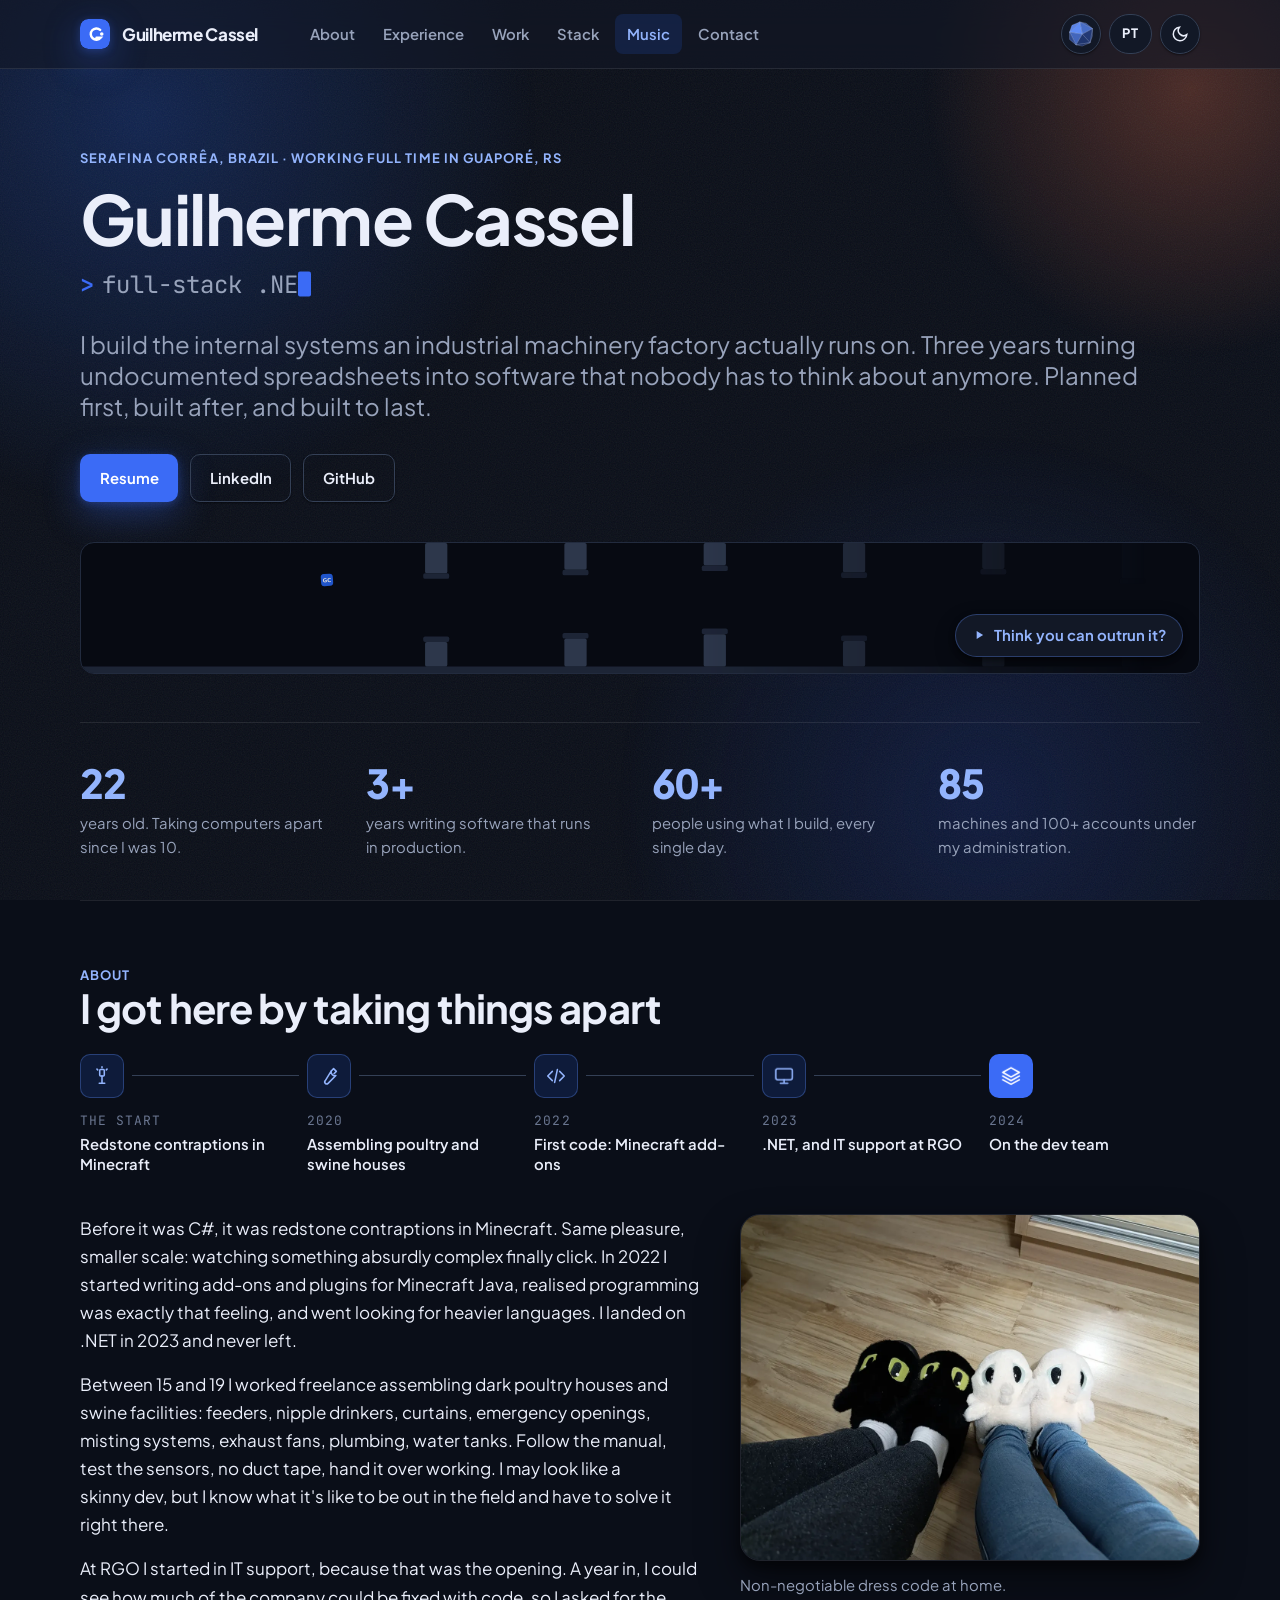
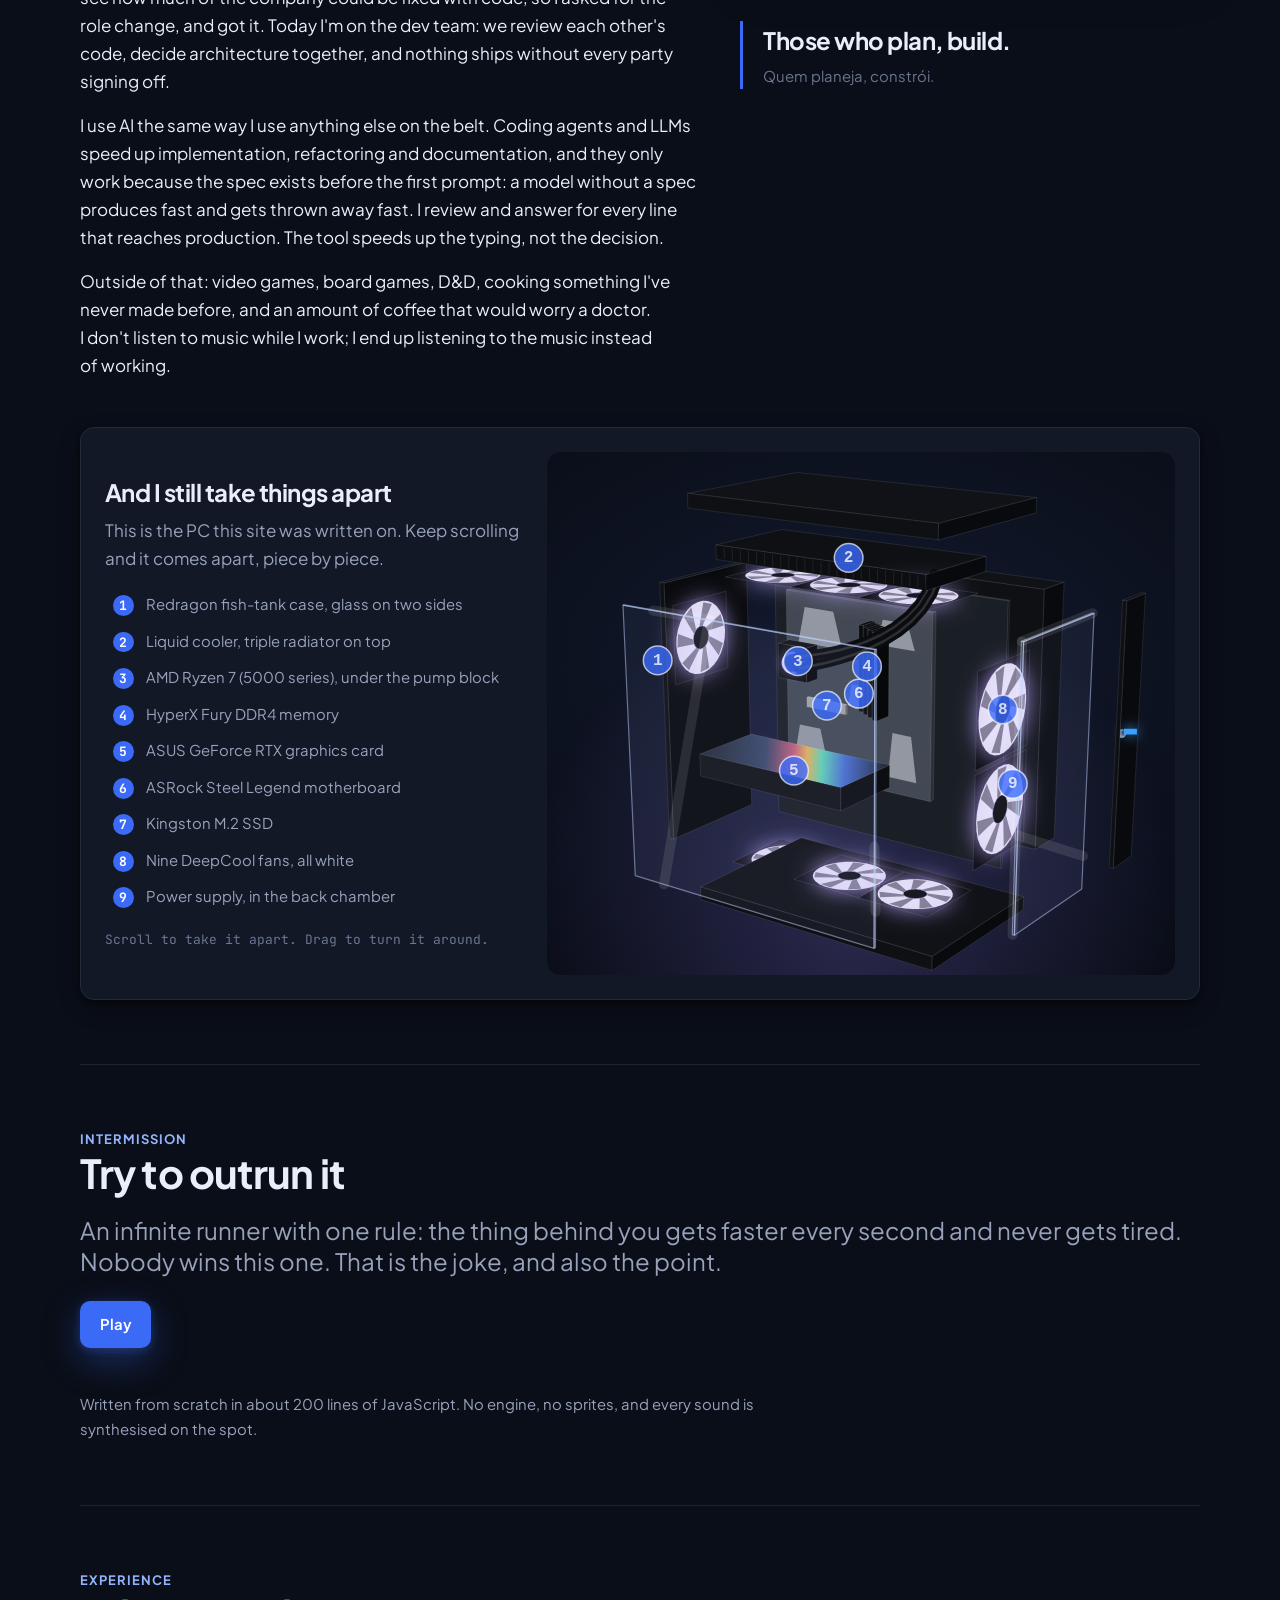
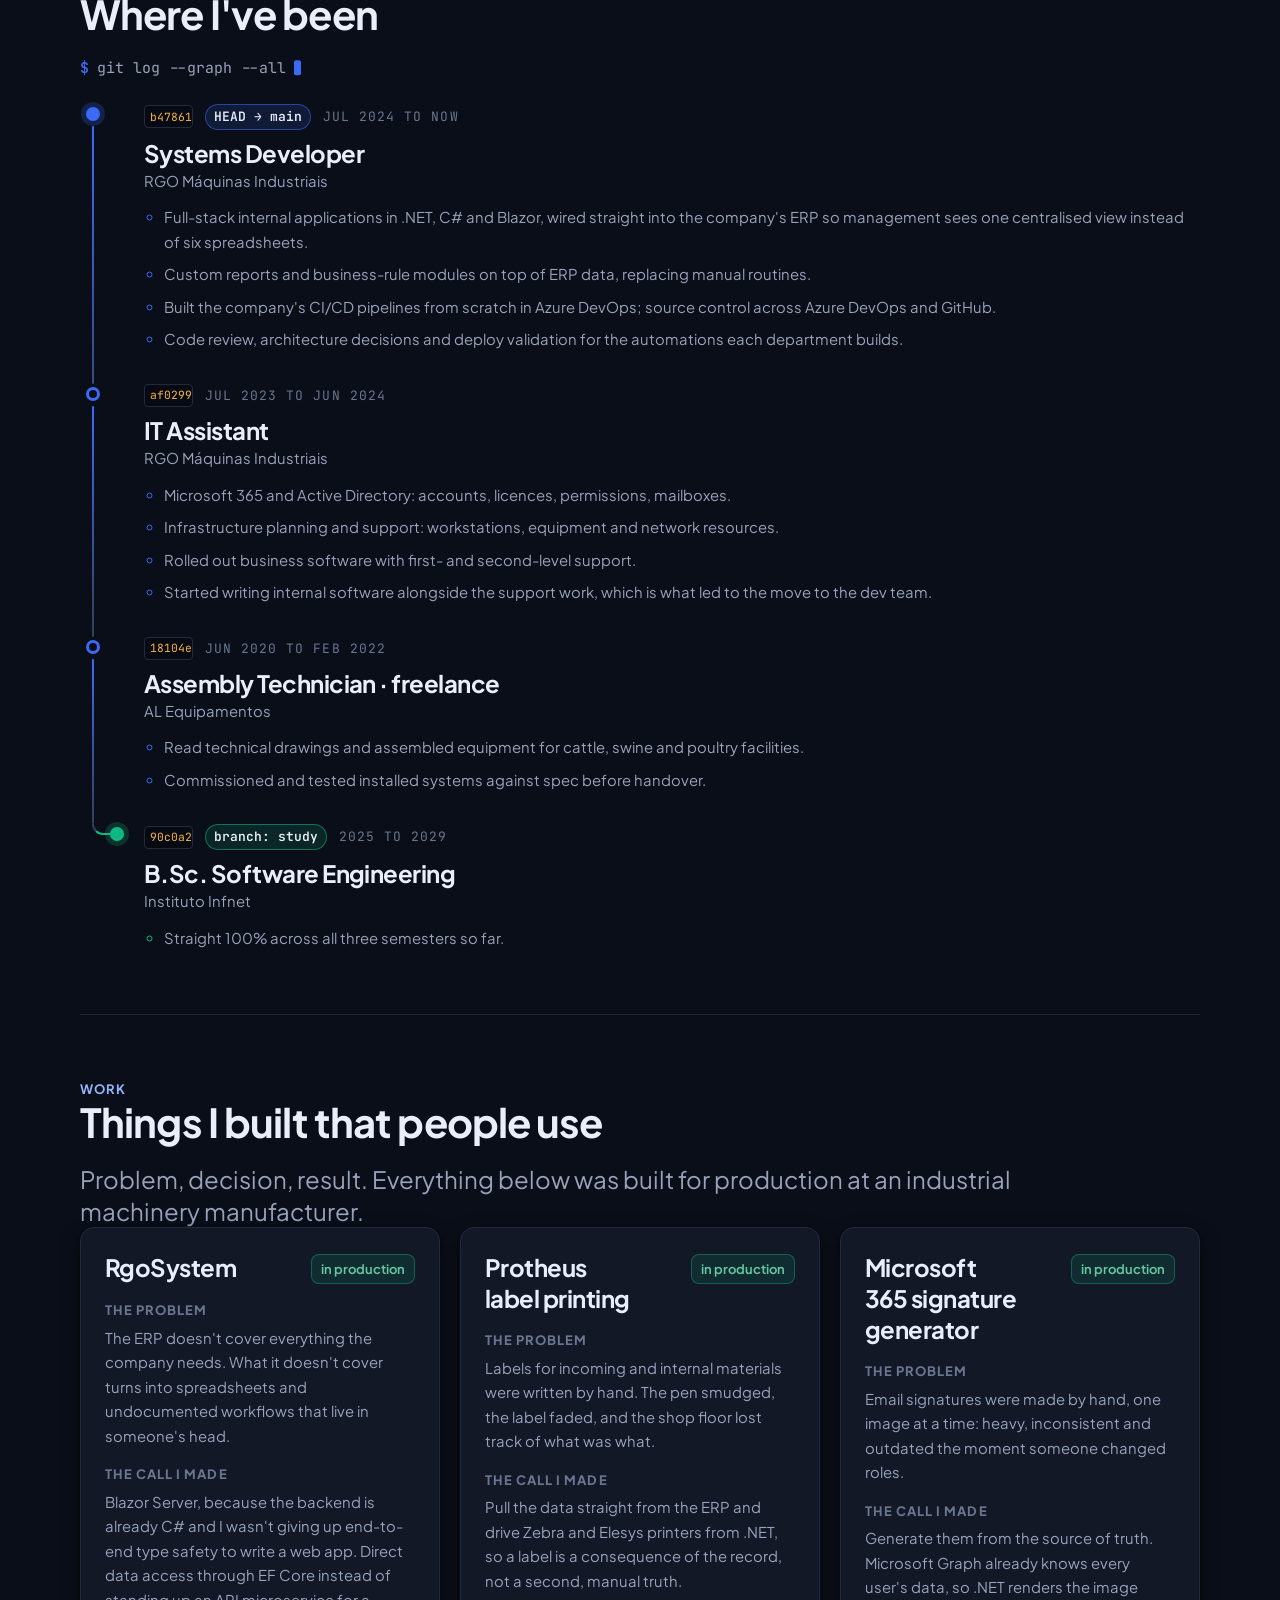
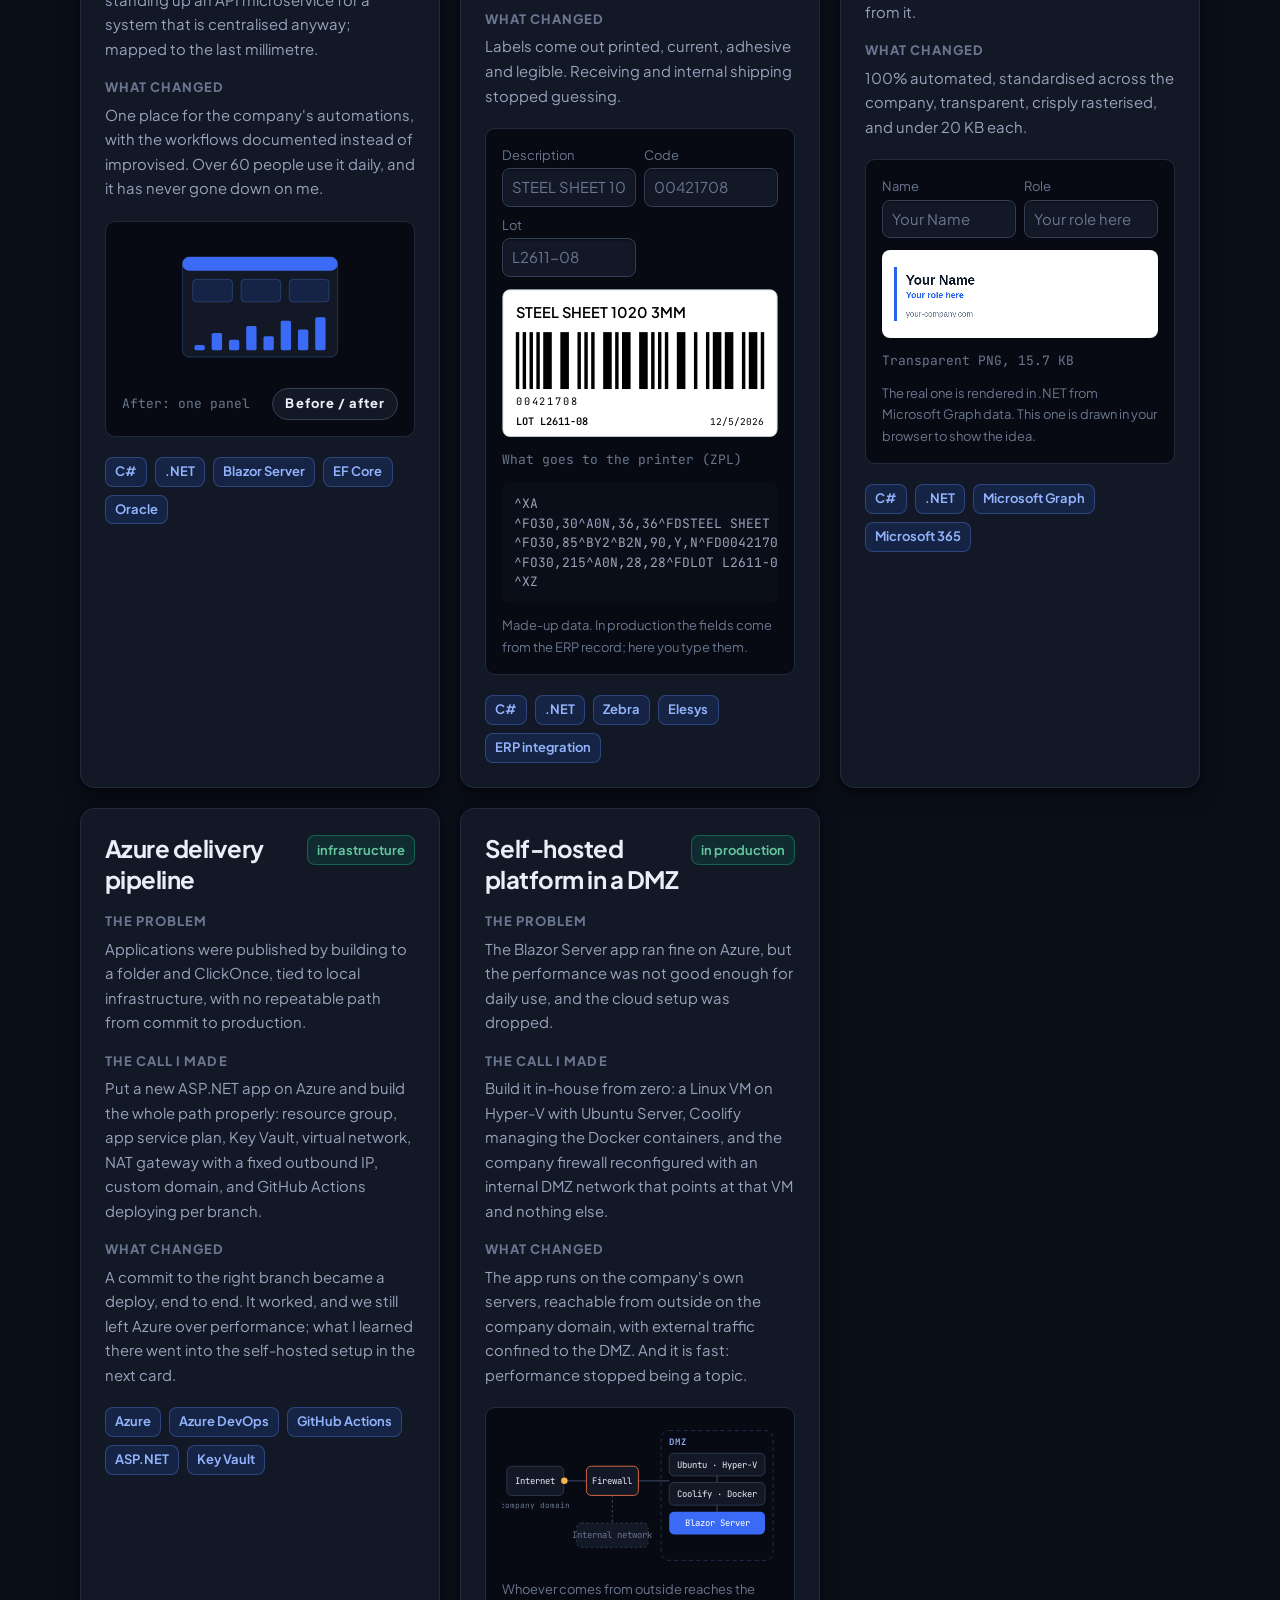
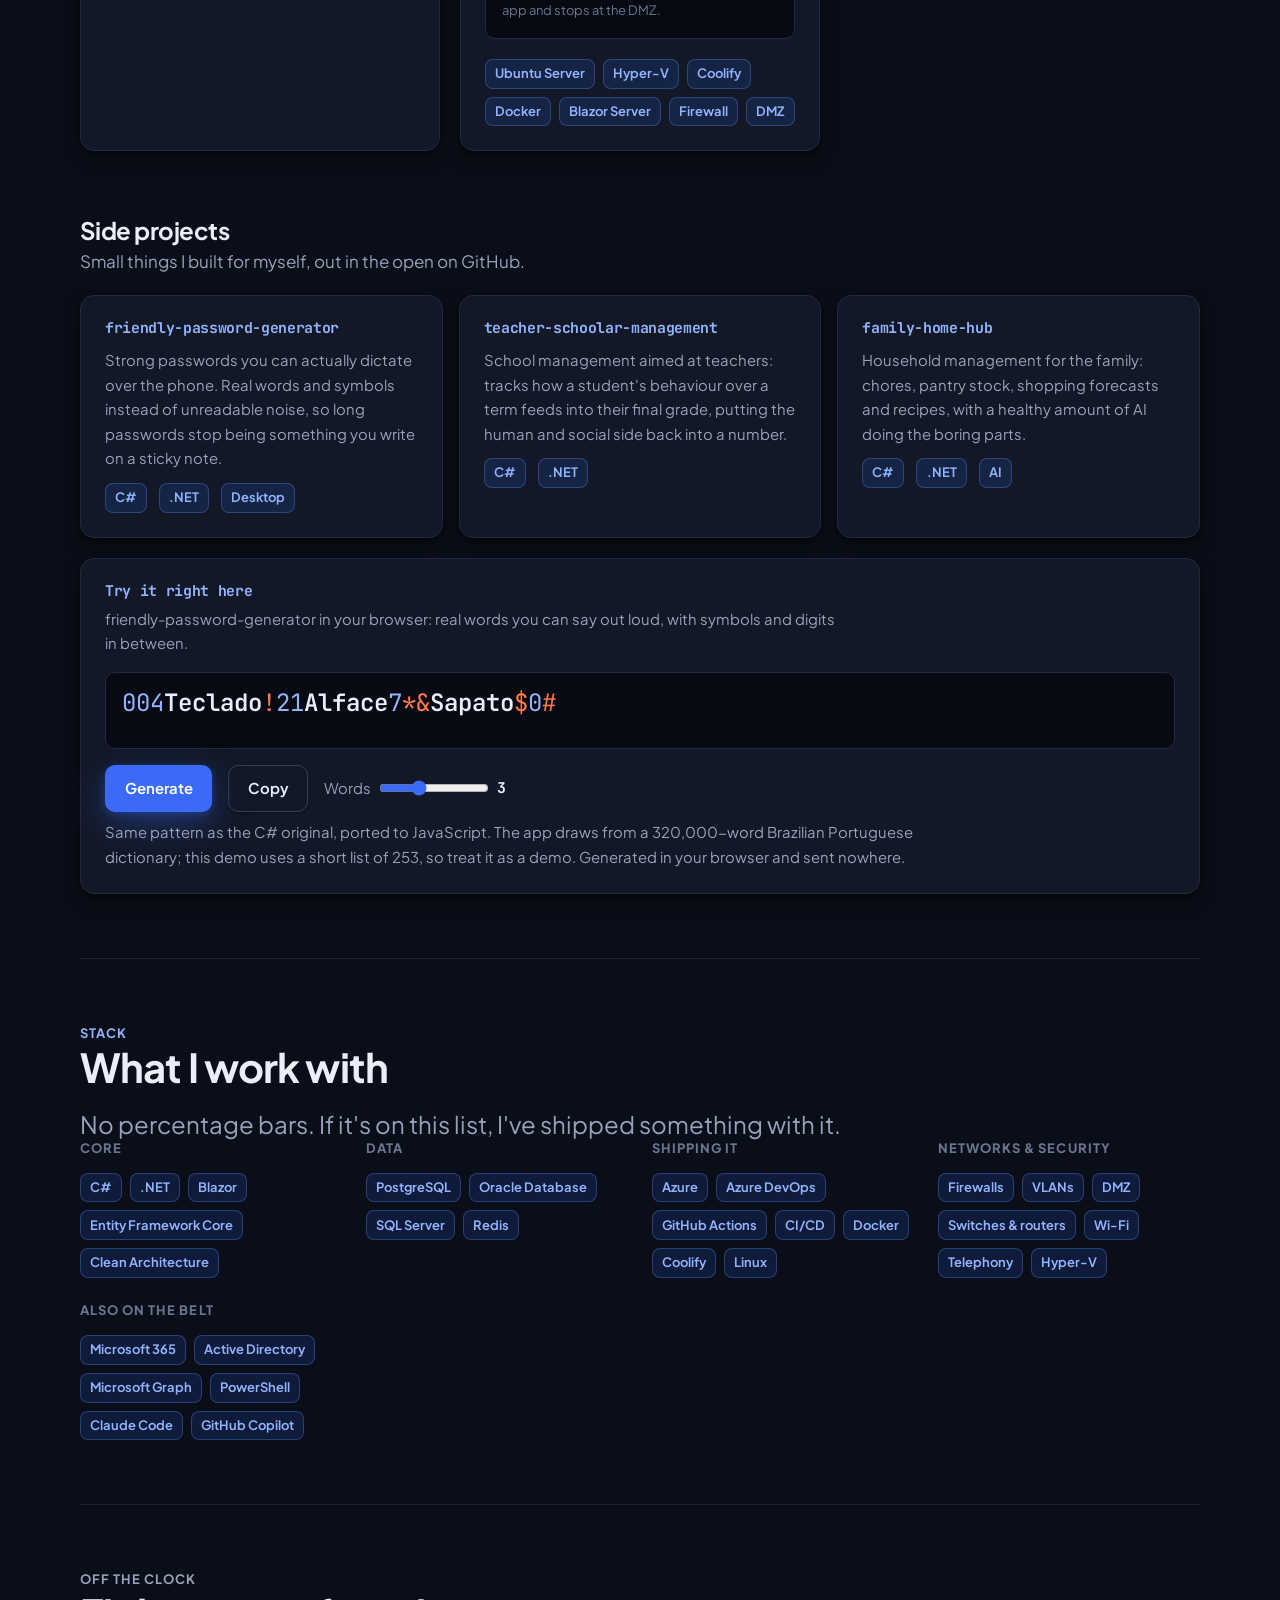
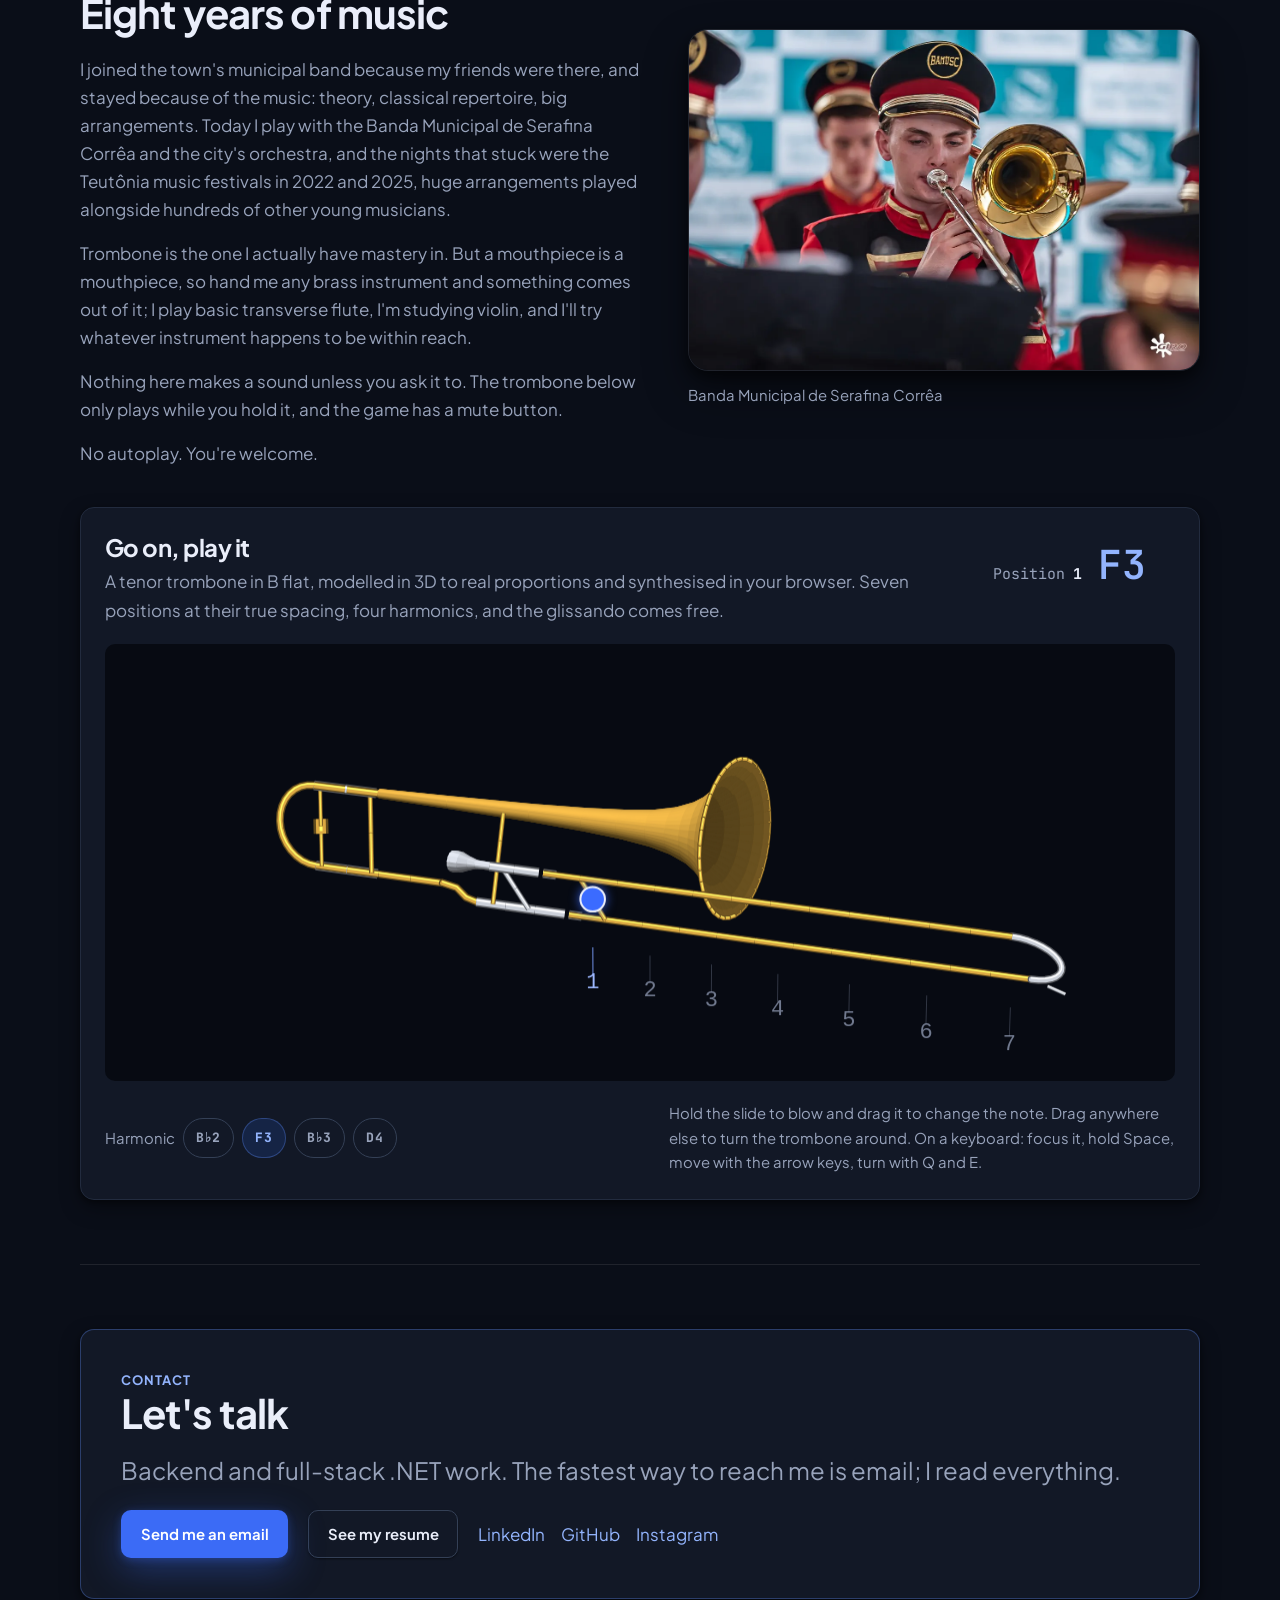
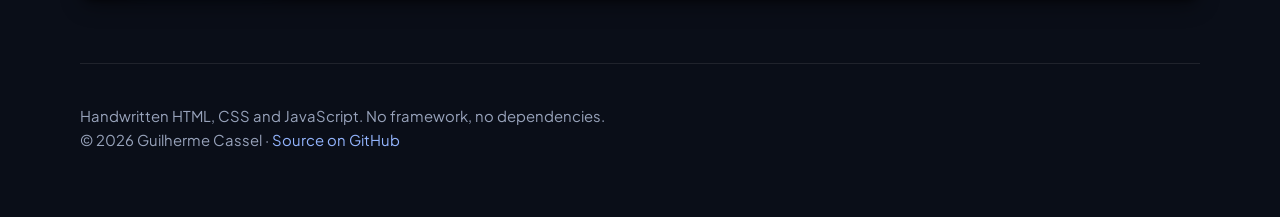
<file: index.html>
<!doctype html>
<!-- GERADO por build.mjs a partir de src/index.html e content/en.json. Não edite este arquivo: edite a origem e rode "node build.mjs". -->
<html lang="en" data-lang="en">
<head>
<meta charset="utf-8">
<meta name="viewport" content="width=device-width, initial-scale=1">
<title>Guilherme Cassel · .NET Developer</title>
<meta name="description" content="Full-stack .NET developer. I build the internal systems an industrial machinery factory runs on: C#, Blazor, Entity Framework and a CI/CD pipeline I built from scratch.">
<link rel="canonical" href="https://guilhermecassel.com/">
<link rel="alternate" hreflang="en" href="https://guilhermecassel.com/">
<link rel="alternate" hreflang="pt-BR" href="https://guilhermecassel.com/pt/">
<link rel="alternate" hreflang="x-default" href="https://guilhermecassel.com/">
<meta name="theme-color" content="#0a0e18">

<meta property="og:type" content="website">
<meta property="og:url" content="https://guilhermecassel.com/">
<meta property="og:locale" content="en_US">
<meta property="og:title" content="Guilherme Cassel · .NET Developer">
<meta property="og:description" content="Full-stack .NET developer. I build the internal systems an industrial machinery factory runs on: C#, Blazor, Entity Framework and a CI/CD pipeline I built from scratch.">
<meta property="og:image" content="https://guilhermecassel.com/assets/img/og.png">
<meta name="twitter:card" content="summary_large_image">

<link rel="icon" href="/assets/img/favicon.svg" type="image/svg+xml">
<link rel="preconnect" href="https://fonts.googleapis.com">
<link rel="preconnect" href="https://fonts.gstatic.com" crossorigin>
<link href="https://fonts.googleapis.com/css2?family=Plus+Jakarta+Sans:wght@400;500;600;700;800&family=JetBrains+Mono:wght@400;600&display=swap" rel="stylesheet">
<link rel="stylesheet" href="/assets/css/tokens.css">
<link rel="stylesheet" href="/assets/css/system.css">
<link rel="stylesheet" href="/assets/css/site.css">

<script>
  (() => {
    const t = localStorage.getItem('tema');
    if (t === 'light' || t === 'dark') document.documentElement.dataset.theme = t;
    document.documentElement.classList.add('js');
  })();
</script>

<script type="application/ld+json">
{
  "@context": "https://schema.org",
  "@type": "Person",
  "name": "Guilherme Cassel",
  "jobTitle": ".NET Developer",
  "url": "https://guilhermecassel.com",
  "image": "https://guilhermecassel.com/assets/img/trombone.jpg",
  "sameAs": [
    "https://linkedin.com/in/guilhermecassel",
    "https://github.com/Guilherme-Cassel",
    "https://www.instagram.com/guilherme.cassel2004"
  ],
  "knowsAbout": ["C#", ".NET", "Blazor", "Entity Framework Core", "Azure DevOps", "CI/CD"],
  "address": { "@type": "PostalAddress", "addressRegion": "RS", "addressCountry": "BR" }
}
</script>
</head>

<body>

<div class="bg-layers" aria-hidden="true">
  <div class="blob blob--1"></div>
  <div class="blob blob--2"></div>
  <div class="blob blob--3"></div>
</div>
<div class="grain" aria-hidden="true"></div>

<div class="cursor" data-cursor aria-hidden="true"><span class="cursor__dot"></span></div>

<a class="skip" href="#main" data-t="ui.skipToContent">Skip to content</a>

<header class="topbar" data-topbar>
  <div class="topbar__inner">
    <a class="brandmark" href="#top" aria-label="Guilherme Cassel">
      <svg class="monogram" viewBox="0 0 32 32" aria-hidden="true">
        <rect width="32" height="32" rx="9" fill="var(--brand)"/>
        <path d="M21.5 11.6A6 6 0 1 0 22 20h-4.4" fill="none" stroke="#fff"
              stroke-width="2.6" stroke-linecap="round"/>
        <circle cx="23.2" cy="16" r="1.9" fill="#fff"/>
      </svg>
      <span class="brandmark__name">Guilherme<span class="brandmark__last"> Cassel</span></span>
    </a>

    <nav class="nav" aria-label="Main">
      <a href="#about"      data-t="nav.about">About</a>
      <a href="#experience" data-t="nav.experience">Experience</a>
      <a href="#work"       data-t="nav.work">Work</a>
      <a href="#stack"      data-t="nav.stack">Stack</a>
      <a href="#music"      data-t="nav.music">Music</a>
      <a href="#contact"    data-t="nav.contact">Contact</a>
    </nav>

    <div class="topbar__actions">
      <!-- O d20: rola e leva pra uma seção do site. (assets/js/segredos.js) -->
      <button class="d20" type="button" data-d20 data-label="eggs.roll" aria-label="Roll a d20">
        <svg viewBox="0 0 32 32" fill="none" stroke="currentColor" stroke-width="1.8" stroke-linejoin="round" aria-hidden="true">
          <path d="M16 2 28.1 9v14L16 30 3.9 23V9Z"/>
          <path d="M16 9.5 22.5 20.5h-13Z"/>
          <path d="M16 2v7.5M3.9 9 16 9.5 28.1 9M9.5 20.5 3.9 23M22.5 20.5 28.1 23M9.5 20.5 16 30l6.5-9.5M3.9 9l5.6 11.5M28.1 9l-5.6 11.5"/>
        </svg>
      </button>
      <a class="chip-btn" data-lang-toggle href="/pt/" hreflang="pt-BR" data-label="ui.langToggle" aria-label="Ler em português">
        <span data-t="ui.langShort">PT</span>
      </a>
      <button class="theme-toggle" data-theme-toggle type="button" data-label="ui.themeToggle" aria-label="Switch between light and dark">
        <svg class="icon-sun" viewBox="0 0 24 24" fill="none" stroke="currentColor" stroke-width="2" stroke-linecap="round">
          <circle cx="12" cy="12" r="4"/><path d="M12 2v2M12 20v2M2 12h2M20 12h2M4.9 4.9l1.4 1.4M17.7 17.7l1.4 1.4M19.1 4.9l-1.4 1.4M6.3 17.7l-1.4 1.4"/>
        </svg>
        <svg class="icon-moon" viewBox="0 0 24 24" fill="none" stroke="currentColor" stroke-width="2" stroke-linecap="round">
          <path d="M21 12.8A9 9 0 1 1 11.2 3a7 7 0 0 0 9.8 9.8Z"/>
        </svg>
      </button>
      <button class="chip-btn nav-toggle" data-nav-toggle type="button" data-label="ui.menu" aria-label="Menu" aria-expanded="false" aria-controls="mobile-nav">
        <svg viewBox="0 0 24 24" fill="none" stroke="currentColor" stroke-width="2" stroke-linecap="round">
          <path d="M4 7h16M4 12h16M4 17h16"/>
        </svg>
      </button>
    </div>
  </div>

  <nav class="mobile-nav" id="mobile-nav" data-mobile-nav hidden aria-label="Main"></nav>
</header>

<main id="main">
  <span id="top"></span>

  <section class="hero page">
    <p class="eyebrow" data-t="hero.kicker">Serafina Corrêa, Brazil · working full time in Guaporé, RS</p>

    <div class="hero__palco" data-palco>
      <div class="hero__trilho" data-trilho>
        <h1 class="hero__name" data-nome>
          <button class="tickle" data-tickle type="button" data-t="hero.name">Guilherme Cassel</button>
        </h1>
      </div>
    </div>

    <p class="hero__role" aria-hidden="true">
      <span class="hero__role-prefix">&gt;</span>
      <span class="hero__role-texto"><span data-typewriter>full-stack .NET developer</span><span class="caret" aria-hidden="true"></span></span>
    </p>

    <p class="lead hero__lead" data-t="hero.lead">I build the internal systems an industrial machinery factory actually runs on. Three years turning undocumented spreadsheets into software that nobody has to think about anymore. Planned first, built after, and built to last.</p>

    <div class="row hero__cta">
      <a class="btn btn--magnetic" data-cv href="/resume/">
        <span data-t="hero.ctaResume">Resume</span>
      </a>
      <a class="btn btn--ghost btn--magnetic" data-link="linkedin" href="https://linkedin.com/in/guilhermecassel" target="_blank" rel="noopener">
        <span data-t="hero.ctaPrimary">LinkedIn</span>
      </a>
      <a class="btn btn--ghost btn--magnetic" data-link="github" href="https://github.com/Guilherme-Cassel" target="_blank" rel="noopener">
        <span data-t="hero.ctaSecondary">GitHub</span>
      </a>
    </div>

    <!-- Uma janelinha onde o jogo se joga sozinho (assets/js/previa.js).
         Clicar leva pro jogo de verdade, lá embaixo. -->
    <a class="hero__previa" href="#jogo" data-previa data-label="game.previewLabel" aria-label="Play the game">
      <canvas aria-hidden="true"></canvas>
      <span class="hero__previa-chamada">
        <svg viewBox="0 0 24 24" aria-hidden="true"><path d="M8 5v14l11-7Z"/></svg>
        <span data-t="game.previewCta">Think you can outrun it?</span>
      </span>
    </a>
  </section>

  <section class="page stats-section" aria-label="Numbers">
    <div class="stats" data-stats><div class="stat"><p class="stat__value"><span data-count="22">22</span></p><p class="stat__label">years old. Taking computers apart since I was 10.</p></div><div class="stat"><p class="stat__value"><span data-count="3">3</span>+</p><p class="stat__label">years writing software that runs in production.</p></div><div class="stat"><p class="stat__value"><span data-count="60">60</span>+</p><p class="stat__label">people using what I build, every single day.</p></div><div class="stat"><p class="stat__value"><span data-count="85">85</span></p><p class="stat__label">machines and 100+ accounts under my administration.</p></div></div>
  </section>

  <section class="page" id="about">
    <p class="eyebrow" data-t="about.eyebrow">About</p>
    <h2 data-t="about.title">I got here by taking things apart</h2>

    <!-- A história em cinco paradas, pra quem não vai ler os parágrafos.
         Os desenhos ficam aqui; o texto de cada parada vem do JSON. -->
    <svg class="so-desenhos" aria-hidden="true">
      <symbol id="fase-redstone" viewBox="0 0 24 24"><path d="M12 12v8M9 20h6"/><rect x="9.500" y="5" width="5" height="7" rx="1"/><path d="M12 2v1M6.500 4.500l.8.8M17.500 4.500l-.8.8"/></symbol>
      <symbol id="fase-campo" viewBox="0 0 24 24"><path d="M14.500 6.500a4 4 0 0 0 5 5L11 20a2.100 2.100 0 0 1-3-3Z"/><path d="M14.500 6.500 17 4l3 3-2.500 2.500"/></symbol>
      <symbol id="fase-codigo" viewBox="0 0 24 24"><path d="m8 7-5 5 5 5M16 7l5 5-5 5M13.500 5l-3 14"/></symbol>
      <symbol id="fase-suporte" viewBox="0 0 24 24"><rect x="3" y="4" width="18" height="12" rx="2"/><path d="M8 20h8M12 16v4"/></symbol>
      <symbol id="fase-dev" viewBox="0 0 24 24"><path d="m12 3 9 5-9 5-9-5Z"/><path d="m3 12 9 5 9-5M3 16l9 5 9-5"/></symbol>
    </svg>
    <ol class="fases" data-fases><li class="fase"><svg class="fase__icone" viewBox="0 0 24 24" aria-hidden="true"><use href="#fase-redstone"/></svg><span class="fase__quando">The start</span><span class="fase__nome">Redstone contraptions in Minecraft</span></li><li class="fase"><svg class="fase__icone" viewBox="0 0 24 24" aria-hidden="true"><use href="#fase-campo"/></svg><span class="fase__quando">2020</span><span class="fase__nome">Assembling poultry and swine houses</span></li><li class="fase"><svg class="fase__icone" viewBox="0 0 24 24" aria-hidden="true"><use href="#fase-codigo"/></svg><span class="fase__quando">2022</span><span class="fase__nome">First code: Minecraft add-ons</span></li><li class="fase"><svg class="fase__icone" viewBox="0 0 24 24" aria-hidden="true"><use href="#fase-suporte"/></svg><span class="fase__quando">2023</span><span class="fase__nome">.NET, and IT support at RGO</span></li><li class="fase"><svg class="fase__icone" viewBox="0 0 24 24" aria-hidden="true"><use href="#fase-dev"/></svg><span class="fase__quando">2024</span><span class="fase__nome">On the dev team</span></li></ol>

    <div class="about">
      <div class="about__text" data-about-text><p>Before it was C#, it was redstone contraptions in Minecraft. Same pleasure, smaller scale: watching something absurdly complex finally click. In 2022 I started writing add-ons and plugins for Minecraft Java, realised programming was exactly that feeling, and went looking for heavier languages. I landed on .NET in 2023 and never left.</p><p>Between 15 and 19 I worked freelance assembling dark poultry houses and swine facilities: feeders, nipple drinkers, curtains, emergency openings, misting systems, exhaust fans, plumbing, water tanks. Follow the manual, test the sensors, no duct tape, hand it over working. I may look like a skinny dev, but I know what it's like to be out in the field and have to solve it right there.</p><p>At RGO I started in IT support, because that was the opening. A year in, I could see how much of the company could be fixed with code, so I asked for the role change, and got it. Today I'm on the dev team: we review each other's code, decide architecture together, and nothing ships without every party signing off.</p><p>I use AI the same way I use anything else on the belt. Coding agents and LLMs speed up implementation, refactoring and documentation, and they only work because the spec exists before the first prompt: a model without a spec produces fast and gets thrown away fast. I review and answer for every line that reaches production. The tool speeds up the typing, not the decision.</p><p>Outside of that: video games, board games, D&amp;D, cooking something I've never made before, and an amount of coffee that would worry a doctor. I don't listen to music while I work; I end up listening to the music instead of working.</p></div>
      <aside class="about__aside">
        <figure class="photo photo--soft">
          <picture>
            <source srcset="/assets/img/pantufas.webp" type="image/webp">
            <img src="/assets/img/pantufas.jpg" width="1200" height="904"
                 loading="lazy" decoding="async" data-alt="personal.photoAlt" data-title="personal.photoTitle" alt="Two pairs of feet side by side in plush slippers, one black and one white, on a wooden floor." title="Minha princesa Estela">
          </picture>
          <figcaption data-t="personal.photoCaption">Non-negotiable dress code at home.</figcaption>
        </figure>
        <blockquote class="motto">
          <p data-t="about.motto">Those who plan, build.</p>
          <cite data-t="about.mottoOriginal">Quem planeja, constrói.</cite>
        </blockquote>
      </aside>
    </div>

    <!-- O PC de verdade, que se desmonta conforme a página rola.
         Quem desenha é o assets/js/pc.js, baixado sob demanda. -->
    <div class="pc card" data-pc>
      <div class="pc__texto">
        <h3 data-t="pc.title">And I still take things apart</h3>
        <p class="muted" data-t="pc.lead">This is the PC this site was written on. Keep scrolling and it comes apart, piece by piece.</p>
        <ol class="pc__pecas" data-pc-pecas></ol>
        <p class="pc__dica" data-t="pc.hint">Scroll to take it apart. Drag to turn it around.</p>
      </div>
      <canvas class="pc__tela" data-pc-tela tabindex="0" role="img" data-label="pc.alt" aria-label="A 3D drawing of a glass-panel PC case that comes apart into its parts as the page scrolls"></canvas>
    </div>
  </section>

  <section class="page" id="jogo">
    <p class="eyebrow" data-t="game.eyebrow">Intermission</p>
    <h2 data-t="game.title">Try to outrun it</h2>
    <p class="lead" data-t="game.lead">An infinite runner with one rule: the thing behind you gets faster every second and never gets tired. Nobody wins this one. That is the joke, and also the point.</p>

    <p class="jogo__acao">
      <button class="btn btn--magnetic" type="button" data-jogo-abrir>
        <span data-t="game.play">Play</span>
      </button>
    </p>

    <div class="jogo__palco" data-jogo-palco>
      <div class="jogo__tela">
        <canvas data-jogo-canvas tabindex="0" role="img" data-label="game.title" aria-label="Try to outrun it"></canvas>

        <div class="jogo__hud">
          <span><span data-t="game.score">Score</span> <b data-jogo-pontos>0</b></span>
          <span><span data-t="game.best">Best</span> <b data-jogo-recorde>0</b></span>
          <span class="jogo__modo" data-t="game.hard">HARD</span>
          <button class="jogo__som" type="button" data-jogo-som
                  data-label="game.soundToggle" aria-label="Sound on or off" aria-pressed="true">
            <svg viewBox="0 0 24 24" fill="none" stroke="currentColor" stroke-width="2" stroke-linecap="round" stroke-linejoin="round">
              <path d="M11 5 6 9H3v6h3l5 4z"/>
              <path class="jogo__som-ondas" d="M15.5 8.5a5 5 0 0 1 0 7M18.5 5.5a9 9 0 0 1 0 13"/>
              <path class="jogo__som-corte" d="m16 9 5 6M21 9l-5 6"/>
            </svg>
          </button>
        </div>

        <p class="jogo__dica" data-t="game.hint">Space, click or tap to flap</p>

        <div class="jogo__aviso" data-jogo-aviso hidden>
          <p data-jogo-mensagem></p>
          <button class="btn" type="button" data-jogo-reiniciar>
            <span data-t="game.again">Try again</span>
          </button>
        </div>
      </div>
    </div>

    <p class="muted jogo__nota" data-t="game.footnote">Written from scratch in about 200 lines of JavaScript. No engine, no sprites, and every sound is synthesised on the spot.</p>
  </section>

  <section class="page" id="experience">
    <p class="eyebrow" data-t="experience.eyebrow">Experience</p>
    <h2 data-t="experience.title">Where I've been</h2>
    <!-- A experiência como um git log: o comando em cima, os commits embaixo. -->
    <p class="historico__comando" aria-hidden="true">
      <span class="historico__cifrao">$</span>
      <span data-t="experience.command">git log --graph --all</span><span class="caret"></span>
    </p>
    <ol class="historico" data-timeline><li class="commit is-current"><div class="commit__topo"><code class="commit__hash">b47861f</code><span class="commit__ref">HEAD → main</span><span class="commit__data">Jul 2024 to now</span></div><h3>Systems Developer</h3><p class="timeline__meta">RGO Máquinas Industriais</p><ul class="timeline__bullets"><li>Full-stack internal applications in .NET, C# and Blazor, wired straight into the company's ERP so management sees one centralised view instead of six spreadsheets.</li><li>Custom reports and business-rule modules on top of ERP data, replacing manual routines.</li><li>Built the company's CI/CD pipelines from scratch in Azure DevOps; source control across Azure DevOps and GitHub.</li><li>Code review, architecture decisions and deploy validation for the automations each department builds.</li></ul></li><li class="commit"><div class="commit__topo"><code class="commit__hash">af02993</code><span class="commit__data">Jul 2023 to Jun 2024</span></div><h3>IT Assistant</h3><p class="timeline__meta">RGO Máquinas Industriais</p><ul class="timeline__bullets"><li>Microsoft 365 and Active Directory: accounts, licences, permissions, mailboxes.</li><li>Infrastructure planning and support: workstations, equipment and network resources.</li><li>Rolled out business software with first- and second-level support.</li><li>Started writing internal software alongside the support work, which is what led to the move to the dev team.</li></ul></li><li class="commit"><div class="commit__topo"><code class="commit__hash">18104e4</code><span class="commit__data">Jun 2020 to Feb 2022</span></div><h3>Assembly Technician · freelance</h3><p class="timeline__meta">AL Equipamentos</p><ul class="timeline__bullets"><li>Read technical drawings and assembled equipment for cattle, swine and poultry facilities.</li><li>Commissioned and tested installed systems against spec before handover.</li></ul></li><li class="commit is-current commit--ramo"><div class="commit__topo"><code class="commit__hash">90c0a2b</code><span class="commit__ref">branch: study</span><span class="commit__data">2025 to 2029</span></div><h3>B.Sc. Software Engineering</h3><p class="timeline__meta">Instituto Infnet</p><ul class="timeline__bullets"><li>Straight 100% across all three semesters so far.</li></ul></li></ol>
  </section>

  <section class="page" id="work">
    <p class="eyebrow" data-t="projects.eyebrow">Work</p>
    <h2 data-t="projects.title">Things I built that people use</h2>
    <p class="lead" data-t="projects.lead">Problem, decision, result. Everything below was built for production at an industrial machinery manufacturer.</p>

    <div class="work" data-work><article class="card card--interactive work-card"><div class="work-card__head"><h3>RgoSystem</h3><span class="badge badge--live">in production</span></div><dl><div><dt>The problem</dt><dd>The ERP doesn't cover everything the company needs. What it doesn't cover turns into spreadsheets and undocumented workflows that live in someone's head.</dd></div><div><dt>The call I made</dt><dd>Blazor Server, because the backend is already C# and I wasn't giving up end-to-end type safety to write a web app. Direct data access through EF Core instead of standing up an API microservice for a system that is centralised anyway; mapped to the last millimetre.</dd></div><div><dt>What changed</dt><dd>One place for the company's automations, with the workflows documented instead of improvised. Over 60 people use it daily, and it has never gone down on me.</dd></div></dl><div class="work-card__demo" data-demo="sheets"></div><div class="row"><span class="badge">C#</span><span class="badge">.NET</span><span class="badge">Blazor Server</span><span class="badge">EF Core</span><span class="badge">Oracle</span></div></article><article class="card card--interactive work-card"><div class="work-card__head"><h3>Protheus label printing</h3><span class="badge badge--live">in production</span></div><dl><div><dt>The problem</dt><dd>Labels for incoming and internal materials were written by hand. The pen smudged, the label faded, and the shop floor lost track of what was what.</dd></div><div><dt>The call I made</dt><dd>Pull the data straight from the ERP and drive Zebra and Elesys printers from .NET, so a label is a consequence of the record, not a second, manual truth.</dd></div><div><dt>What changed</dt><dd>Labels come out printed, current, adhesive and legible. Receiving and internal shipping stopped guessing.</dd></div></dl><div class="work-card__demo" data-demo="label"></div><div class="row"><span class="badge">C#</span><span class="badge">.NET</span><span class="badge">Zebra</span><span class="badge">Elesys</span><span class="badge">ERP integration</span></div></article><article class="card card--interactive work-card"><div class="work-card__head"><h3>Microsoft 365 signature generator</h3><span class="badge badge--live">in production</span></div><dl><div><dt>The problem</dt><dd>Email signatures were made by hand, one image at a time: heavy, inconsistent and outdated the moment someone changed roles.</dd></div><div><dt>The call I made</dt><dd>Generate them from the source of truth. Microsoft Graph already knows every user's data, so .NET renders the image from it.</dd></div><div><dt>What changed</dt><dd>100% automated, standardised across the company, transparent, crisply rasterised, and under 20 KB each.</dd></div></dl><div class="work-card__demo" data-demo="signature"></div><div class="row"><span class="badge">C#</span><span class="badge">.NET</span><span class="badge">Microsoft Graph</span><span class="badge">Microsoft 365</span></div></article><article class="card card--interactive work-card"><div class="work-card__head"><h3>Azure delivery pipeline</h3><span class="badge badge--live">infrastructure</span></div><dl><div><dt>The problem</dt><dd>Applications were published by building to a folder and ClickOnce, tied to local infrastructure, with no repeatable path from commit to production.</dd></div><div><dt>The call I made</dt><dd>Put a new ASP.NET app on Azure and build the whole path properly: resource group, app service plan, Key Vault, virtual network, NAT gateway with a fixed outbound IP, custom domain, and GitHub Actions deploying per branch.</dd></div><div><dt>What changed</dt><dd>A commit to the right branch became a deploy, end to end. It worked, and we still left Azure over performance; what I learned there went into the self-hosted setup in the next card.</dd></div></dl><div class="row"><span class="badge">Azure</span><span class="badge">Azure DevOps</span><span class="badge">GitHub Actions</span><span class="badge">ASP.NET</span><span class="badge">Key Vault</span></div></article><article class="card card--interactive work-card"><div class="work-card__head"><h3>Self-hosted platform in a DMZ</h3><span class="badge badge--live">in production</span></div><dl><div><dt>The problem</dt><dd>The Blazor Server app ran fine on Azure, but the performance was not good enough for daily use, and the cloud setup was dropped.</dd></div><div><dt>The call I made</dt><dd>Build it in-house from zero: a Linux VM on Hyper-V with Ubuntu Server, Coolify managing the Docker containers, and the company firewall reconfigured with an internal DMZ network that points at that VM and nothing else.</dd></div><div><dt>What changed</dt><dd>The app runs on the company's own servers, reachable from outside on the company domain, with external traffic confined to the DMZ. And it is fast: performance stopped being a topic.</dd></div></dl><div class="work-card__demo" data-demo="net"></div><div class="row"><span class="badge">Ubuntu Server</span><span class="badge">Hyper-V</span><span class="badge">Coolify</span><span class="badge">Docker</span><span class="badge">Blazor Server</span><span class="badge">Firewall</span><span class="badge">DMZ</span></div></article></div>

    <h3 class="side__title" data-t="projects.sideTitle">Side projects</h3>
    <p class="muted" data-t="projects.sideLead">Small things I built for myself, out in the open on GitHub.</p>
    <div class="side" data-side><a class="card card--interactive side-card" href="https://github.com/Guilherme-Cassel/friendly-password-generator" target="_blank" rel="noopener"><h4>friendly-password-generator</h4><p>Strong passwords you can actually dictate over the phone. Real words and symbols instead of unreadable noise, so long passwords stop being something you write on a sticky note.</p><div class="row"><span class="badge">C#</span><span class="badge">.NET</span><span class="badge">Desktop</span></div></a><a class="card card--interactive side-card" href="https://github.com/Guilherme-Cassel/teacher-schoolar-management" target="_blank" rel="noopener"><h4>teacher-schoolar-management</h4><p>School management aimed at teachers: tracks how a student's behaviour over a term feeds into their final grade, putting the human and social side back into a number.</p><div class="row"><span class="badge">C#</span><span class="badge">.NET</span></div></a><a class="card card--interactive side-card" href="https://github.com/Guilherme-Cassel/family-home-hub" target="_blank" rel="noopener"><h4>family-home-hub</h4><p>Household management for the family: chores, pantry stock, shopping forecasts and recipes, with a healthy amount of AI doing the boring parts.</p><div class="row"><span class="badge">C#</span><span class="badge">.NET</span><span class="badge">AI</span></div></a></div>

    <!-- O friendly-password-generator pra experimentar aqui mesmo.
         Comportamento em assets/js/senha.js, baixado sob demanda. -->
    <div class="senha card" data-senha>
      <h4 data-t="password.title">Try it right here</h4>
      <p class="muted" data-t="password.lead">friendly-password-generator in your browser: real words you can say out loud, with symbols and digits in between.</p>
      <output class="senha__saida" data-senha-saida aria-live="polite"></output>
      <div class="row senha__acoes">
        <button class="btn" type="button" data-senha-gerar><span data-t="password.generate">Generate</span></button>
        <button class="btn btn--ghost" type="button" data-senha-copiar disabled><span data-t="password.copy">Copy</span></button>
        <label class="senha__palavras">
          <span data-t="password.words">Words</span>
          <input type="range" min="2" max="5" step="1" value="3" data-senha-palavras>
          <b data-senha-n>3</b>
        </label>
      </div>
      <p class="muted senha__nota" data-t="password.footnote">Same pattern as the C# original, ported to JavaScript. The app draws from a 320,000-word Brazilian Portuguese dictionary; this demo uses a short list of 253, so treat it as a demo. Generated in your browser and sent nowhere.</p>
    </div>
  </section>

  <section class="page" id="stack">
    <p class="eyebrow" data-t="stack.eyebrow">Stack</p>
    <h2 data-t="stack.title">What I work with</h2>
    <p class="lead" data-t="stack.lead">No percentage bars. If it's on this list, I've shipped something with it.</p>
    <div class="stack-groups" data-stack><div class="stack-group"><h3>Core</h3><div class="row"><span class="badge">C#</span><span class="badge">.NET</span><span class="badge">Blazor</span><span class="badge">Entity Framework Core</span><span class="badge">Clean Architecture</span></div></div><div class="stack-group"><h3>Data</h3><div class="row"><span class="badge">PostgreSQL</span><span class="badge">Oracle Database</span><span class="badge">SQL Server</span><span class="badge">Redis</span></div></div><div class="stack-group"><h3>Shipping it</h3><div class="row"><span class="badge">Azure</span><span class="badge">Azure DevOps</span><span class="badge">GitHub Actions</span><span class="badge">CI/CD</span><span class="badge">Docker</span><span class="badge">Coolify</span><span class="badge">Linux</span></div></div><div class="stack-group"><h3>Networks &amp; security</h3><div class="row"><span class="badge">Firewalls</span><span class="badge">VLANs</span><span class="badge">DMZ</span><span class="badge">Switches &amp; routers</span><span class="badge">Wi-Fi</span><span class="badge">Telephony</span><span class="badge">Hyper-V</span></div></div><div class="stack-group"><h3>Also on the belt</h3><div class="row"><span class="badge">Microsoft 365</span><span class="badge">Active Directory</span><span class="badge">Microsoft Graph</span><span class="badge">PowerShell</span><span class="badge">Claude Code</span><span class="badge">GitHub Copilot</span></div></div></div>
  </section>

  <section class="page" id="music">
    <div class="music">
      <div class="music__text">
        <p class="eyebrow" data-t="music.eyebrow">Off the clock</p>
        <h2 data-t="music.title">Eight years of music</h2>
        <div data-music-text><p>I joined the town's municipal band because my friends were there, and stayed because of the music: theory, classical repertoire, big arrangements. Today I play with the Banda Municipal de Serafina Corrêa and the city's orchestra, and the nights that stuck were the Teutônia music festivals in 2022 and 2025, huge arrangements played alongside hundreds of other young musicians.</p><p>Trombone is the one I actually have mastery in. But a mouthpiece is a mouthpiece, so hand me any brass instrument and something comes out of it; I play basic transverse flute, I'm studying violin, and I'll try whatever instrument happens to be within reach.</p><p>Nothing here makes a sound unless you ask it to. The trombone below only plays while you hold it, and the game has a mute button.</p><p>No autoplay. You're welcome.</p></div>
      </div>
      <figure class="photo">
        <picture>
          <source srcset="/assets/img/trombone.webp" type="image/webp">
          <img src="/assets/img/trombone.jpg" width="1191" height="795"
               loading="lazy" decoding="async" data-alt="music.photoAlt" alt="Guilherme playing trombone with the Banda Municipal, in uniform" title="Guilherme playing trombone with the Banda Municipal, in uniform">
        </picture>
        <figcaption data-t="music.photoCaption">Banda Municipal de Serafina Corrêa</figcaption>
      </figure>
    </div>

    <!-- O trombone tocável. O comportamento mora em assets/js/trombone.js,
         que só é baixado quando esta seção chega perto da tela. -->
    <div class="trombone card" data-trombone>
      <div class="trombone__topo">
        <div>
          <h3 data-t="trombone.title">Go on, play it</h3>
          <p class="muted" data-t="trombone.lead">A tenor trombone in B flat, modelled in 3D to real proportions and synthesised in your browser. Seven positions at their true spacing, four harmonics, and the glissando comes free.</p>
        </div>
        <p class="trombone__leitura" aria-live="off">
          <span data-t="trombone.position">Position</span> <b data-trombone-posicao>1</b>
          <span class="trombone__nota" data-trombone-nota>F3</span>
        </p>
      </div>

      <div class="trombone__vara" data-trombone-vara role="slider" tabindex="0"
           aria-valuemin="1" aria-valuemax="7" aria-valuenow="1" data-label="trombone.slide" aria-label="Trombone slide">
        <!-- Um trombone tenor visto de lado, com a anatomia de verdade:
             bocal -> tubo interno de baixo -> vara externa (a que anda) ->
             tubo interno de cima -> volta de afinação, lá atrás -> campana,
             que aponta pra frente.

             A regra de quem toca: na 3ª posição a mão chega na borda da
             campana. Por isso a borda fica em x=252, que é exatamente onde
             a travessa da mão (x=196 na 1ª) está depois de andar duas
             posições de 28. Os números das posições ficam embaixo da mão. -->
        <svg viewBox="0 0 660 190" aria-hidden="true">
          <defs>
            <linearGradient id="trombone-latao" x1="0" y1="0" x2="0" y2="1">
              <stop offset="0" stop-color="#ffe7a0"/><stop offset="0.38" stop-color="#e9b84e"/>
              <stop offset="0.78" stop-color="#b98522"/><stop offset="1" stop-color="#7c5710"/>
            </linearGradient>
            <radialGradient id="trombone-dentro" cx="0.35" cy="0.5" r="0.7">
              <stop offset="0" stop-color="#1b1202"/><stop offset="0.7" stop-color="#6b4a10"/><stop offset="1" stop-color="#c9952f"/>
            </radialGradient>
          </defs>

          <!-- a parte que não se mexe -->
          <g class="trombone__fixo">
            <!-- seção da campana: sai do tubo de cima, dá a volta de afinação e vem pra frente -->
            <path class="trombone__latao" d="M150 96 H70 A28 28 0 0 1 70 40 H146"/>
            <path class="trombone__reflexo" d="M72 37.500 H144 M72 93.500 H146"/>
            <!-- o cone da campana, abrindo até a borda -->
            <path class="trombone__campana" d="M140 36.500 C192 35 228 27 252 5 L252 75 C228 53 192 45 140 43.500 Z"/>
            <path class="trombone__reflexo" d="M144 38 C192 36.500 226 30 247 12"/>
            <!-- a boca, vista um pouco de lado: a borda, o interior e a garganta -->
            <ellipse class="trombone__boca" cx="252" cy="40" rx="11" ry="35"/>
            <ellipse class="trombone__garganta" cx="249" cy="40" rx="5" ry="16"/>
            <!-- travessa que une os dois tubos da seção da campana -->
            <path class="trombone__travessa" d="M104 40 V96"/>

            <!-- tubos internos da vara: são cromados, e é o que aparece quando ela sai -->
            <path d="M150 96 H392"/>
            <path d="M120 152 H392"/>
            <path class="trombone__travessa trombone__travessa--cromo" d="M162 96 V152"/>
            <!-- as luvas onde a vara encaixa -->
            <path class="trombone__luva" d="M144 96 H160 M144 152 H160"/>
            <!-- bocal: a taça, a borda onde o lábio encosta e a haste -->
            <path class="trombone__bocal" d="M122 149 L101 142 V162 L122 155 Z"/>
            <path class="trombone__bocal-borda" d="M100 140 V164"/>
          </g>

          <!-- a vara externa: é este grupo que anda -->
          <g class="trombone__movel">
            <path d="M176 96 H420 A28 28 0 0 1 420 152 H176"/>
            <path class="trombone__reflexo" d="M178 93 H420 A31 31 0 0 1 447 108"/>
            <path class="trombone__reflexo" d="M178 149 H418"/>
            <!-- a travessa que a mão segura, e a chave d'água na curva -->
            <path class="trombone__trava" d="M196 96 V152"/>
            <path class="trombone__chave" d="M424 158 L437 166"/>
            <circle class="trombone__pega" cx="196" cy="124" r="9"/>
          </g>

          <!-- as sete posições -->
          <g class="trombone__marcas">
            <text x="196" y="186">1</text><text x="224" y="186">2</text><text x="252" y="186">3</text>
            <text x="280" y="186">4</text><text x="308" y="186">5</text><text x="336" y="186">6</text>
            <text x="364" y="186">7</text>
          </g>
        </svg>
      </div>

      <div class="trombone__base">
        <div class="trombone__parciais" role="group" data-label="trombone.partials" aria-label="Harmonic">
          <span class="muted" data-t="trombone.partials">Harmonic</span>
          <button type="button" class="chip-btn" data-trombone-parcial="0">B♭2</button>
          <button type="button" class="chip-btn" data-trombone-parcial="1" aria-pressed="true">F3</button>
          <button type="button" class="chip-btn" data-trombone-parcial="2">B♭3</button>
          <button type="button" class="chip-btn" data-trombone-parcial="3">D4</button>
        </div>
        <p class="muted trombone__dica" data-t="trombone.hint">Hold the slide to blow and drag it to change the note. Drag anywhere else to turn the trombone around. On a keyboard: focus it, hold Space, move with the arrow keys, turn with Q and E.</p>
      </div>
    </div>
  </section>

  <section class="page" id="contact">
    <div class="contact card">
      <p class="eyebrow" data-t="contact.eyebrow">Contact</p>
      <h2 data-t="contact.title">Let's talk</h2>
      <p class="lead" data-t="contact.lead">Backend and full-stack .NET work. The fastest way to reach me is email; I read everything.</p>
      <div class="row contact__actions">
        <a class="btn btn--magnetic" data-email href="#"><span data-t="contact.emailLabel">Send me an email</span></a>
        <a class="btn btn--ghost" data-cv href="/resume/"><span data-t="contact.cvLabel">See my resume</span></a>
        <span class="contact__links" data-contact-links><a class="link" href="https://linkedin.com/in/guilhermecassel" target="_blank" rel="noopener">LinkedIn</a><a class="link" href="https://github.com/Guilherme-Cassel" target="_blank" rel="noopener">GitHub</a><a class="link" href="https://www.instagram.com/guilherme.cassel2004" target="_blank" rel="noopener">Instagram</a></span>
      </div>
    </div>
  </section>
</main>

<footer class="page site-footer">
  <p data-t="footer.built">Handwritten HTML, CSS and JavaScript. No framework, no dependencies.</p>
  <p class="muted">
    <span data-t="footer.rights">© 2026 Guilherme Cassel</span> ·
    <a class="link" href="https://github.com/Guilherme-Cassel" target="_blank" rel="noopener" data-t="footer.source">Source on GitHub</a>
  </p>
</footer>

<script src="/assets/js/site.js" defer></script>

</body>
</html>
</file>
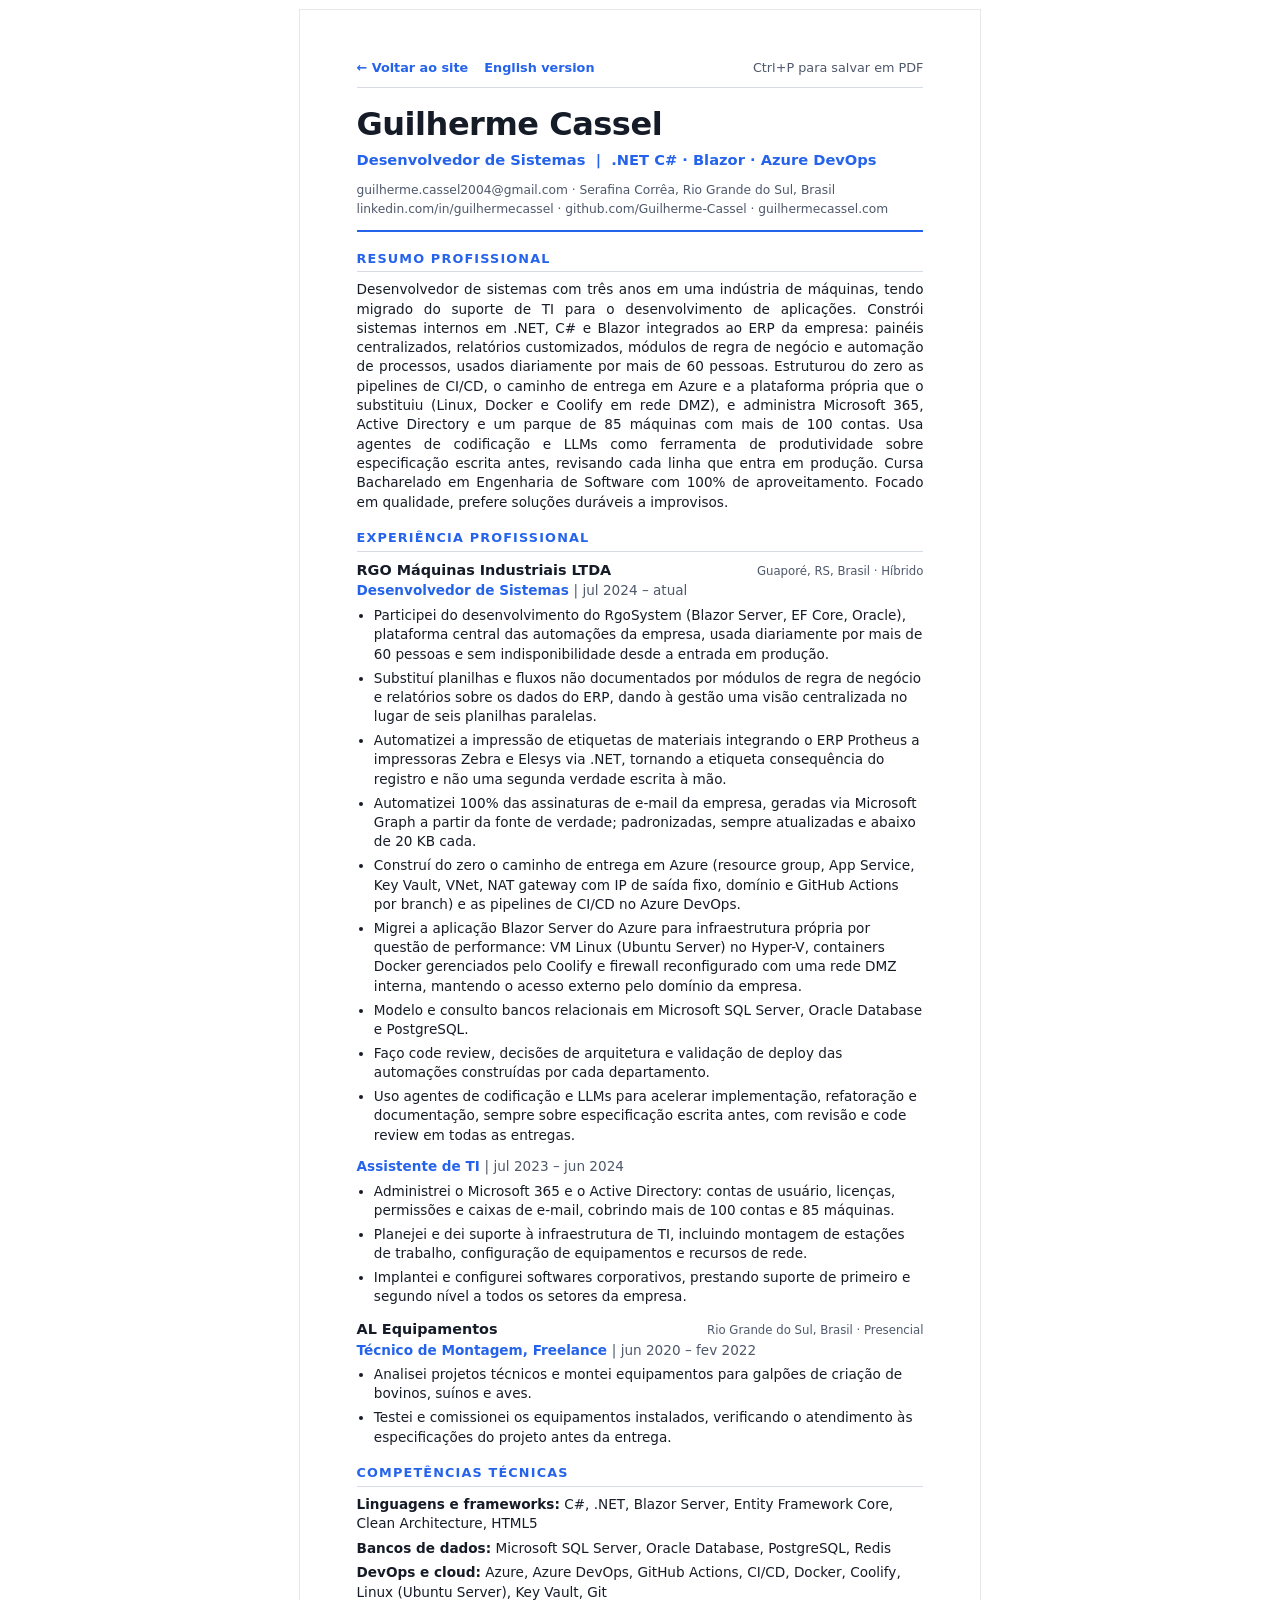
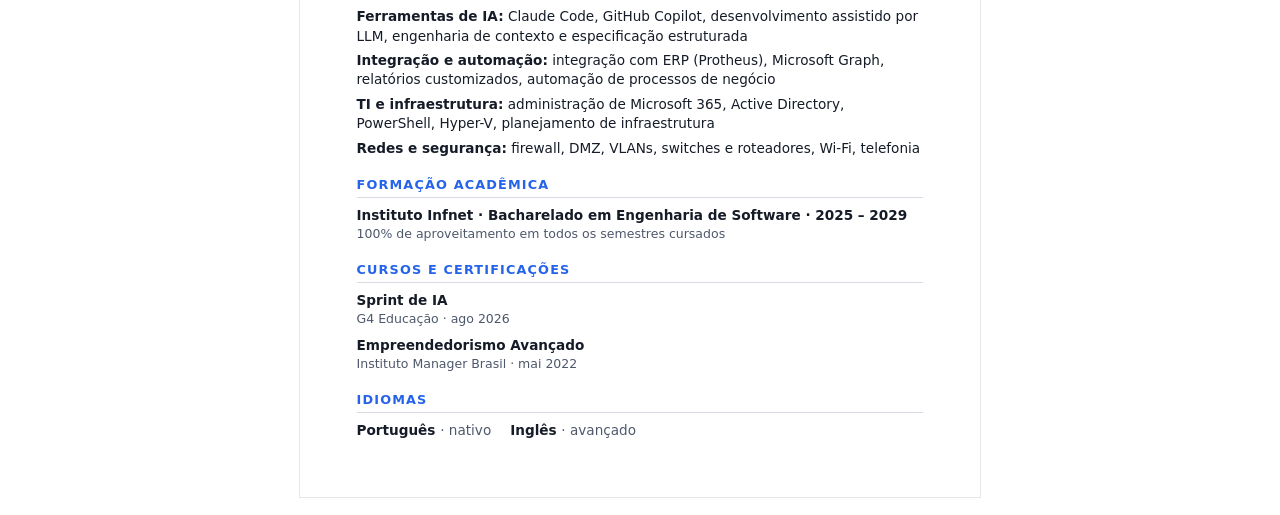
<file: curriculo/index.html>
<!doctype html>
<html lang="pt-BR">
<head>
<meta charset="utf-8">
<meta name="viewport" content="width=device-width, initial-scale=1">
<title>Guilherme Cassel · Currículo</title>
<meta name="description" content="Currículo de Guilherme Cassel, desenvolvedor de sistemas .NET C# e Blazor.">
<link rel="icon" href="/assets/img/favicon.svg" type="image/svg+xml">
<style>
  @page { size: A4; margin: 13mm 15mm; }

  :root {
    --accent: #2563eb;
    --ink: #151b27;
    --muted: #4e586b;
    --rule: #d6dbe4;
  }

  * { box-sizing: border-box; }

  html { -webkit-print-color-adjust: exact; print-color-adjust: exact; }

  body {
    margin: 0 auto;
    max-width: 180mm;
    padding: 13mm 15mm;
    font-family: "Segoe UI", system-ui, -apple-system, Arial, sans-serif;
    font-size: 10.2pt;
    line-height: 1.42;
    color: var(--ink);
    background: #fff;
  }

  /* ---------- cabeçalho ---------- */
  .nome {
    margin: 0;
    font-size: 24pt;
    font-weight: 700;
    letter-spacing: -0.015em;
    color: var(--ink);
  }
  .cargo {
    margin: 2pt 0 7pt;
    font-size: 11pt;
    font-weight: 600;
    color: var(--accent);
  }
  .contato {
    margin: 0;
    font-size: 9.2pt;
    color: var(--muted);
    line-height: 1.6;
  }
  .contato a { color: var(--muted); text-decoration: none; }

  header { border-bottom: 2px solid var(--accent); padding-bottom: 8pt; }

  /* ---------- seções ---------- */
  h2 {
    margin: 13pt 0 6pt;
    padding-bottom: 2.5pt;
    border-bottom: 1px solid var(--rule);
    font-size: 9.6pt;
    font-weight: 700;
    letter-spacing: 0.09em;
    text-transform: uppercase;
    color: var(--accent);
  }

  p { margin: 0 0 6pt; }
  p.resumo { text-align: justify; }

  /* ---------- experiência ---------- */
  .cargo-bloco { margin-bottom: 9pt; break-inside: avoid; }

  .empresa {
    display: flex;
    justify-content: space-between;
    align-items: baseline;
    gap: 10pt;
    font-size: 10.8pt;
    font-weight: 700;
    margin-bottom: 1pt;
  }
  .empresa .local {
    font-size: 8.8pt;
    font-weight: 400;
    color: var(--muted);
    white-space: nowrap;
  }

  .funcao {
    font-size: 10.2pt;
    font-weight: 600;
    color: var(--accent);
    margin-bottom: 4pt;
  }
  .funcao .periodo { font-weight: 400; color: var(--muted); }

  ul { margin: 0; padding-left: 13pt; }
  li { margin-bottom: 3.5pt; }

  /* ---------- competências ---------- */
  .comp { margin-bottom: 4pt; }
  .comp b { color: var(--ink); }

  /* ---------- rodapé ---------- */
  .item { margin-bottom: 6pt; break-inside: avoid; }
  .item .linha1 { font-weight: 600; }
  .item .linha2 { color: var(--muted); font-size: 9.4pt; }

  /* ---------- barra de navegação, só na tela ---------- */
  .barra {
    display: flex;
    flex-wrap: wrap;
    gap: 16px;
    align-items: center;
    margin-bottom: 14px;
    padding-bottom: 10px;
    border-bottom: 1px solid var(--rule);
    font-size: 9.6pt;
  }
  .barra a { color: var(--accent); text-decoration: none; font-weight: 600; }
  .barra a:hover { text-decoration: underline; }
  .barra .dica { color: var(--muted); font-weight: 400; margin-left: auto; }

  @media screen {
    body { box-shadow: 0 0 0 1px #e5e7eb; margin-top: 10px; margin-bottom: 18px; }
  }

  /* Em tela estreita o documento deixa de imitar a folha A4 e vira
     uma página normal, senão o navegador encolhe tudo até ficar ilegível. */
  @media screen and (max-width: 760px) {
    body {
      max-width: none;
      padding: 16px;
      font-size: 11pt;
      box-shadow: none;
      margin: 0;
    }
    .nome { font-size: 20pt; }
    .empresa { flex-direction: column; gap: 0; }
    .empresa .local { white-space: normal; }
    .barra .dica { display: none; }
    p.resumo { text-align: left; }
  }

  @media print {
    .barra { display: none; }
    body { box-shadow: none; margin: 0; padding: 0; max-width: none; font-size: 10.2pt; }
  }
</style>
</head>
<body>

<nav class="barra">
  <a href="/">← Voltar ao site</a>
  <a href="/resume/">English version</a>
  <span class="dica">Ctrl+P para salvar em PDF</span>
</nav>

<header>
  <h1 class="nome">Guilherme Cassel</h1>
  <div class="cargo">Desenvolvedor de Sistemas &nbsp;|&nbsp; .NET C# · Blazor · Azure DevOps</div>
  <p class="contato">
    guilherme.cassel2004@gmail.com · Serafina Corrêa, Rio Grande do Sul, Brasil<br>
    linkedin.com/in/guilhermecassel · github.com/Guilherme-Cassel · guilhermecassel.com
  </p>
</header>

<h2>Resumo profissional</h2>
<p class="resumo">Desenvolvedor de sistemas com três anos em uma indústria de máquinas, tendo migrado do suporte de TI para o desenvolvimento de aplicações. Constrói sistemas internos em .NET, C# e Blazor integrados ao ERP da empresa: painéis centralizados, relatórios customizados, módulos de regra de negócio e automação de processos, usados diariamente por mais de 60 pessoas. Estruturou do zero as pipelines de CI/CD, o caminho de entrega em Azure e a plataforma própria que o substituiu (Linux, Docker e Coolify em rede DMZ), e administra Microsoft 365, Active Directory e um parque de 85 máquinas com mais de 100 contas. Usa agentes de codificação e LLMs como ferramenta de produtividade sobre especificação escrita antes, revisando cada linha que entra em produção. Cursa Bacharelado em Engenharia de Software com 100% de aproveitamento. Focado em qualidade, prefere soluções duráveis a improvisos.</p>

<h2>Experiência profissional</h2>

<div class="cargo-bloco">
  <div class="empresa"><span>RGO Máquinas Industriais LTDA</span><span class="local">Guaporé, RS, Brasil · Híbrido</span></div>
  <div class="funcao">Desenvolvedor de Sistemas <span class="periodo">| jul 2024 – atual</span></div>
  <ul>
    <li>Participei do desenvolvimento do RgoSystem (Blazor Server, EF Core, Oracle), plataforma central das automações da empresa, usada diariamente por mais de 60 pessoas e sem indisponibilidade desde a entrada em produção.</li>
    <li>Substituí planilhas e fluxos não documentados por módulos de regra de negócio e relatórios sobre os dados do ERP, dando à gestão uma visão centralizada no lugar de seis planilhas paralelas.</li>
    <li>Automatizei a impressão de etiquetas de materiais integrando o ERP Protheus a impressoras Zebra e Elesys via .NET, tornando a etiqueta consequência do registro e não uma segunda verdade escrita à mão.</li>
    <li>Automatizei 100% das assinaturas de e-mail da empresa, geradas via Microsoft Graph a partir da fonte de verdade; padronizadas, sempre atualizadas e abaixo de 20 KB cada.</li>
    <li>Construí do zero o caminho de entrega em Azure (resource group, App Service, Key Vault, VNet, NAT gateway com IP de saída fixo, domínio e GitHub Actions por branch) e as pipelines de CI/CD no Azure DevOps.</li>
    <li>Migrei a aplicação Blazor Server do Azure para infraestrutura própria por questão de performance: VM Linux (Ubuntu Server) no Hyper-V, containers Docker gerenciados pelo Coolify e firewall reconfigurado com uma rede DMZ interna, mantendo o acesso externo pelo domínio da empresa.</li>
    <li>Modelo e consulto bancos relacionais em Microsoft SQL Server, Oracle Database e PostgreSQL.</li>
    <li>Faço code review, decisões de arquitetura e validação de deploy das automações construídas por cada departamento.</li>
    <li>Uso agentes de codificação e LLMs para acelerar implementação, refatoração e documentação, sempre sobre especificação escrita antes, com revisão e code review em todas as entregas.</li>
  </ul>
</div>

<div class="cargo-bloco">
  <div class="funcao">Assistente de TI <span class="periodo">| jul 2023 – jun 2024</span></div>
  <ul>
    <li>Administrei o Microsoft 365 e o Active Directory: contas de usuário, licenças, permissões e caixas de e-mail, cobrindo mais de 100 contas e 85 máquinas.</li>
    <li>Planejei e dei suporte à infraestrutura de TI, incluindo montagem de estações de trabalho, configuração de equipamentos e recursos de rede.</li>
    <li>Implantei e configurei softwares corporativos, prestando suporte de primeiro e segundo nível a todos os setores da empresa.</li>
  </ul>
</div>

<div class="cargo-bloco">
  <div class="empresa"><span>AL Equipamentos</span><span class="local">Rio Grande do Sul, Brasil · Presencial</span></div>
  <div class="funcao">Técnico de Montagem, Freelance <span class="periodo">| jun 2020 – fev 2022</span></div>
  <ul>
    <li>Analisei projetos técnicos e montei equipamentos para galpões de criação de bovinos, suínos e aves.</li>
    <li>Testei e comissionei os equipamentos instalados, verificando o atendimento às especificações do projeto antes da entrega.</li>
  </ul>
</div>

<h2>Competências técnicas</h2>
<div class="comp"><b>Linguagens e frameworks:</b> C#, .NET, Blazor Server, Entity Framework Core, Clean Architecture, HTML5</div>
<div class="comp"><b>Bancos de dados:</b> Microsoft SQL Server, Oracle Database, PostgreSQL, Redis</div>
<div class="comp"><b>DevOps e cloud:</b> Azure, Azure DevOps, GitHub Actions, CI/CD, Docker, Coolify, Linux (Ubuntu Server), Key Vault, Git</div>
<div class="comp"><b>Ferramentas de IA:</b> Claude Code, GitHub Copilot, desenvolvimento assistido por LLM, engenharia de contexto e especificação estruturada</div>
<div class="comp"><b>Integração e automação:</b> integração com ERP (Protheus), Microsoft Graph, relatórios customizados, automação de processos de negócio</div>
<div class="comp"><b>TI e infraestrutura:</b> administração de Microsoft 365, Active Directory, PowerShell, Hyper-V, planejamento de infraestrutura</div>
<div class="comp"><b>Redes e segurança:</b> firewall, DMZ, VLANs, switches e roteadores, Wi-Fi, telefonia</div>

<h2>Formação acadêmica</h2>
<div class="item">
  <div class="linha1">Instituto Infnet · Bacharelado em Engenharia de Software · 2025 – 2029</div>
  <div class="linha2">100% de aproveitamento em todos os semestres cursados</div>
</div>

<h2>Cursos e certificações</h2>
<div class="item">
  <div class="linha1">Sprint de IA</div>
  <div class="linha2">G4 Educação · ago 2026</div>
</div>
<div class="item">
  <div class="linha1">Empreendedorismo Avançado</div>
  <div class="linha2">Instituto Manager Brasil · mai 2022</div>
</div>

<h2>Idiomas</h2>
<div class="item">
  <div class="linha1">Português <span style="font-weight:400;color:var(--muted)">· nativo</span> &nbsp;&nbsp; Inglês <span style="font-weight:400;color:var(--muted)">· avançado</span></div>
</div>

</body>
</html>
</file>
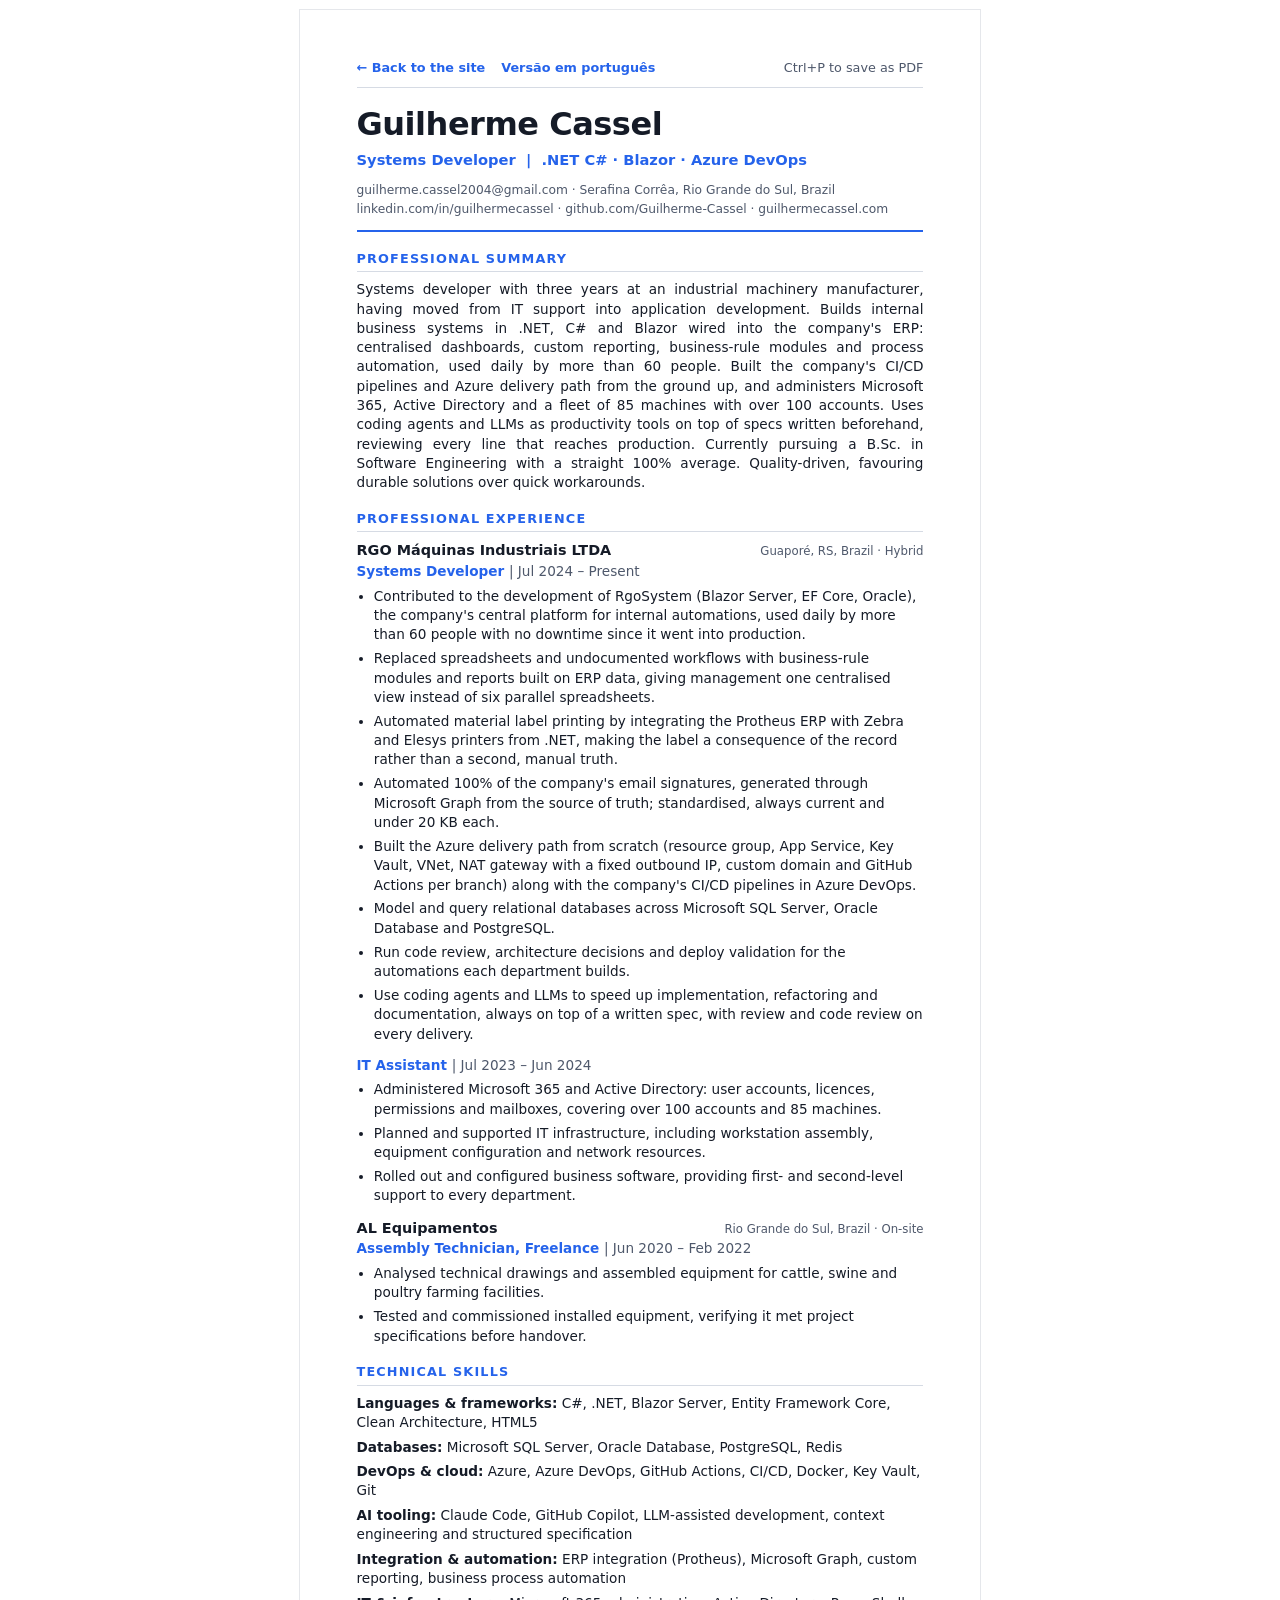
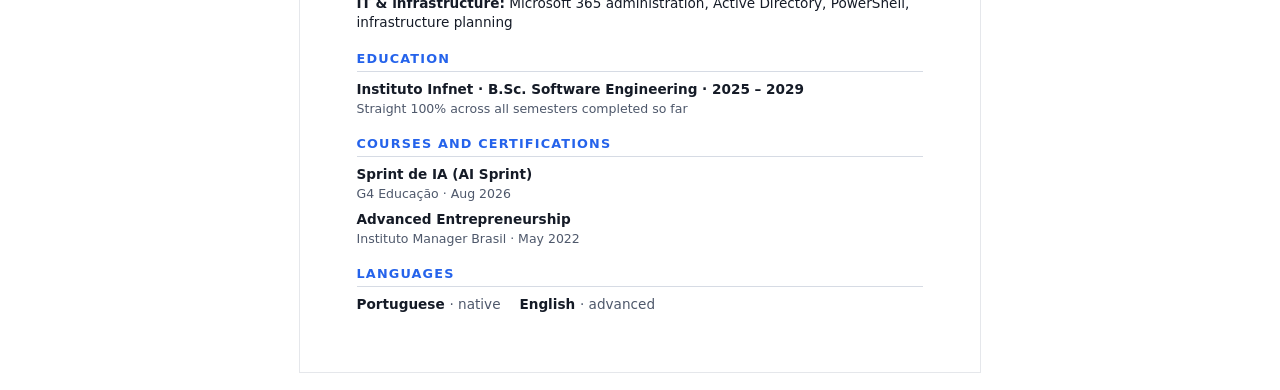
<file: cv/index.html>
<!doctype html>
<html lang="en">
<head>
<meta charset="utf-8">
<meta name="viewport" content="width=device-width, initial-scale=1">
<title>Guilherme Cassel · Resume</title>
<meta name="description" content="Resume of Guilherme Cassel, systems developer working in .NET C# and Blazor.">
<link rel="icon" href="/assets/img/favicon.svg" type="image/svg+xml">
<style>
  @page { size: A4; margin: 13mm 15mm; }

  :root {
    --accent: #2563eb;
    --ink: #151b27;
    --muted: #4e586b;
    --rule: #d6dbe4;
  }

  * { box-sizing: border-box; }

  html { -webkit-print-color-adjust: exact; print-color-adjust: exact; }

  body {
    margin: 0 auto;
    max-width: 180mm;
    padding: 13mm 15mm;
    font-family: "Segoe UI", system-ui, -apple-system, Arial, sans-serif;
    font-size: 10.2pt;
    line-height: 1.42;
    color: var(--ink);
    background: #fff;
  }

  /* ---------- header ---------- */
  .nome {
    margin: 0;
    font-size: 24pt;
    font-weight: 700;
    letter-spacing: -0.015em;
    color: var(--ink);
  }
  .cargo {
    margin: 2pt 0 7pt;
    font-size: 11pt;
    font-weight: 600;
    color: var(--accent);
  }
  .contato {
    margin: 0;
    font-size: 9.2pt;
    color: var(--muted);
    line-height: 1.6;
  }
  .contato a { color: var(--muted); text-decoration: none; }

  header { border-bottom: 2px solid var(--accent); padding-bottom: 8pt; }

  /* ---------- sections ---------- */
  h2 {
    margin: 13pt 0 6pt;
    padding-bottom: 2.5pt;
    border-bottom: 1px solid var(--rule);
    font-size: 9.6pt;
    font-weight: 700;
    letter-spacing: 0.09em;
    text-transform: uppercase;
    color: var(--accent);
  }

  p { margin: 0 0 6pt; }
  p.resumo { text-align: justify; }

  /* ---------- experience ---------- */
  .cargo-bloco { margin-bottom: 9pt; break-inside: avoid; }

  .empresa {
    display: flex;
    justify-content: space-between;
    align-items: baseline;
    gap: 10pt;
    font-size: 10.8pt;
    font-weight: 700;
    margin-bottom: 1pt;
  }
  .empresa .local {
    font-size: 8.8pt;
    font-weight: 400;
    color: var(--muted);
    white-space: nowrap;
  }

  .funcao {
    font-size: 10.2pt;
    font-weight: 600;
    color: var(--accent);
    margin-bottom: 4pt;
  }
  .funcao .periodo { font-weight: 400; color: var(--muted); }

  ul { margin: 0; padding-left: 13pt; }
  li { margin-bottom: 3.5pt; }

  /* ---------- skills ---------- */
  .comp { margin-bottom: 4pt; }
  .comp b { color: var(--ink); }

  /* ---------- footer blocks ---------- */
  .item { margin-bottom: 6pt; break-inside: avoid; }
  .item .linha1 { font-weight: 600; }
  .item .linha2 { color: var(--muted); font-size: 9.4pt; }

  /* ---------- navigation bar, screen only ---------- */
  .barra {
    display: flex;
    flex-wrap: wrap;
    gap: 16px;
    align-items: center;
    margin-bottom: 14px;
    padding-bottom: 10px;
    border-bottom: 1px solid var(--rule);
    font-size: 9.6pt;
  }
  .barra a { color: var(--accent); text-decoration: none; font-weight: 600; }
  .barra a:hover { text-decoration: underline; }
  .barra .dica { color: var(--muted); font-weight: 400; margin-left: auto; }

  @media screen {
    body { box-shadow: 0 0 0 1px #e5e7eb; margin-top: 10px; margin-bottom: 18px; }
  }

  /* On a narrow screen the document stops imitating an A4 sheet and becomes
     a normal page, otherwise the browser shrinks everything until it is unreadable. */
  @media screen and (max-width: 760px) {
    body {
      max-width: none;
      padding: 16px;
      font-size: 11pt;
      box-shadow: none;
      margin: 0;
    }
    .nome { font-size: 20pt; }
    .empresa { flex-direction: column; gap: 0; }
    .empresa .local { white-space: normal; }
    .barra .dica { display: none; }
    p.resumo { text-align: left; }
  }

  @media print {
    .barra { display: none; }
    body { box-shadow: none; margin: 0; padding: 0; max-width: none; font-size: 10.2pt; }
  }
</style>
</head>
<body>

<nav class="barra">
  <a href="/">← Back to the site</a>
  <a href="/curriculo/">Versão em português</a>
  <span class="dica">Ctrl+P to save as PDF</span>
</nav>

<header>
  <h1 class="nome">Guilherme Cassel</h1>
  <div class="cargo">Systems Developer &nbsp;|&nbsp; .NET C# · Blazor · Azure DevOps</div>
  <p class="contato">
    guilherme.cassel2004@gmail.com · Serafina Corrêa, Rio Grande do Sul, Brazil<br>
    linkedin.com/in/guilhermecassel · github.com/Guilherme-Cassel · guilhermecassel.com
  </p>
</header>

<h2>Professional summary</h2>
<p class="resumo">Systems developer with three years at an industrial machinery manufacturer, having moved from IT support into application development. Builds internal business systems in .NET, C# and Blazor wired into the company's ERP: centralised dashboards, custom reporting, business-rule modules and process automation, used daily by more than 60 people. Built the company's CI/CD pipelines and Azure delivery path from the ground up, and administers Microsoft 365, Active Directory and a fleet of 85 machines with over 100 accounts. Uses coding agents and LLMs as productivity tools on top of specs written beforehand, reviewing every line that reaches production. Currently pursuing a B.Sc. in Software Engineering with a straight 100% average. Quality-driven, favouring durable solutions over quick workarounds.</p>

<h2>Professional experience</h2>

<div class="cargo-bloco">
  <div class="empresa"><span>RGO Máquinas Industriais LTDA</span><span class="local">Guaporé, RS, Brazil · Hybrid</span></div>
  <div class="funcao">Systems Developer <span class="periodo">| Jul 2024 – Present</span></div>
  <ul>
    <li>Contributed to the development of RgoSystem (Blazor Server, EF Core, Oracle), the company's central platform for internal automations, used daily by more than 60 people with no downtime since it went into production.</li>
    <li>Replaced spreadsheets and undocumented workflows with business-rule modules and reports built on ERP data, giving management one centralised view instead of six parallel spreadsheets.</li>
    <li>Automated material label printing by integrating the Protheus ERP with Zebra and Elesys printers from .NET, making the label a consequence of the record rather than a second, manual truth.</li>
    <li>Automated 100% of the company's email signatures, generated through Microsoft Graph from the source of truth; standardised, always current and under 20 KB each.</li>
    <li>Built the Azure delivery path from scratch (resource group, App Service, Key Vault, VNet, NAT gateway with a fixed outbound IP, custom domain and GitHub Actions per branch) along with the company's CI/CD pipelines in Azure DevOps.</li>
    <li>Model and query relational databases across Microsoft SQL Server, Oracle Database and PostgreSQL.</li>
    <li>Run code review, architecture decisions and deploy validation for the automations each department builds.</li>
    <li>Use coding agents and LLMs to speed up implementation, refactoring and documentation, always on top of a written spec, with review and code review on every delivery.</li>
  </ul>
</div>

<div class="cargo-bloco">
  <div class="funcao">IT Assistant <span class="periodo">| Jul 2023 – Jun 2024</span></div>
  <ul>
    <li>Administered Microsoft 365 and Active Directory: user accounts, licences, permissions and mailboxes, covering over 100 accounts and 85 machines.</li>
    <li>Planned and supported IT infrastructure, including workstation assembly, equipment configuration and network resources.</li>
    <li>Rolled out and configured business software, providing first- and second-level support to every department.</li>
  </ul>
</div>

<div class="cargo-bloco">
  <div class="empresa"><span>AL Equipamentos</span><span class="local">Rio Grande do Sul, Brazil · On-site</span></div>
  <div class="funcao">Assembly Technician, Freelance <span class="periodo">| Jun 2020 – Feb 2022</span></div>
  <ul>
    <li>Analysed technical drawings and assembled equipment for cattle, swine and poultry farming facilities.</li>
    <li>Tested and commissioned installed equipment, verifying it met project specifications before handover.</li>
  </ul>
</div>

<h2>Technical skills</h2>
<div class="comp"><b>Languages &amp; frameworks:</b> C#, .NET, Blazor Server, Entity Framework Core, Clean Architecture, HTML5</div>
<div class="comp"><b>Databases:</b> Microsoft SQL Server, Oracle Database, PostgreSQL, Redis</div>
<div class="comp"><b>DevOps &amp; cloud:</b> Azure, Azure DevOps, GitHub Actions, CI/CD, Docker, Key Vault, Git</div>
<div class="comp"><b>AI tooling:</b> Claude Code, GitHub Copilot, LLM-assisted development, context engineering and structured specification</div>
<div class="comp"><b>Integration &amp; automation:</b> ERP integration (Protheus), Microsoft Graph, custom reporting, business process automation</div>
<div class="comp"><b>IT &amp; infrastructure:</b> Microsoft 365 administration, Active Directory, PowerShell, infrastructure planning</div>

<h2>Education</h2>
<div class="item">
  <div class="linha1">Instituto Infnet · B.Sc. Software Engineering · 2025 – 2029</div>
  <div class="linha2">Straight 100% across all semesters completed so far</div>
</div>

<h2>Courses and certifications</h2>
<div class="item">
  <div class="linha1">Sprint de IA (AI Sprint)</div>
  <div class="linha2">G4 Educação · Aug 2026</div>
</div>
<div class="item">
  <div class="linha1">Advanced Entrepreneurship</div>
  <div class="linha2">Instituto Manager Brasil · May 2022</div>
</div>

<h2>Languages</h2>
<div class="item">
  <div class="linha1">Portuguese <span style="font-weight:400;color:var(--muted)">· native</span> &nbsp;&nbsp; English <span style="font-weight:400;color:var(--muted)">· advanced</span></div>
</div>

</body>
</html>
</file>
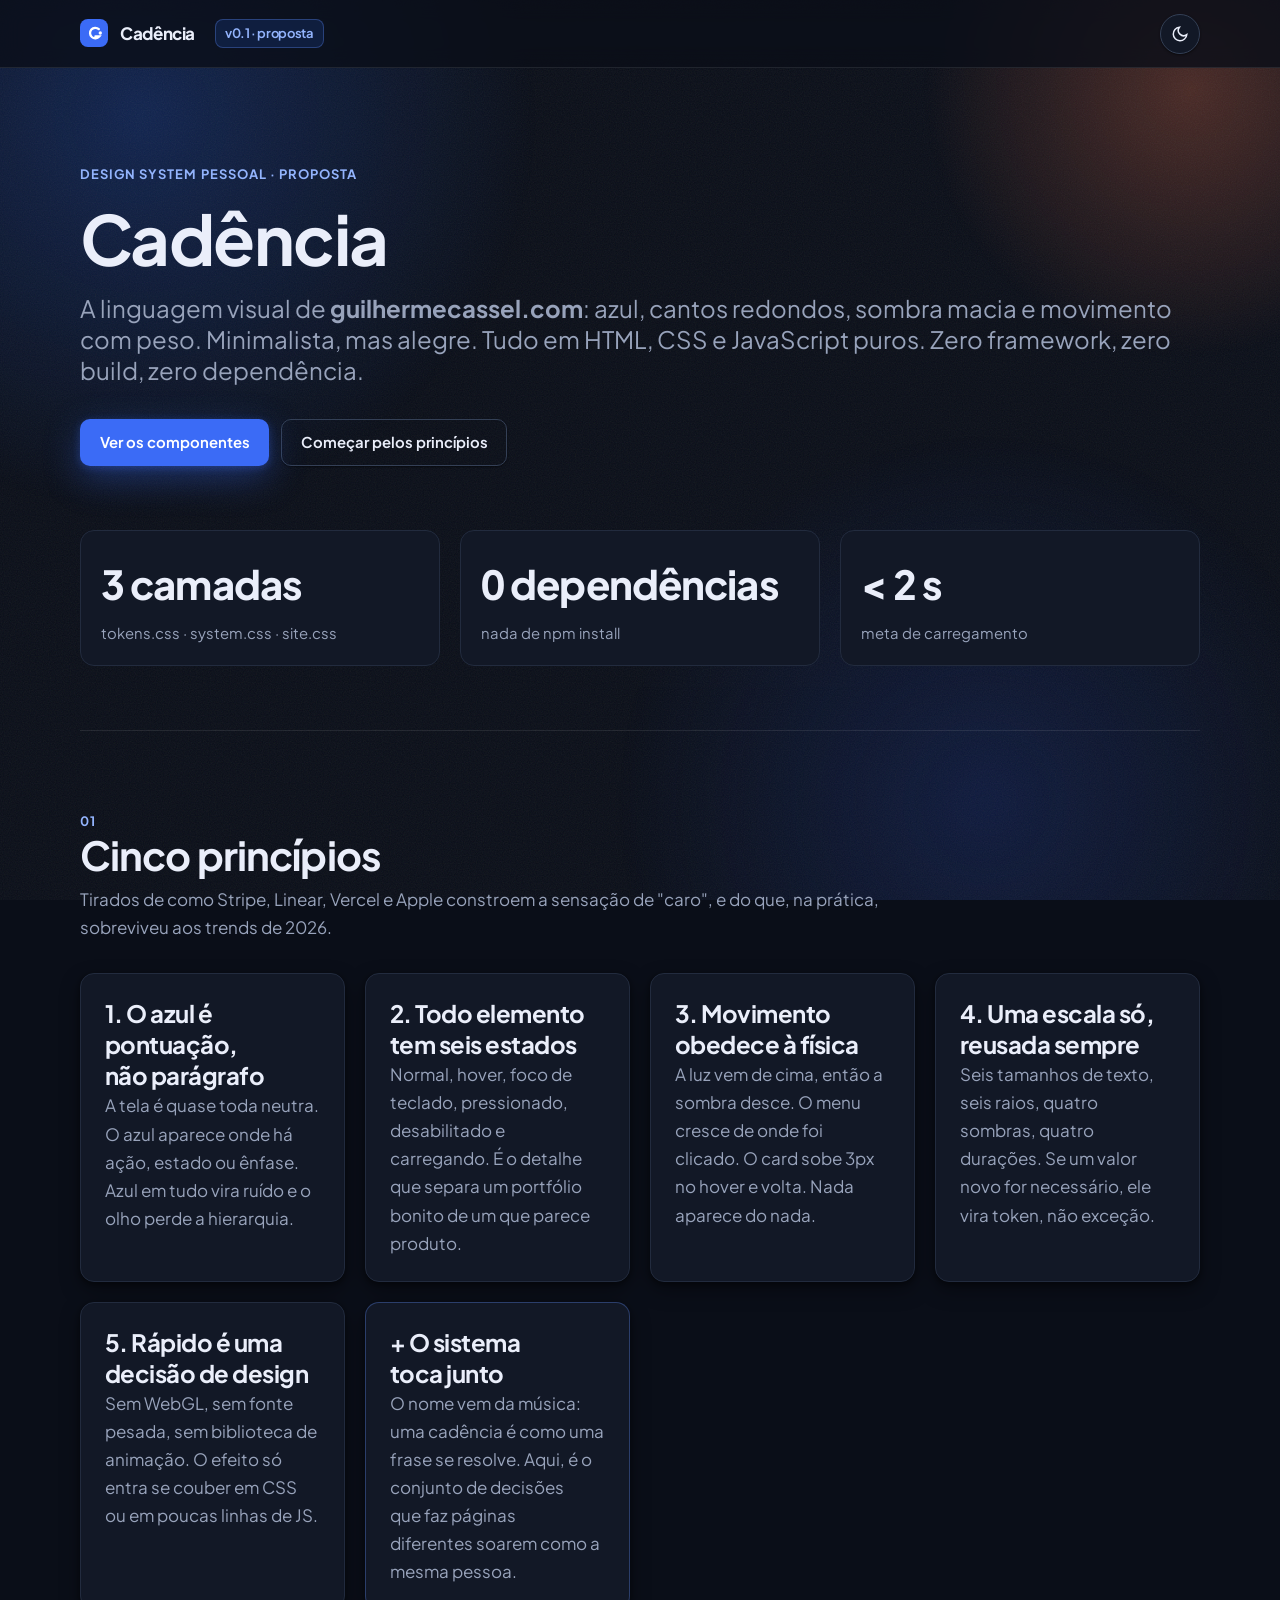
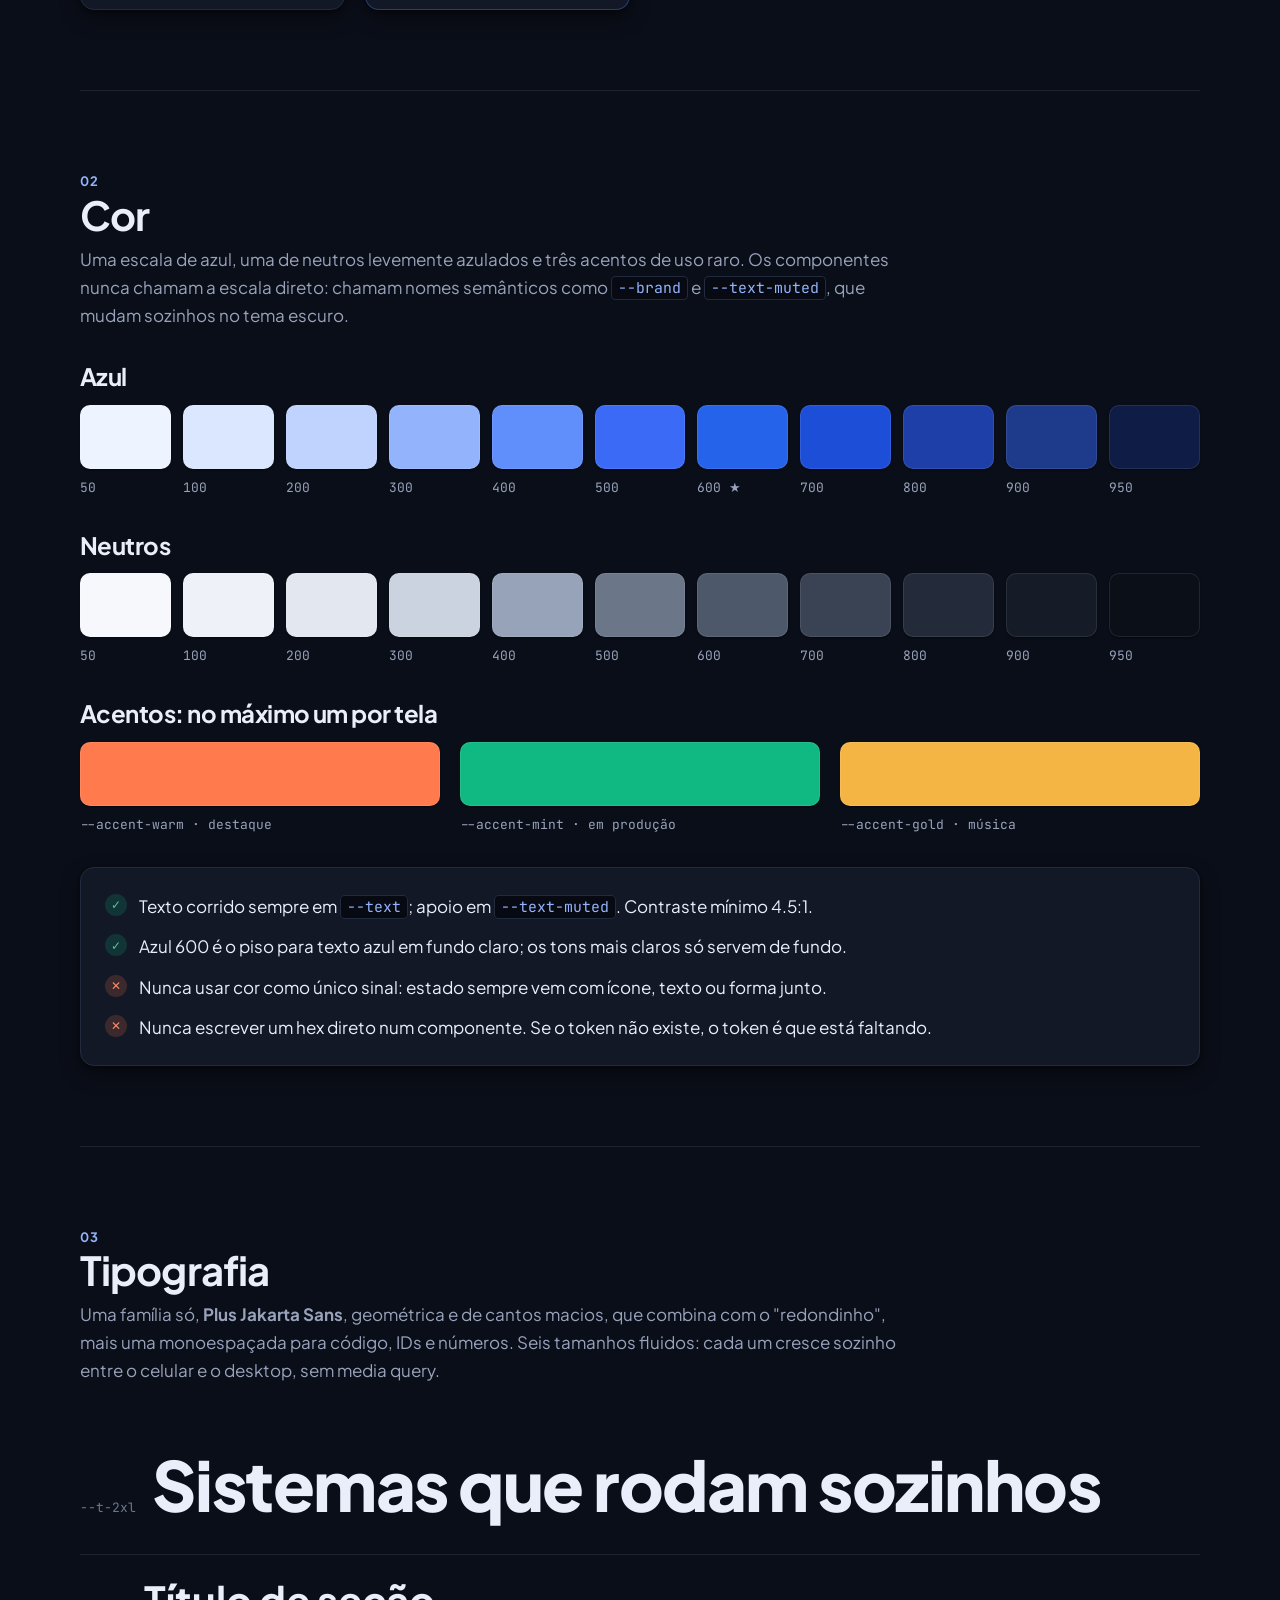
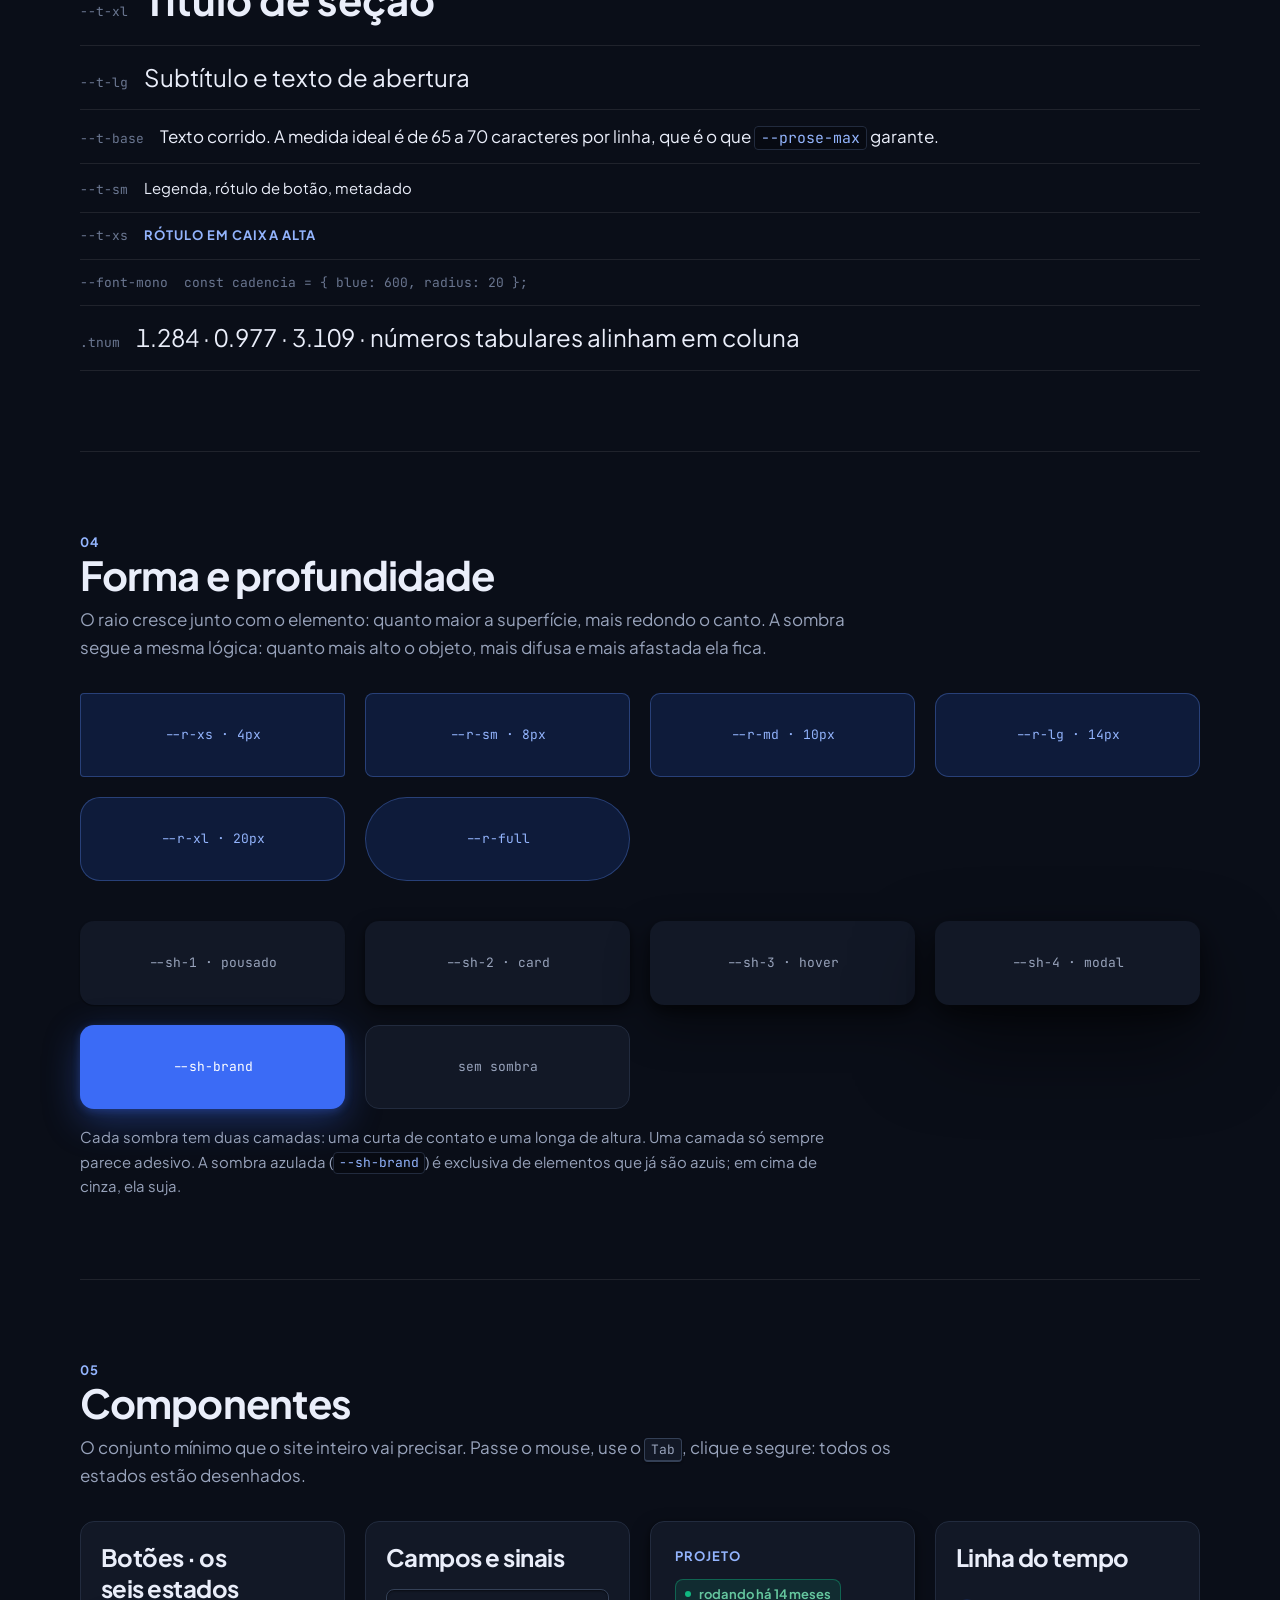
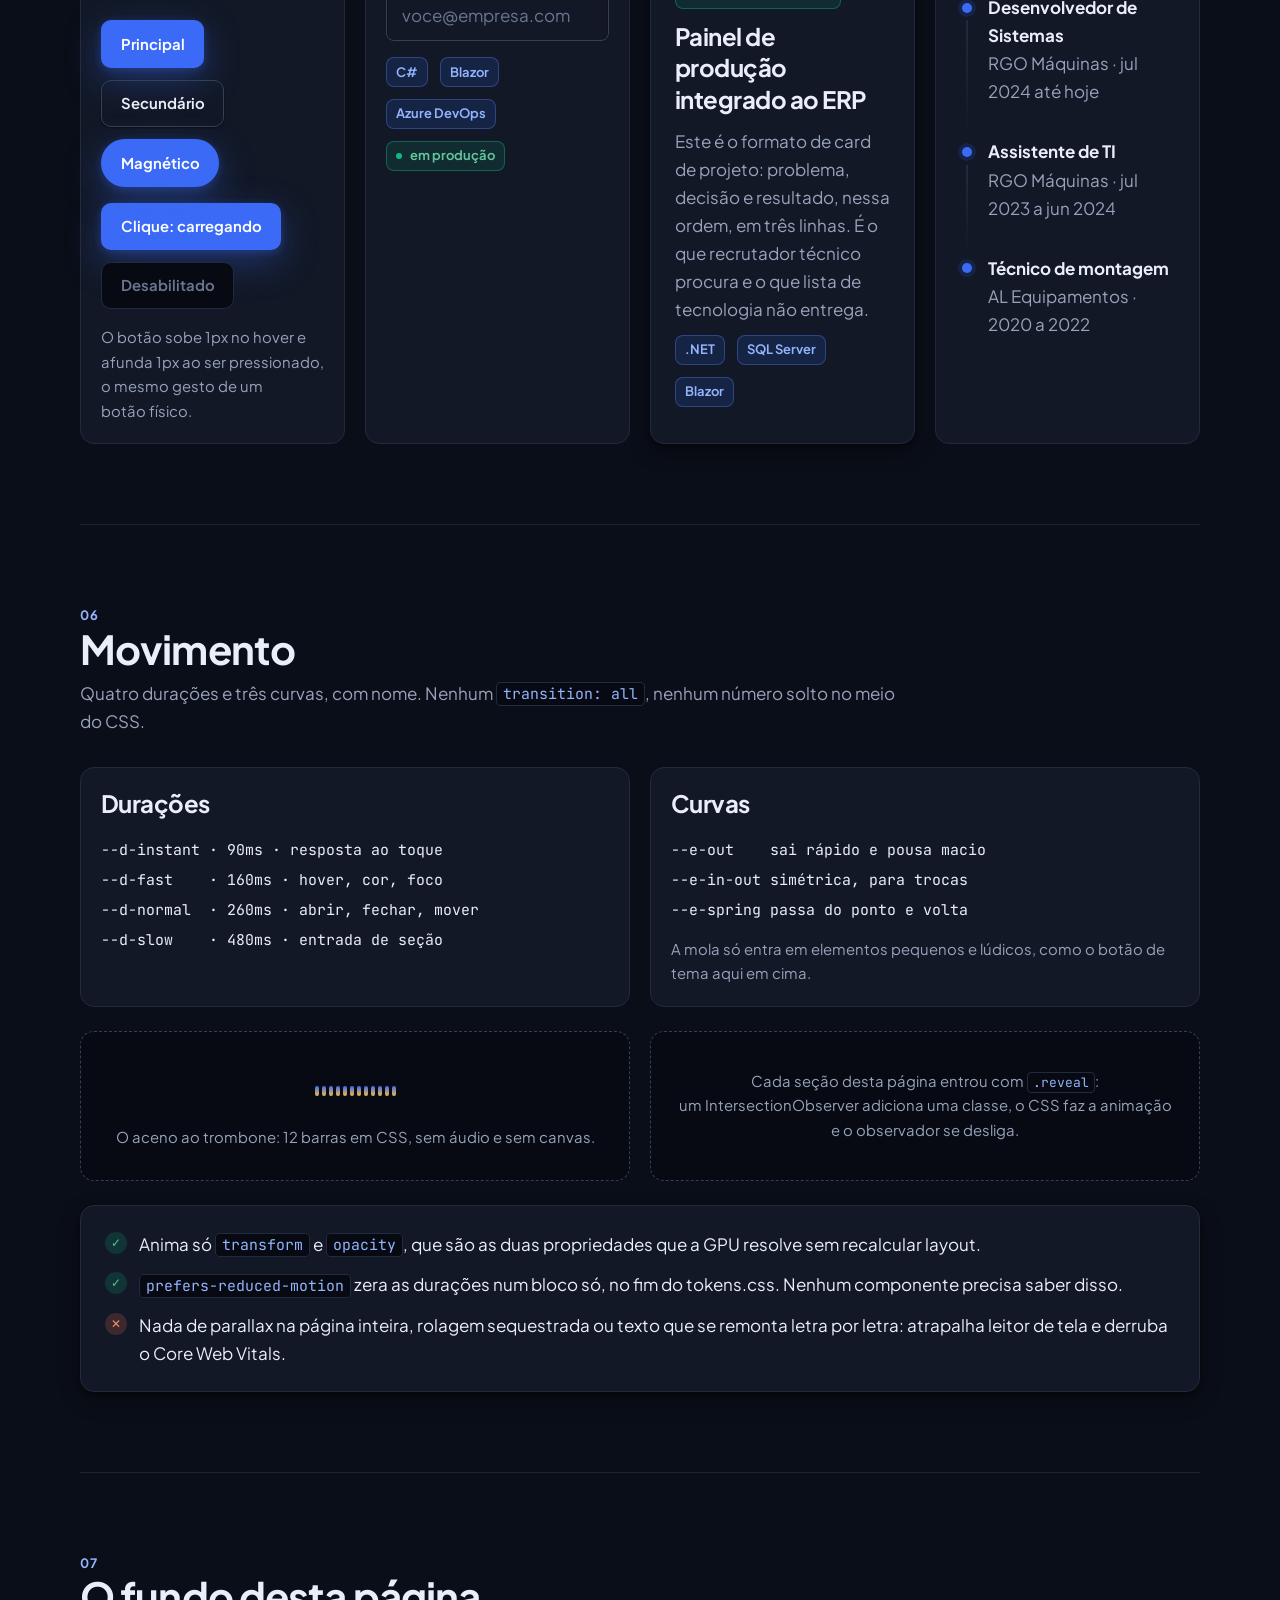
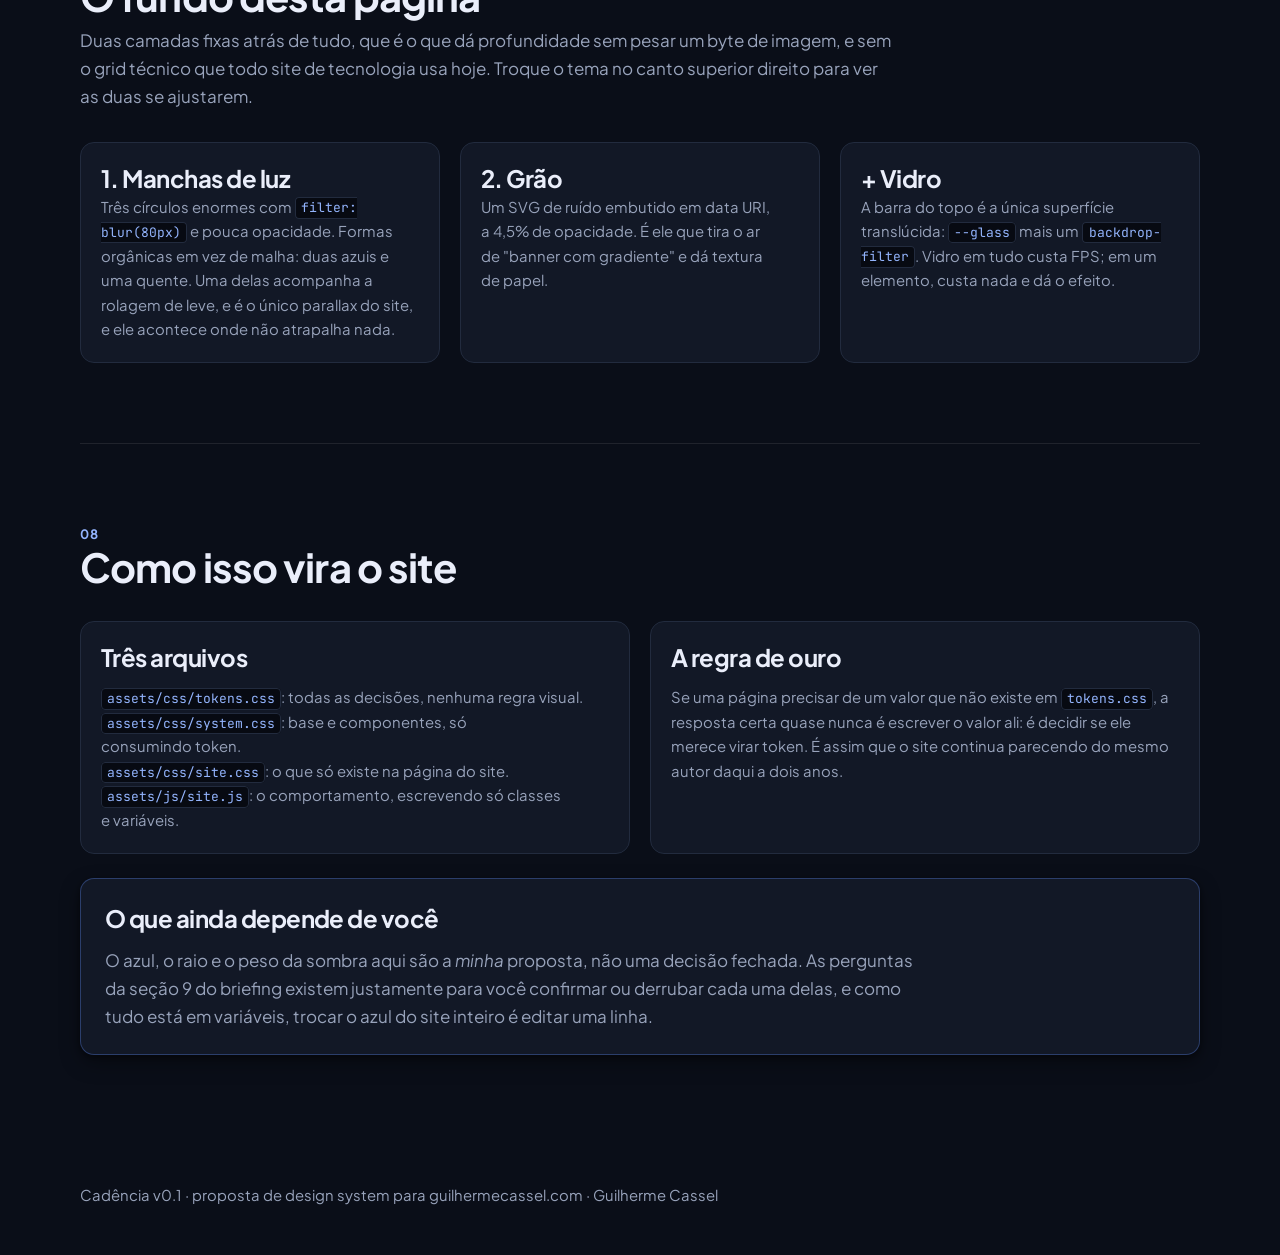
<file: design-system/index.html>
<!doctype html>
<html lang="pt-BR">
<head>
<meta charset="utf-8">
<meta name="viewport" content="width=device-width, initial-scale=1">
<title>Cadência · Design System</title>
<meta name="description" content="Design system pessoal de Guilherme Cassel: tokens, componentes e movimento para guilhermecassel.com.">
<link rel="preconnect" href="https://fonts.googleapis.com">
<link rel="preconnect" href="https://fonts.gstatic.com" crossorigin>
<link href="https://fonts.googleapis.com/css2?family=Plus+Jakarta+Sans:wght@400;500;600;700;800&family=JetBrains+Mono:wght@400;600&display=swap" rel="stylesheet">
<link rel="stylesheet" href="../assets/css/tokens.css">
<link rel="stylesheet" href="../assets/css/system.css">
<script>
  (() => {
    const t = localStorage.getItem('tema');
    if (t === 'light' || t === 'dark') document.documentElement.dataset.theme = t;
    document.documentElement.classList.add('js');
  })();
</script>
<style>
  .hero { padding-block: var(--s-24) var(--s-16); border-top: 0; }
  .sec-head { margin-bottom: var(--s-8); }
  .sec-head h2 { margin-bottom: var(--s-2); }
  .ramp { display: grid; grid-template-columns: repeat(auto-fit, minmax(74px, 1fr)); gap: var(--s-3); }
  .type-row { display: flex; align-items: baseline; gap: var(--s-4); flex-wrap: wrap;
              padding-block: var(--s-3); border-bottom: 1px solid var(--hairline); }
  .type-row .mono { color: var(--text-subtle); font-size: var(--t-xs); white-space: nowrap; }
  .radius-box { height: 84px; background: var(--brand-subtle);
                border: 1px solid var(--brand-border); display: grid; place-items: center;
                font-family: var(--font-mono); font-size: var(--t-xs); color: var(--brand-text); }
  .sh-box { height: 84px; background: var(--bg-elevated); border-radius: var(--r-lg);
            display: grid; place-items: center; font-family: var(--font-mono);
            font-size: var(--t-xs); color: var(--text-muted); }
  .rule { list-style: none; padding: 0; display: grid; gap: var(--s-3); }
  .rule li { display: flex; gap: var(--s-3); align-items: flex-start; }
  .rule .mark { flex: none; width: 22px; height: 22px; border-radius: var(--r-full);
                display: grid; place-items: center; font-size: 12px; font-weight: 800; margin-top: 2px; }
  .rule .yes { background: color-mix(in oklab, var(--success) 18%, transparent);
               color: color-mix(in oklab, var(--success) 80%, var(--text)); }
  .rule .no  { background: color-mix(in oklab, var(--accent-warm) 18%, transparent);
               color: color-mix(in oklab, var(--accent-warm) 85%, var(--text)); }
  footer { padding-block: var(--s-12); color: var(--text-muted); font-size: var(--t-sm); }
</style>
</head>
<body>

<div class="bg-layers" aria-hidden="true">
  <div class="blob blob--1"></div>
  <div class="blob blob--2"></div>
  <div class="blob blob--3"></div>
</div>
<div class="grain" aria-hidden="true"></div>

<header class="topbar">
  <div class="page row" style="justify-content: space-between; width: min(100% - var(--s-8), var(--page-max));">
    <a class="brandmark" href="#topo">
      <svg width="28" height="28" viewBox="0 0 32 32" aria-hidden="true">
        <rect width="32" height="32" rx="9" fill="var(--brand)"/>
        <path d="M21.5 11.6A6 6 0 1 0 22 20h-4.4" fill="none" stroke="#fff" stroke-width="2.6" stroke-linecap="round"/>
        <circle cx="23.2" cy="16" r="1.9" fill="#fff"/>
      </svg>
      <span>Cadência</span>
      <span class="badge" style="margin-left:var(--s-2)">v0.1 · proposta</span>
    </a>
    <button class="theme-toggle" data-theme-toggle type="button" aria-label="Alternar tema claro e escuro">
      <svg class="icon-sun" viewBox="0 0 24 24" fill="none" stroke="currentColor" stroke-width="2" stroke-linecap="round">
        <circle cx="12" cy="12" r="4"/><path d="M12 2v2M12 20v2M2 12h2M20 12h2M4.9 4.9l1.4 1.4M17.7 17.7l1.4 1.4M19.1 4.9l-1.4 1.4M6.3 17.7l-1.4 1.4"/>
      </svg>
      <svg class="icon-moon" viewBox="0 0 24 24" fill="none" stroke="currentColor" stroke-width="2" stroke-linecap="round">
        <path d="M21 12.8A9 9 0 1 1 11.2 3a7 7 0 0 0 9.8 9.8Z"/>
      </svg>
    </button>
  </div>
</header>

<main class="page" id="topo">

  <section class="hero">
    <p class="eyebrow reveal">Design system pessoal · proposta</p>
    <h1 class="reveal" style="margin-block: var(--s-4)">Cadência</h1>
    <p class="lead reveal" style="max-width: 62ch">
      A linguagem visual de <strong>guilhermecassel.com</strong>: azul, cantos redondos,
      sombra macia e movimento com peso. Minimalista, mas alegre. Tudo em HTML, CSS e
      JavaScript puros. Zero framework, zero build, zero dependência.
    </p>
    <div class="row reveal" style="margin-top: var(--s-8)">
      <a class="btn btn--magnetic" href="#componentes">Ver os componentes</a>
      <a class="btn btn--ghost" href="#principios">Começar pelos princípios</a>
    </div>

    <div class="grid grid-3 reveal" style="margin-top: var(--s-16)">
      <div class="tile metric"><span class="metric__value"><span data-count="3">0</span> camadas</span>
        <span class="metric__label">tokens.css · system.css · site.css</span></div>
      <div class="tile metric"><span class="metric__value"><span data-count="0">0</span> dependências</span>
        <span class="metric__label">nada de npm install</span></div>
      <div class="tile metric"><span class="metric__value">&lt; <span data-count="2">0</span> s</span>
        <span class="metric__label">meta de carregamento</span></div>
    </div>
  </section>

  <section id="principios">
    <div class="sec-head">
      <p class="eyebrow">01</p>
      <h2>Cinco princípios</h2>
      <p class="muted">Tirados de como Stripe, Linear, Vercel e Apple constroem a sensação de "caro", e do que, na prática, sobreviveu aos trends de 2026.</p>
    </div>
    <div class="grid grid-2">
      <article class="card card--interactive card--spotlight">
        <h3>1. O azul é pontuação, não parágrafo</h3>
        <p class="muted">A tela é quase toda neutra. O azul aparece onde há ação, estado ou ênfase. Azul em tudo vira ruído e o olho perde a hierarquia.</p>
      </article>
      <article class="card card--interactive card--spotlight">
        <h3>2. Todo elemento tem seis estados</h3>
        <p class="muted">Normal, hover, foco de teclado, pressionado, desabilitado e carregando. É o detalhe que separa um portfólio bonito de um que parece produto.</p>
      </article>
      <article class="card card--interactive card--spotlight">
        <h3>3. Movimento obedece à física</h3>
        <p class="muted">A luz vem de cima, então a sombra desce. O menu cresce de onde foi clicado. O card sobe 3px no hover e volta. Nada aparece do nada.</p>
      </article>
      <article class="card card--interactive card--spotlight">
        <h3>4. Uma escala só, reusada sempre</h3>
        <p class="muted">Seis tamanhos de texto, seis raios, quatro sombras, quatro durações. Se um valor novo for necessário, ele vira token, não exceção.</p>
      </article>
      <article class="card card--interactive card--spotlight">
        <h3>5. Rápido é uma decisão de design</h3>
        <p class="muted">Sem WebGL, sem fonte pesada, sem biblioteca de animação. O efeito só entra se couber em CSS ou em poucas linhas de JS.</p>
      </article>
      <article class="card card--interactive card--spotlight" style="border-color: var(--brand-border)">
        <h3>+ O sistema toca junto</h3>
        <p class="muted">O nome vem da música: uma cadência é como uma frase se resolve. Aqui, é o conjunto de decisões que faz páginas diferentes soarem como a mesma pessoa.</p>
      </article>
    </div>
  </section>

  <section id="cor">
    <div class="sec-head">
      <p class="eyebrow">02</p>
      <h2>Cor</h2>
      <p class="muted">Uma escala de azul, uma de neutros levemente azulados e três acentos de uso raro. Os componentes nunca chamam a escala direto: chamam nomes semânticos como <code>--brand</code> e <code>--text-muted</code>, que mudam sozinhos no tema escuro.</p>
    </div>

    <h3 style="margin-bottom: var(--s-3)">Azul</h3>
    <div class="ramp" style="margin-bottom: var(--s-8)">
      <div><div class="swatch" style="background: var(--blue-50)"></div><div class="swatch-name">50</div></div>
      <div><div class="swatch" style="background: var(--blue-100)"></div><div class="swatch-name">100</div></div>
      <div><div class="swatch" style="background: var(--blue-200)"></div><div class="swatch-name">200</div></div>
      <div><div class="swatch" style="background: var(--blue-300)"></div><div class="swatch-name">300</div></div>
      <div><div class="swatch" style="background: var(--blue-400)"></div><div class="swatch-name">400</div></div>
      <div><div class="swatch" style="background: var(--blue-500)"></div><div class="swatch-name">500</div></div>
      <div><div class="swatch" style="background: var(--blue-600)"></div><div class="swatch-name">600 ★</div></div>
      <div><div class="swatch" style="background: var(--blue-700)"></div><div class="swatch-name">700</div></div>
      <div><div class="swatch" style="background: var(--blue-800)"></div><div class="swatch-name">800</div></div>
      <div><div class="swatch" style="background: var(--blue-900)"></div><div class="swatch-name">900</div></div>
      <div><div class="swatch" style="background: var(--blue-950)"></div><div class="swatch-name">950</div></div>
    </div>

    <h3 style="margin-bottom: var(--s-3)">Neutros</h3>
    <div class="ramp" style="margin-bottom: var(--s-8)">
      <div><div class="swatch" style="background: var(--ink-50)"></div><div class="swatch-name">50</div></div>
      <div><div class="swatch" style="background: var(--ink-100)"></div><div class="swatch-name">100</div></div>
      <div><div class="swatch" style="background: var(--ink-200)"></div><div class="swatch-name">200</div></div>
      <div><div class="swatch" style="background: var(--ink-300)"></div><div class="swatch-name">300</div></div>
      <div><div class="swatch" style="background: var(--ink-400)"></div><div class="swatch-name">400</div></div>
      <div><div class="swatch" style="background: var(--ink-500)"></div><div class="swatch-name">500</div></div>
      <div><div class="swatch" style="background: var(--ink-600)"></div><div class="swatch-name">600</div></div>
      <div><div class="swatch" style="background: var(--ink-700)"></div><div class="swatch-name">700</div></div>
      <div><div class="swatch" style="background: var(--ink-800)"></div><div class="swatch-name">800</div></div>
      <div><div class="swatch" style="background: var(--ink-900)"></div><div class="swatch-name">900</div></div>
      <div><div class="swatch" style="background: var(--ink-950)"></div><div class="swatch-name">950</div></div>
    </div>

    <h3 style="margin-bottom: var(--s-3)">Acentos: no máximo um por tela</h3>
    <div class="grid grid-3">
      <div><div class="swatch" style="background: var(--accent-warm)"></div><div class="swatch-name">--accent-warm · destaque</div></div>
      <div><div class="swatch" style="background: var(--accent-mint)"></div><div class="swatch-name">--accent-mint · em produção</div></div>
      <div><div class="swatch" style="background: var(--accent-gold)"></div><div class="swatch-name">--accent-gold · música</div></div>
    </div>

    <div class="card" style="margin-top: var(--s-8)">
      <ul class="rule">
        <li><span class="mark yes">✓</span><span>Texto corrido sempre em <code>--text</code>; apoio em <code>--text-muted</code>. Contraste mínimo 4.5:1.</span></li>
        <li><span class="mark yes">✓</span><span>Azul 600 é o piso para texto azul em fundo claro; os tons mais claros só servem de fundo.</span></li>
        <li><span class="mark no">✕</span><span>Nunca usar cor como único sinal: estado sempre vem com ícone, texto ou forma junto.</span></li>
        <li><span class="mark no">✕</span><span>Nunca escrever um hex direto num componente. Se o token não existe, o token é que está faltando.</span></li>
      </ul>
    </div>
  </section>

  <section id="tipografia">
    <div class="sec-head">
      <p class="eyebrow">03</p>
      <h2>Tipografia</h2>
      <p class="muted">Uma família só, <strong>Plus Jakarta Sans</strong>, geométrica e de cantos macios, que combina com o "redondinho", mais uma monoespaçada para código, IDs e números. Seis tamanhos fluidos: cada um cresce sozinho entre o celular e o desktop, sem media query.</p>
    </div>

    <div class="type-row"><span class="mono">--t-2xl</span><span style="font-size: var(--t-2xl); font-weight: 800; letter-spacing: var(--tracking-tight)">Sistemas que rodam sozinhos</span></div>
    <div class="type-row"><span class="mono">--t-xl</span><span style="font-size: var(--t-xl); font-weight: 700">Título de seção</span></div>
    <div class="type-row"><span class="mono">--t-lg</span><span style="font-size: var(--t-lg)">Subtítulo e texto de abertura</span></div>
    <div class="type-row"><span class="mono">--t-base</span><span style="font-size: var(--t-base)">Texto corrido. A medida ideal é de 65 a 70 caracteres por linha, que é o que <code>--prose-max</code> garante.</span></div>
    <div class="type-row"><span class="mono">--t-sm</span><span style="font-size: var(--t-sm)">Legenda, rótulo de botão, metadado</span></div>
    <div class="type-row"><span class="mono">--t-xs</span><span class="eyebrow">RÓTULO EM CAIXA ALTA</span></div>
    <div class="type-row"><span class="mono">--font-mono</span><span class="mono">const cadencia = { blue: 600, radius: 20 };</span></div>
    <div class="type-row"><span class="mono">.tnum</span><span class="tnum" style="font-size: var(--t-lg)">1.284 · 0.977 · 3.109 · números tabulares alinham em coluna</span></div>
  </section>

  <section id="forma">
    <div class="sec-head">
      <p class="eyebrow">04</p>
      <h2>Forma e profundidade</h2>
      <p class="muted">O raio cresce junto com o elemento: quanto maior a superfície, mais redondo o canto. A sombra segue a mesma lógica: quanto mais alto o objeto, mais difusa e mais afastada ela fica.</p>
    </div>

    <div class="grid grid-3" style="margin-bottom: var(--s-10)">
      <div class="radius-box" style="border-radius: var(--r-xs)">--r-xs · 4px</div>
      <div class="radius-box" style="border-radius: var(--r-sm)">--r-sm · 8px</div>
      <div class="radius-box" style="border-radius: var(--r-md)">--r-md · 10px</div>
      <div class="radius-box" style="border-radius: var(--r-lg)">--r-lg · 14px</div>
      <div class="radius-box" style="border-radius: var(--r-xl)">--r-xl · 20px</div>
      <div class="radius-box" style="border-radius: var(--r-full)">--r-full</div>
    </div>

    <div class="grid grid-3">
      <div class="sh-box" style="box-shadow: var(--sh-1)">--sh-1 · pousado</div>
      <div class="sh-box" style="box-shadow: var(--sh-2)">--sh-2 · card</div>
      <div class="sh-box" style="box-shadow: var(--sh-3)">--sh-3 · hover</div>
      <div class="sh-box" style="box-shadow: var(--sh-4)">--sh-4 · modal</div>
      <div class="sh-box" style="box-shadow: var(--sh-brand); background: var(--brand); color: var(--text-on-brand)">--sh-brand</div>
      <div class="sh-box" style="box-shadow: none; border: 1px solid var(--border)">sem sombra</div>
    </div>
    <p class="muted" style="margin-top: var(--s-4); font-size: var(--t-sm)">
      Cada sombra tem duas camadas: uma curta de contato e uma longa de altura. Uma camada só sempre parece adesivo.
      A sombra azulada (<code>--sh-brand</code>) é exclusiva de elementos que já são azuis; em cima de cinza, ela suja.
    </p>
  </section>

  <section id="componentes">
    <div class="sec-head">
      <p class="eyebrow">05</p>
      <h2>Componentes</h2>
      <p class="muted">O conjunto mínimo que o site inteiro vai precisar. Passe o mouse, use o <kbd>Tab</kbd>, clique e segure: todos os estados estão desenhados.</p>
    </div>

    <div class="grid grid-2">
      <div class="tile">
        <h3 style="margin-bottom: var(--s-4)">Botões · os seis estados</h3>
        <div class="row">
          <button class="btn" type="button">Principal</button>
          <button class="btn btn--ghost" type="button">Secundário</button>
          <button class="btn btn--pill btn--magnetic" type="button">Magnético</button>
        </div>
        <div class="row" style="margin-top: var(--s-4)">
          <button class="btn" type="button" data-demo-loading>Clique: carregando</button>
          <button class="btn" type="button" disabled>Desabilitado</button>
        </div>
        <p class="muted" style="margin-top: var(--s-4); font-size: var(--t-sm)">
          O botão sobe 1px no hover e afunda 1px ao ser pressionado, o mesmo gesto de um botão físico.
        </p>
      </div>

      <div class="tile">
        <h3 style="margin-bottom: var(--s-4)">Campos e sinais</h3>
        <input class="field" type="email" placeholder="voce@empresa.com" aria-label="E-mail de exemplo">
        <div class="row" style="margin-top: var(--s-4)">
          <span class="badge">C#</span>
          <span class="badge">Blazor</span>
          <span class="badge">Azure DevOps</span>
          <span class="badge badge--live"><span class="dot"></span>em produção</span>
        </div>
      </div>

      <article class="card card--interactive card--spotlight">
        <div class="row" style="justify-content: space-between; margin-bottom: var(--s-3)">
          <span class="eyebrow">Projeto</span>
          <span class="badge badge--live"><span class="dot"></span>rodando há 14 meses</span>
        </div>
        <h3>Painel de produção integrado ao ERP</h3>
        <p class="muted" style="margin-block: var(--s-3)">
          Este é o formato de card de projeto: problema, decisão e resultado, nessa ordem, em três linhas.
          É o que recrutador técnico procura e o que lista de tecnologia não entrega.
        </p>
        <div class="row"><span class="badge">.NET</span><span class="badge">SQL Server</span><span class="badge">Blazor</span></div>
      </article>

      <div class="tile">
        <h3 style="margin-bottom: var(--s-5)">Linha do tempo</h3>
        <ul class="timeline">
          <li><strong>Desenvolvedor de Sistemas</strong><br><span class="muted">RGO Máquinas · jul 2024 até hoje</span></li>
          <li><strong>Assistente de TI</strong><br><span class="muted">RGO Máquinas · jul 2023 a jun 2024</span></li>
          <li><strong>Técnico de montagem</strong><br><span class="muted">AL Equipamentos · 2020 a 2022</span></li>
        </ul>
      </div>
    </div>
  </section>

  <section id="movimento">
    <div class="sec-head">
      <p class="eyebrow">06</p>
      <h2>Movimento</h2>
      <p class="muted">Quatro durações e três curvas, com nome. Nenhum <code>transition: all</code>, nenhum número solto no meio do CSS.</p>
    </div>

    <div class="grid grid-2">
      <div class="tile">
        <h3 style="margin-bottom: var(--s-4)">Durações</h3>
        <p class="mono" style="font-size: var(--t-sm); line-height: 2">
          --d-instant · 90ms · resposta ao toque<br>
          --d-fast&nbsp;&nbsp;&nbsp; · 160ms · hover, cor, foco<br>
          --d-normal&nbsp; · 260ms · abrir, fechar, mover<br>
          --d-slow&nbsp;&nbsp;&nbsp; · 480ms · entrada de seção
        </p>
      </div>
      <div class="tile">
        <h3 style="margin-bottom: var(--s-4)">Curvas</h3>
        <p class="mono" style="font-size: var(--t-sm); line-height: 2">
          --e-out&nbsp;&nbsp;&nbsp; sai rápido e pousa macio<br>
          --e-in-out simétrica, para trocas<br>
          --e-spring passa do ponto e volta
        </p>
        <p class="muted" style="margin-top: var(--s-3); font-size: var(--t-sm)">
          A mola só entra em elementos pequenos e lúdicos, como o botão de tema aqui em cima.
        </p>
      </div>
    </div>

    <div class="grid grid-2" style="margin-top: var(--s-6)">
      <div class="demo">
        <div class="wave" aria-hidden="true">
          <span style="--i:0"></span><span style="--i:1"></span><span style="--i:2"></span>
          <span style="--i:3"></span><span style="--i:4"></span><span style="--i:5"></span>
          <span style="--i:6"></span><span style="--i:7"></span><span style="--i:8"></span>
          <span style="--i:9"></span><span style="--i:10"></span><span style="--i:11"></span>
        </div>
        <p class="muted" style="margin-top: var(--s-4); font-size: var(--t-sm); text-align: center">
          O aceno ao trombone: 12 barras em CSS, sem áudio e sem canvas.
        </p>
      </div>
      <div class="demo">
        <p class="muted" style="text-align: center; font-size: var(--t-sm)">
          Cada seção desta página entrou com <code>.reveal</code>:<br>
          um IntersectionObserver adiciona uma classe, o CSS faz a animação e o observador se desliga.
        </p>
      </div>
    </div>

    <div class="card" style="margin-top: var(--s-6)">
      <ul class="rule">
        <li><span class="mark yes">✓</span><span>Anima só <code>transform</code> e <code>opacity</code>, que são as duas propriedades que a GPU resolve sem recalcular layout.</span></li>
        <li><span class="mark yes">✓</span><span><code>prefers-reduced-motion</code> zera as durações num bloco só, no fim do tokens.css. Nenhum componente precisa saber disso.</span></li>
        <li><span class="mark no">✕</span><span>Nada de parallax na página inteira, rolagem sequestrada ou texto que se remonta letra por letra: atrapalha leitor de tela e derruba o Core Web Vitals.</span></li>
      </ul>
    </div>
  </section>

  <section id="fundo">
    <div class="sec-head">
      <p class="eyebrow">07</p>
      <h2>O fundo desta página</h2>
      <p class="muted">Duas camadas fixas atrás de tudo, que é o que dá profundidade sem pesar um byte de imagem, e sem o grid técnico que todo site de tecnologia usa hoje. Troque o tema no canto superior direito para ver as duas se ajustarem.</p>
    </div>
    <div class="grid grid-3">
      <div class="tile"><h3>1. Manchas de luz</h3><p class="muted" style="font-size: var(--t-sm)">Três círculos enormes com <code>filter: blur(80px)</code> e pouca opacidade. Formas orgânicas em vez de malha: duas azuis e uma quente. Uma delas acompanha a rolagem de leve, e é o único parallax do site, e ele acontece onde não atrapalha nada.</p></div>
      <div class="tile"><h3>2. Grão</h3><p class="muted" style="font-size: var(--t-sm)">Um SVG de ruído embutido em data URI, a 4,5% de opacidade. É ele que tira o ar de "banner com gradiente" e dá textura de papel.</p></div>
      <div class="tile"><h3>+ Vidro</h3><p class="muted" style="font-size: var(--t-sm)">A barra do topo é a única superfície translúcida: <code>--glass</code> mais um <code>backdrop-filter</code>. Vidro em tudo custa FPS; em um elemento, custa nada e dá o efeito.</p></div>
    </div>
  </section>

  <section id="uso">
    <div class="sec-head">
      <p class="eyebrow">08</p>
      <h2>Como isso vira o site</h2>
    </div>
    <div class="grid grid-2">
      <div class="tile">
        <h3 style="margin-bottom: var(--s-3)">Três arquivos</h3>
        <p class="muted" style="font-size: var(--t-sm)">
          <code>assets/css/tokens.css</code>: todas as decisões, nenhuma regra visual.<br>
          <code>assets/css/system.css</code>: base e componentes, só consumindo token.<br>
          <code>assets/css/site.css</code>: o que só existe na página do site.<br>
          <code>assets/js/site.js</code>: o comportamento, escrevendo só classes e variáveis.
        </p>
      </div>
      <div class="tile">
        <h3 style="margin-bottom: var(--s-3)">A regra de ouro</h3>
        <p class="muted" style="font-size: var(--t-sm)">
          Se uma página precisar de um valor que não existe em <code>tokens.css</code>,
          a resposta certa quase nunca é escrever o valor ali: é decidir se ele merece virar token.
          É assim que o site continua parecendo do mesmo autor daqui a dois anos.
        </p>
      </div>
    </div>

    <div class="card" style="margin-top: var(--s-6); border-color: var(--brand-border)">
      <h3>O que ainda depende de você</h3>
      <p class="muted" style="margin-top: var(--s-3)">
        O azul, o raio e o peso da sombra aqui são a <em>minha</em> proposta, não uma decisão fechada.
        As perguntas da seção 9 do briefing existem justamente para você confirmar ou derrubar cada uma delas,
        e como tudo está em variáveis, trocar o azul do site inteiro é editar uma linha.
      </p>
    </div>
  </section>

  <footer>
    Cadência v0.1 · proposta de design system para guilhermecassel.com · Guilherme Cassel
  </footer>
</main>

<script src="../assets/js/ds.js" defer></script>
</body>
</html>
</file>
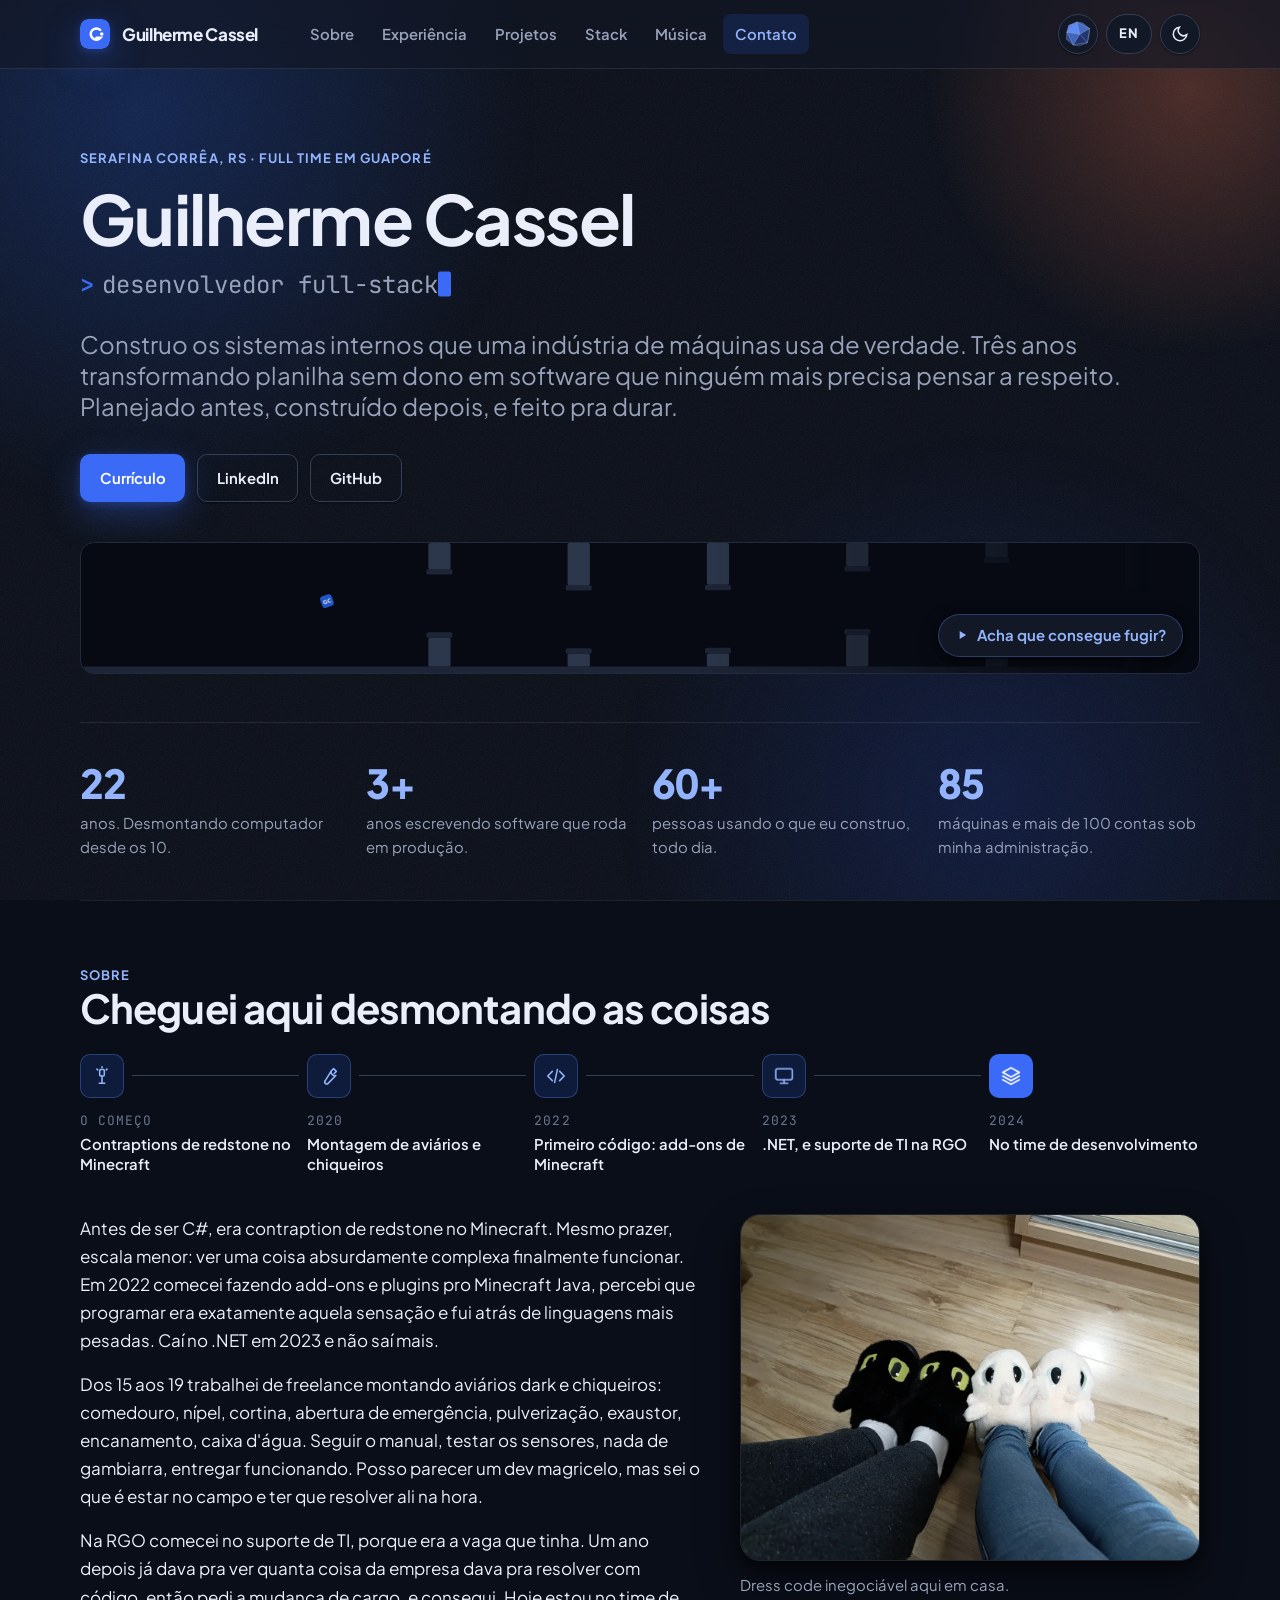
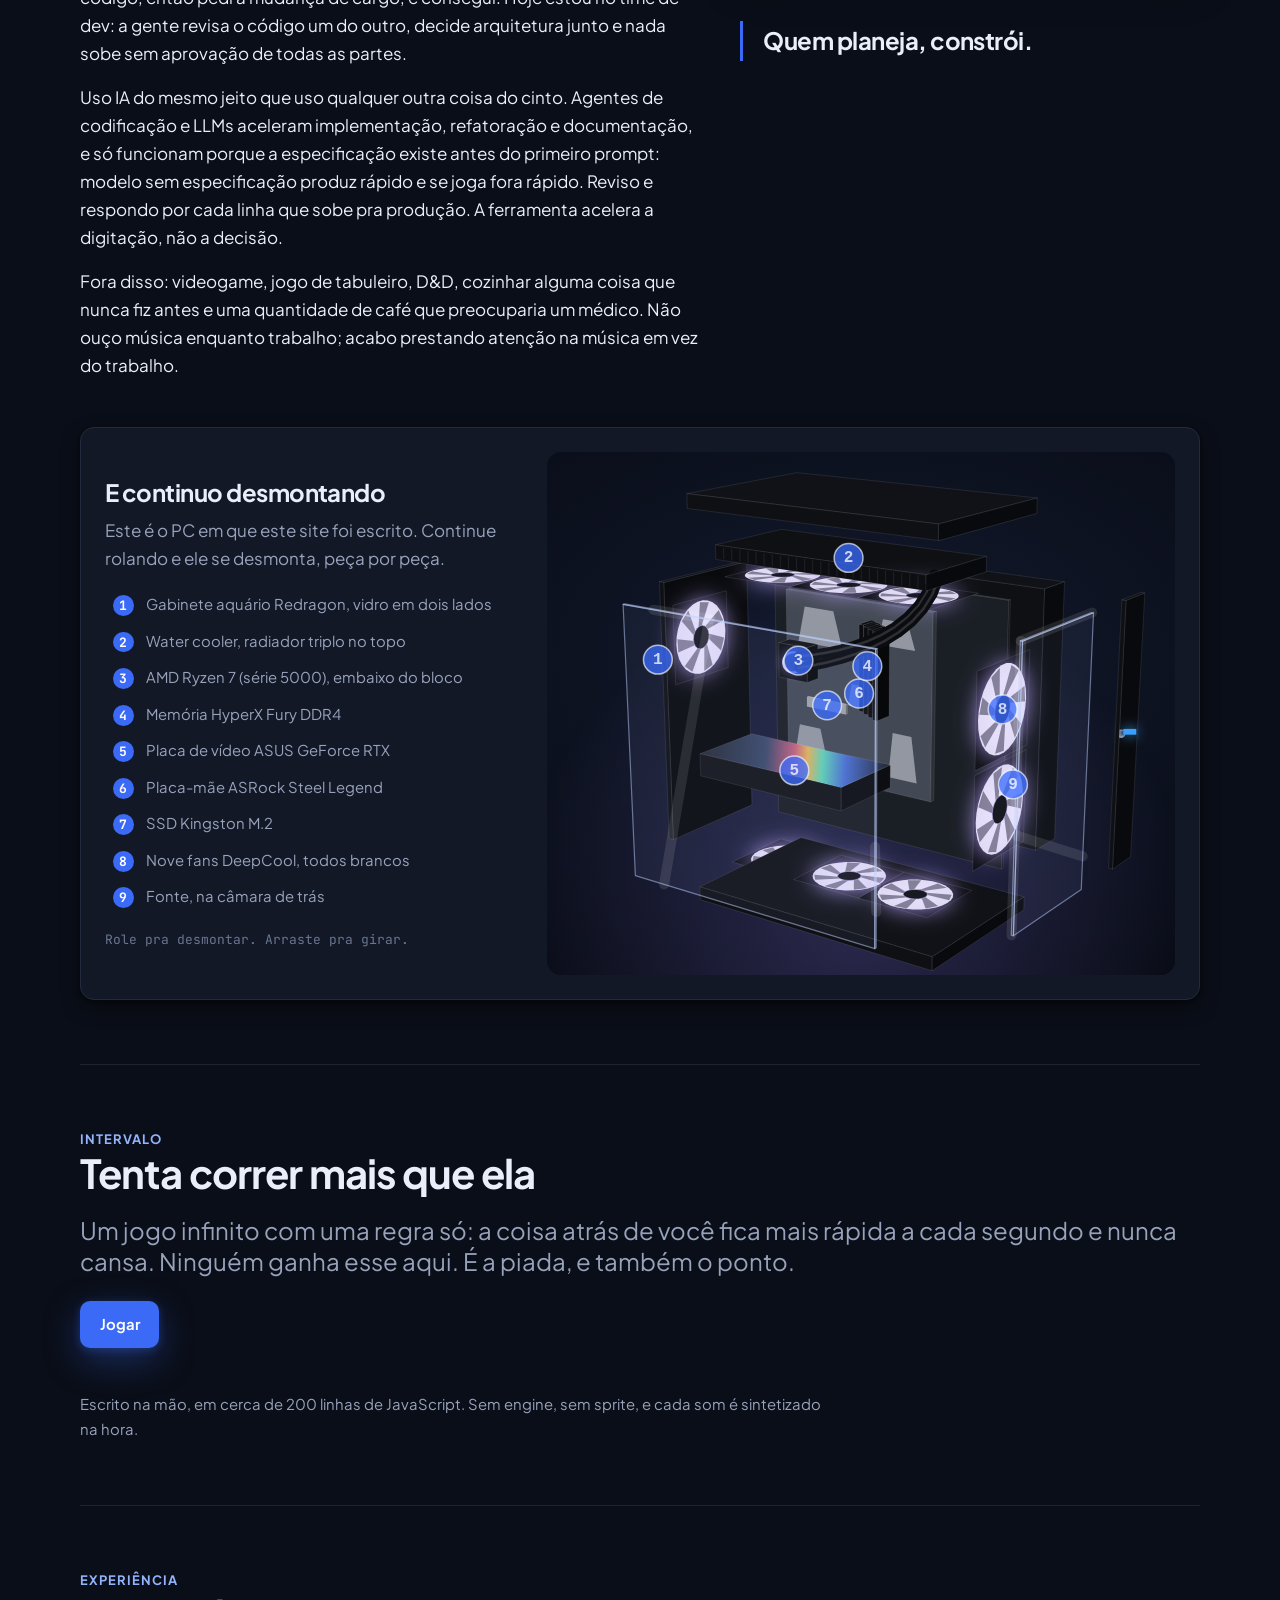
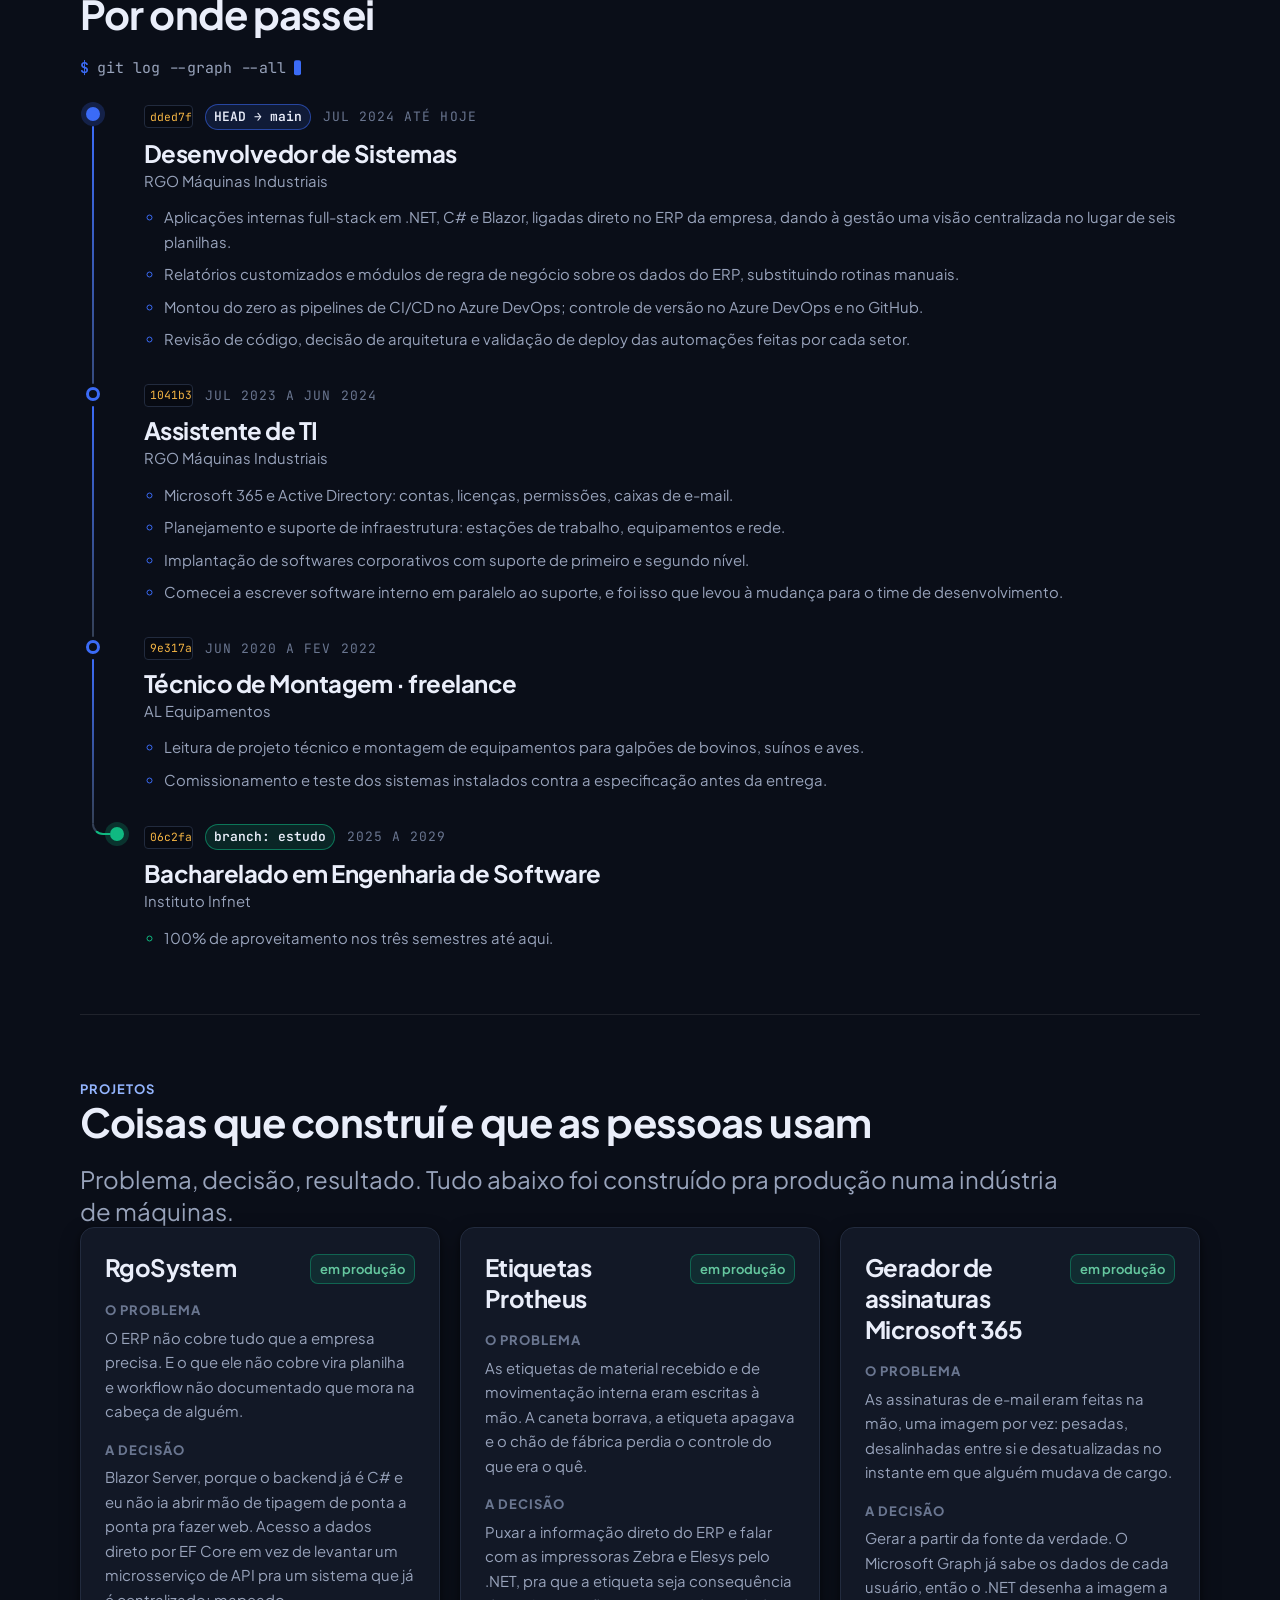
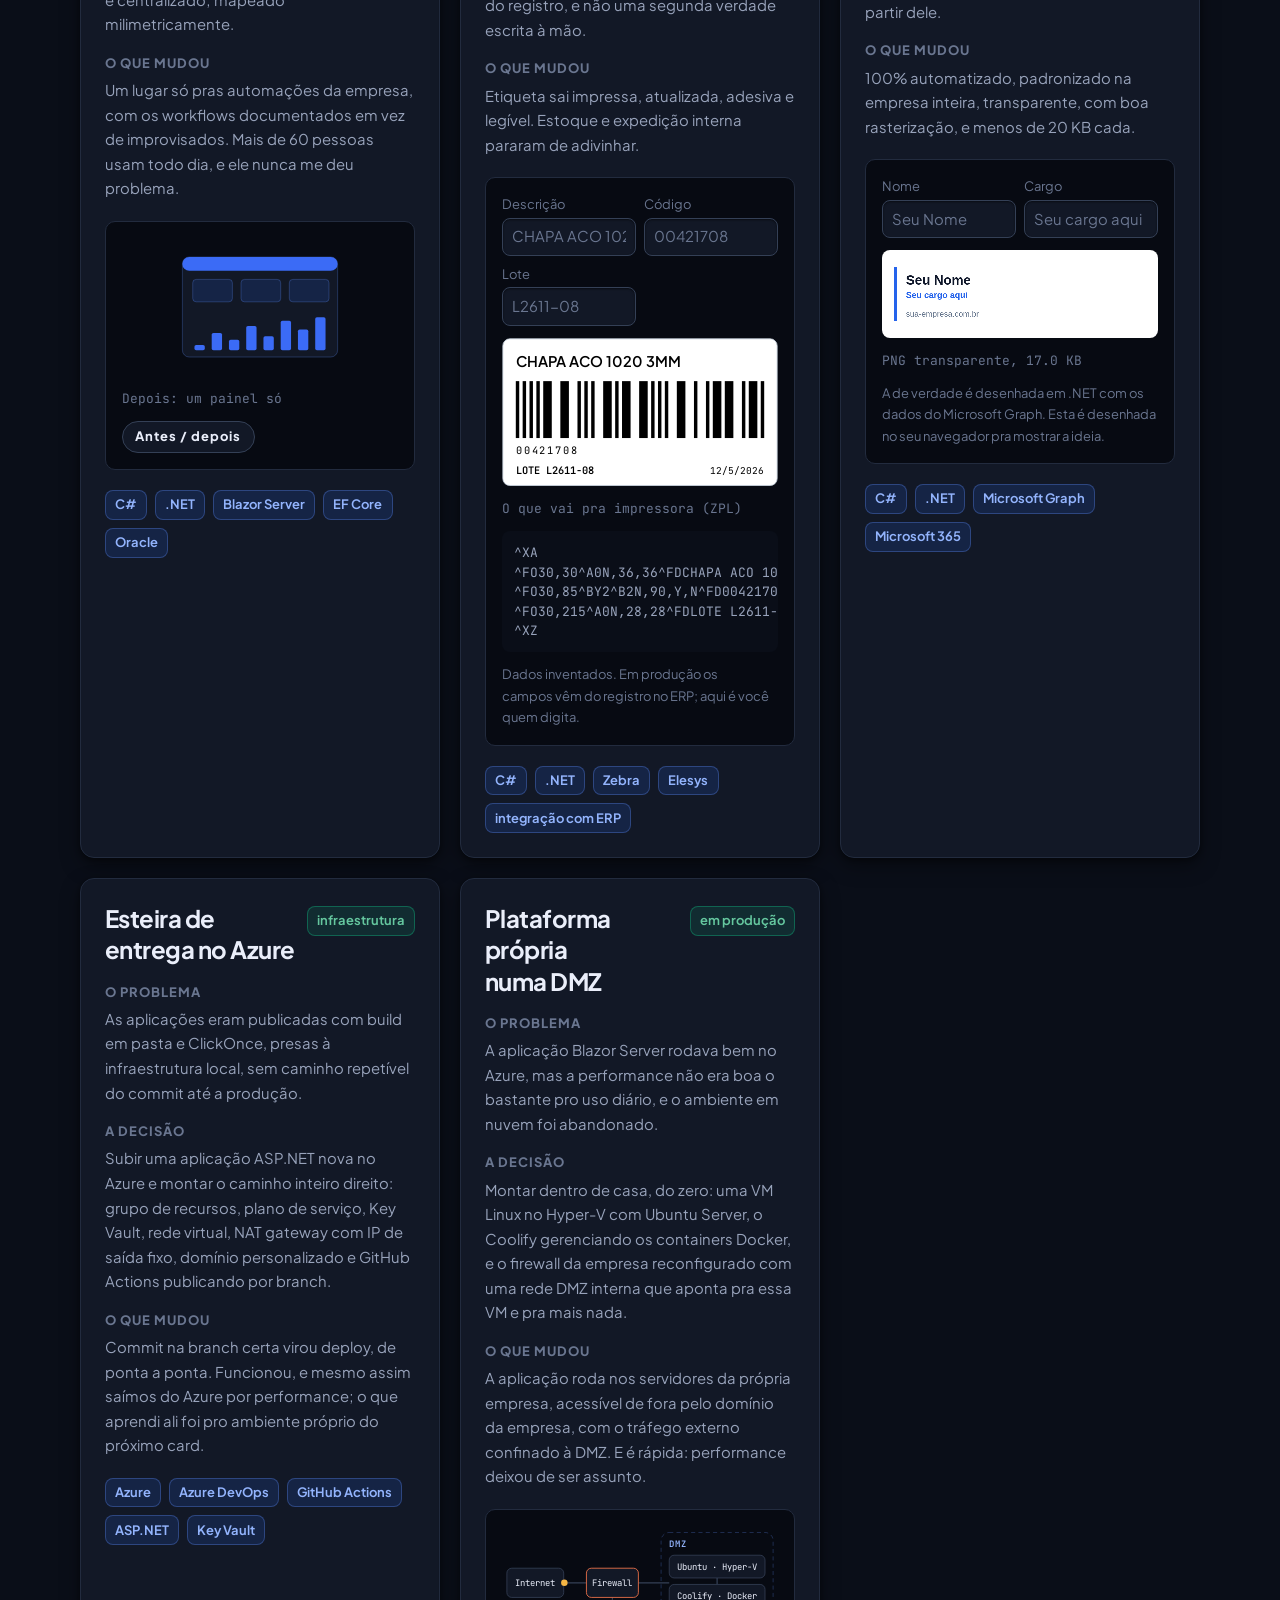
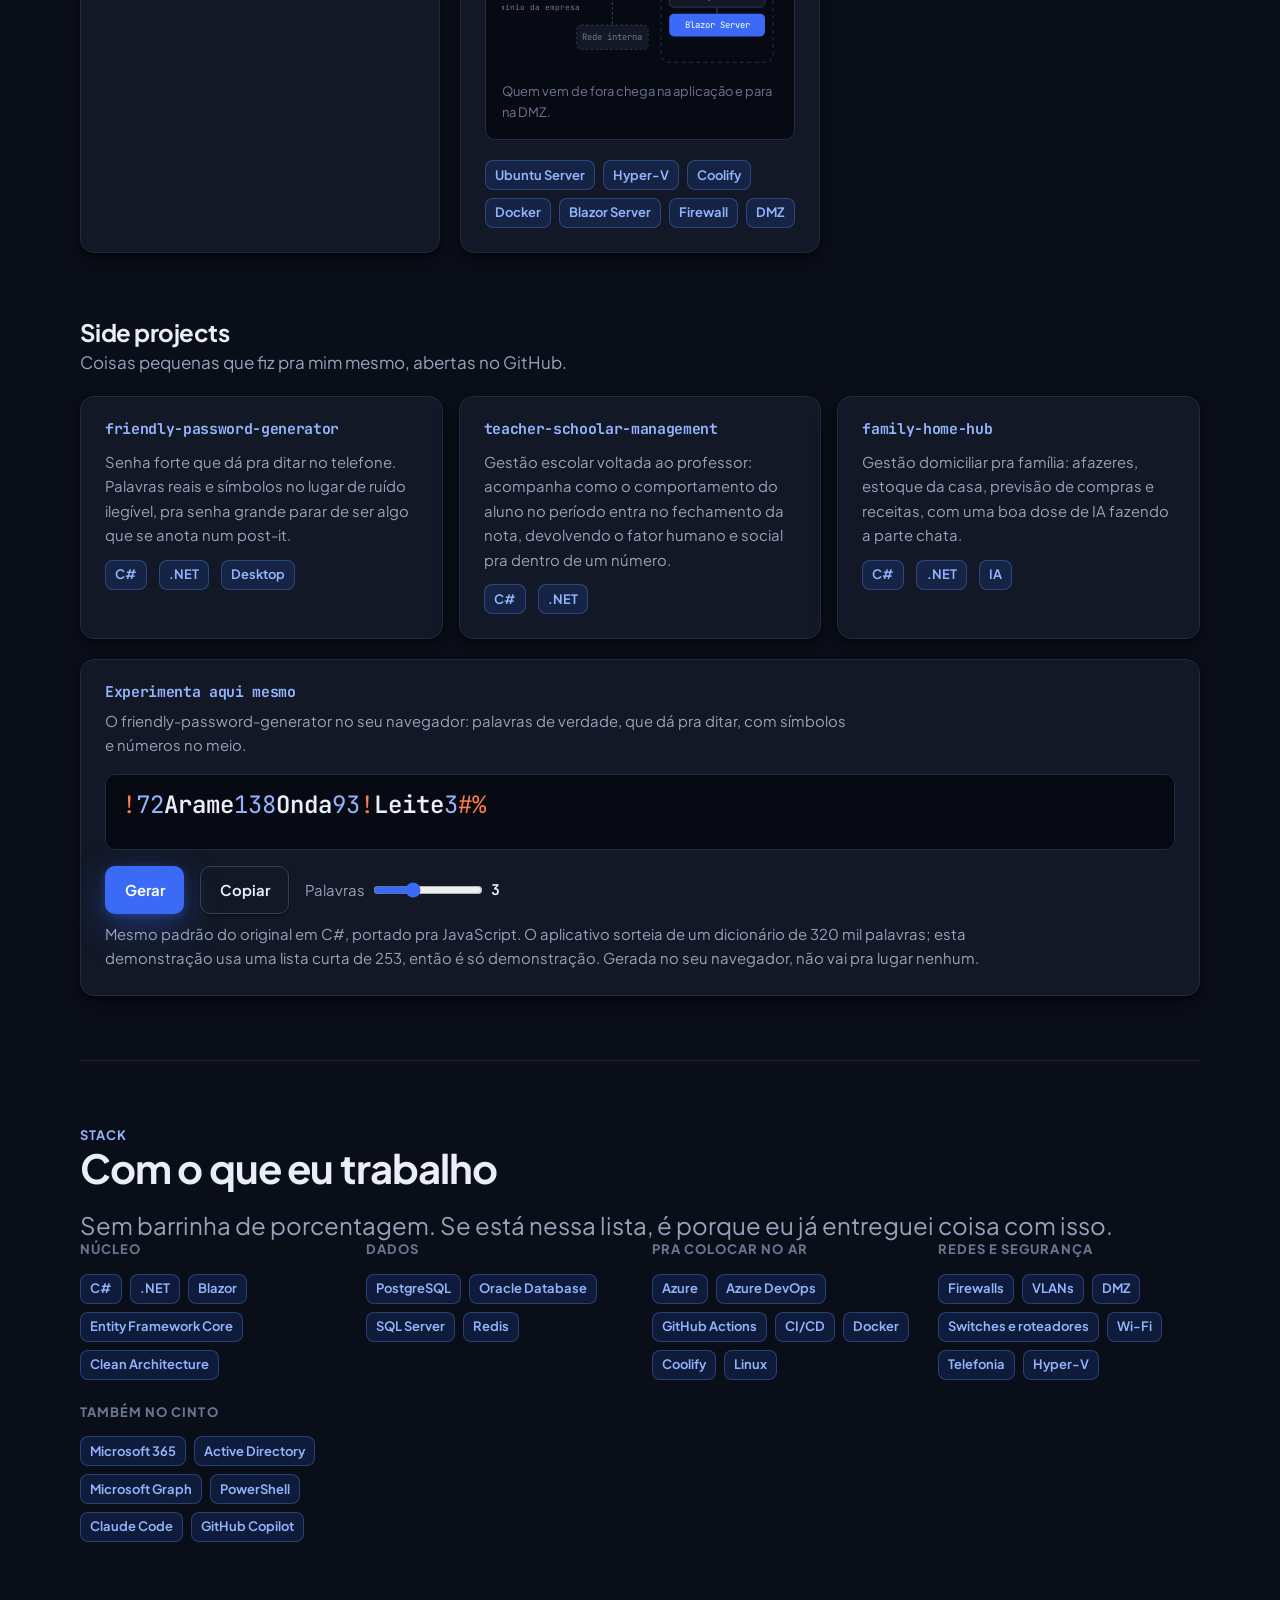
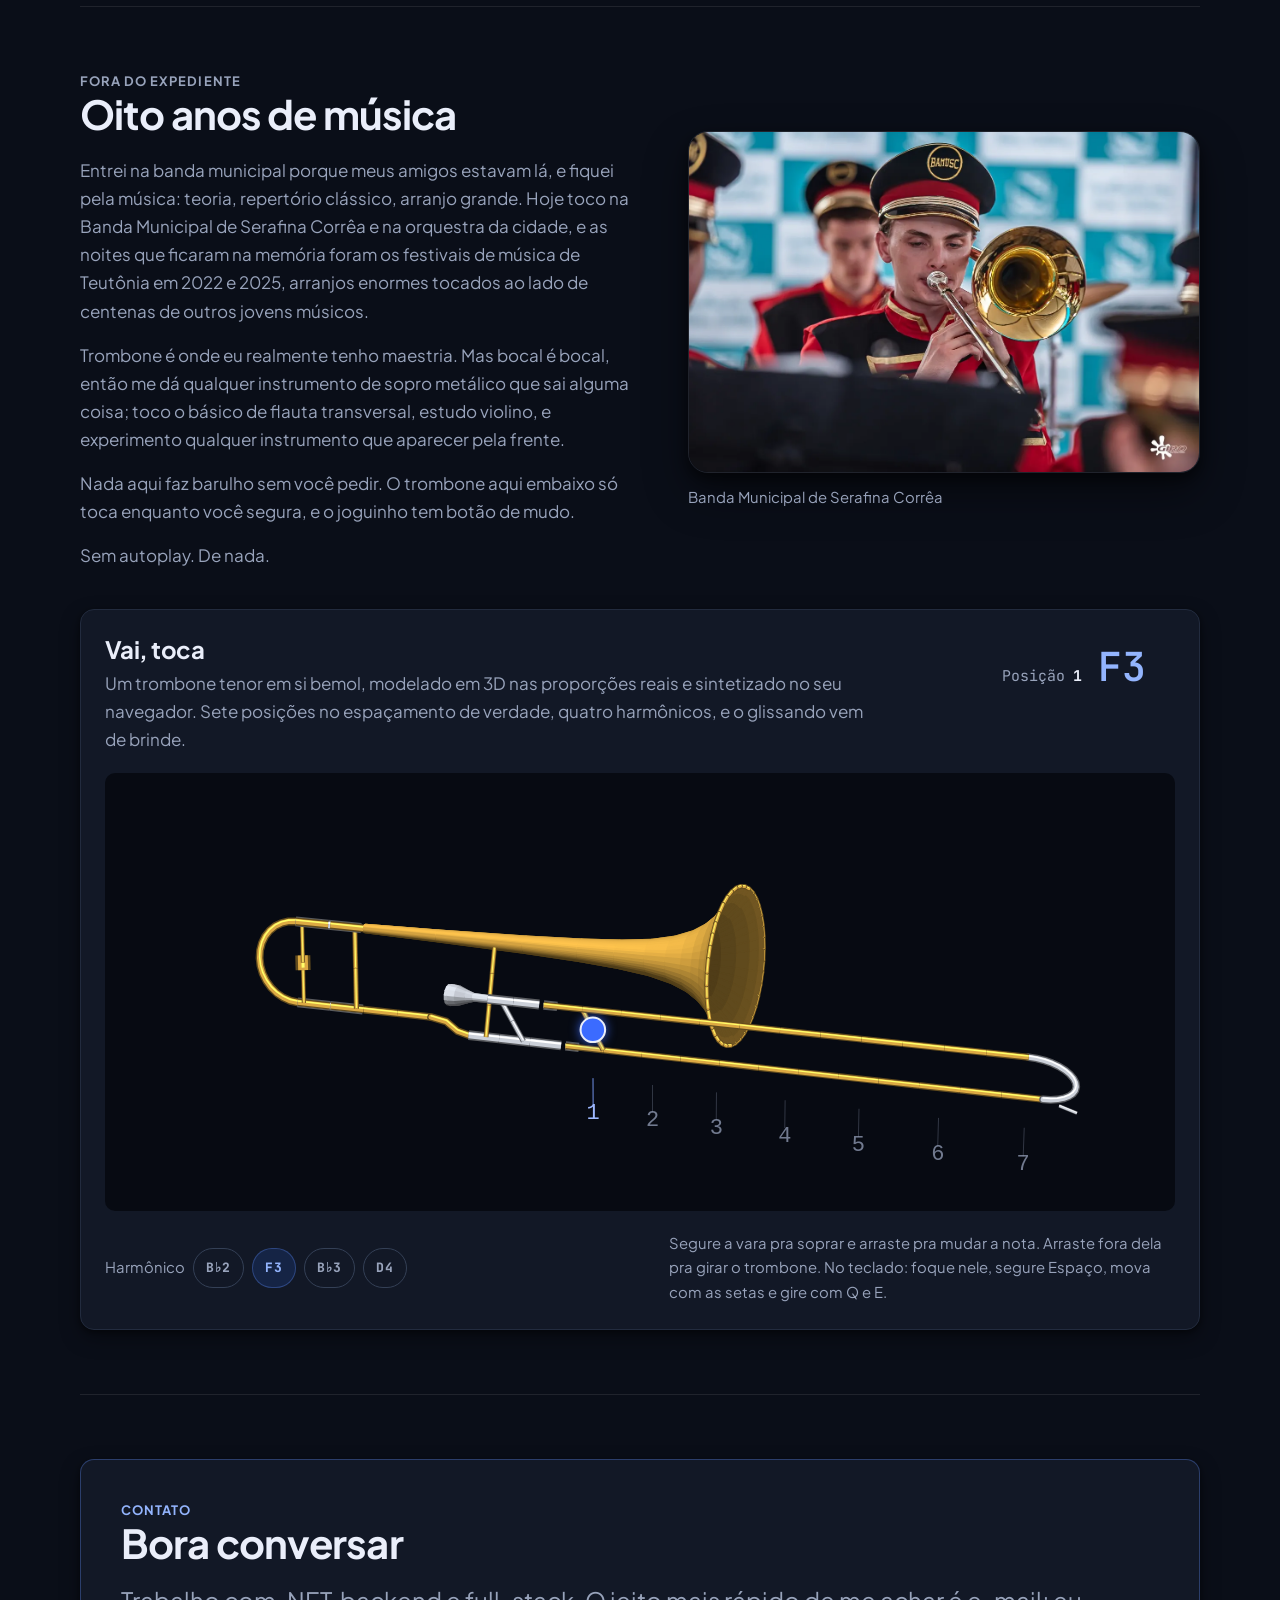
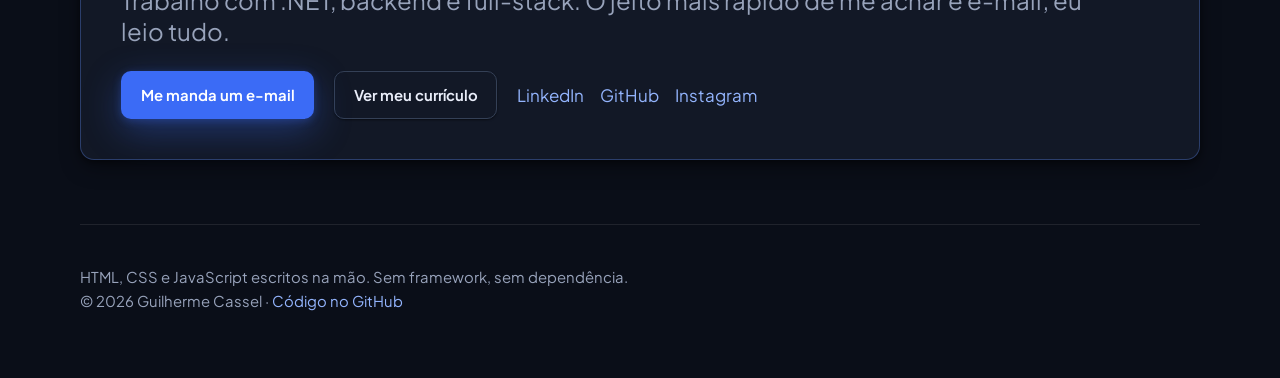
<file: pt/index.html>
<!doctype html>
<!-- GERADO por build.mjs a partir de src/index.html e content/pt.json. Não edite este arquivo: edite a origem e rode "node build.mjs". -->
<html lang="pt-BR" data-lang="pt">
<head>
<meta charset="utf-8">
<meta name="viewport" content="width=device-width, initial-scale=1">
<title>Guilherme Cassel · Desenvolvedor .NET</title>
<meta name="description" content="Desenvolvedor full-stack .NET. Construo os sistemas internos que uma indústria de máquinas usa todo dia: C#, Blazor, Entity Framework e um CI/CD montado do zero.">
<link rel="canonical" href="https://guilhermecassel.com/pt/">
<link rel="alternate" hreflang="en" href="https://guilhermecassel.com/">
<link rel="alternate" hreflang="pt-BR" href="https://guilhermecassel.com/pt/">
<link rel="alternate" hreflang="x-default" href="https://guilhermecassel.com/">
<meta name="theme-color" content="#0a0e18">

<meta property="og:type" content="website">
<meta property="og:url" content="https://guilhermecassel.com/pt/">
<meta property="og:locale" content="pt_BR">
<meta property="og:title" content="Guilherme Cassel · Desenvolvedor .NET">
<meta property="og:description" content="Desenvolvedor full-stack .NET. Construo os sistemas internos que uma indústria de máquinas usa todo dia: C#, Blazor, Entity Framework e um CI/CD montado do zero.">
<meta property="og:image" content="https://guilhermecassel.com/assets/img/og.png">
<meta name="twitter:card" content="summary_large_image">

<link rel="icon" href="/assets/img/favicon.svg" type="image/svg+xml">
<link rel="preconnect" href="https://fonts.googleapis.com">
<link rel="preconnect" href="https://fonts.gstatic.com" crossorigin>
<link href="https://fonts.googleapis.com/css2?family=Plus+Jakarta+Sans:wght@400;500;600;700;800&family=JetBrains+Mono:wght@400;600&display=swap" rel="stylesheet">
<link rel="stylesheet" href="/assets/css/tokens.css">
<link rel="stylesheet" href="/assets/css/system.css">
<link rel="stylesheet" href="/assets/css/site.css">

<script>
  (() => {
    const t = localStorage.getItem('tema');
    if (t === 'light' || t === 'dark') document.documentElement.dataset.theme = t;
    document.documentElement.classList.add('js');
  })();
</script>

<script type="application/ld+json">
{
  "@context": "https://schema.org",
  "@type": "Person",
  "name": "Guilherme Cassel",
  "jobTitle": ".NET Developer",
  "url": "https://guilhermecassel.com",
  "image": "https://guilhermecassel.com/assets/img/trombone.jpg",
  "sameAs": [
    "https://linkedin.com/in/guilhermecassel",
    "https://github.com/Guilherme-Cassel",
    "https://www.instagram.com/guilherme.cassel2004"
  ],
  "knowsAbout": ["C#", ".NET", "Blazor", "Entity Framework Core", "Azure DevOps", "CI/CD"],
  "address": { "@type": "PostalAddress", "addressRegion": "RS", "addressCountry": "BR" }
}
</script>
</head>

<body>

<div class="bg-layers" aria-hidden="true">
  <div class="blob blob--1"></div>
  <div class="blob blob--2"></div>
  <div class="blob blob--3"></div>
</div>
<div class="grain" aria-hidden="true"></div>

<div class="cursor" data-cursor aria-hidden="true"><span class="cursor__dot"></span></div>

<a class="skip" href="#main" data-t="ui.skipToContent">Pular para o conteúdo</a>

<header class="topbar" data-topbar>
  <div class="topbar__inner">
    <a class="brandmark" href="#top" aria-label="Guilherme Cassel">
      <svg class="monogram" viewBox="0 0 32 32" aria-hidden="true">
        <rect width="32" height="32" rx="9" fill="var(--brand)"/>
        <path d="M21.5 11.6A6 6 0 1 0 22 20h-4.4" fill="none" stroke="#fff"
              stroke-width="2.6" stroke-linecap="round"/>
        <circle cx="23.2" cy="16" r="1.9" fill="#fff"/>
      </svg>
      <span class="brandmark__name">Guilherme<span class="brandmark__last"> Cassel</span></span>
    </a>

    <nav class="nav" aria-label="Main">
      <a href="#about"      data-t="nav.about">Sobre</a>
      <a href="#experience" data-t="nav.experience">Experiência</a>
      <a href="#work"       data-t="nav.work">Projetos</a>
      <a href="#stack"      data-t="nav.stack">Stack</a>
      <a href="#music"      data-t="nav.music">Música</a>
      <a href="#contact"    data-t="nav.contact">Contato</a>
    </nav>

    <div class="topbar__actions">
      <!-- O d20: rola e leva pra uma seção do site. (assets/js/segredos.js) -->
      <button class="d20" type="button" data-d20 data-label="eggs.roll" aria-label="Rolar um d20">
        <svg viewBox="0 0 32 32" fill="none" stroke="currentColor" stroke-width="1.8" stroke-linejoin="round" aria-hidden="true">
          <path d="M16 2 28.1 9v14L16 30 3.9 23V9Z"/>
          <path d="M16 9.5 22.5 20.5h-13Z"/>
          <path d="M16 2v7.5M3.9 9 16 9.5 28.1 9M9.5 20.5 3.9 23M22.5 20.5 28.1 23M9.5 20.5 16 30l6.5-9.5M3.9 9l5.6 11.5M28.1 9l-5.6 11.5"/>
        </svg>
      </button>
      <a class="chip-btn" data-lang-toggle href="/" hreflang="en" data-label="ui.langToggle" aria-label="Read in English">
        <span data-t="ui.langShort">EN</span>
      </a>
      <button class="theme-toggle" data-theme-toggle type="button" data-label="ui.themeToggle" aria-label="Alternar entre tema claro e escuro">
        <svg class="icon-sun" viewBox="0 0 24 24" fill="none" stroke="currentColor" stroke-width="2" stroke-linecap="round">
          <circle cx="12" cy="12" r="4"/><path d="M12 2v2M12 20v2M2 12h2M20 12h2M4.9 4.9l1.4 1.4M17.7 17.7l1.4 1.4M19.1 4.9l-1.4 1.4M6.3 17.7l-1.4 1.4"/>
        </svg>
        <svg class="icon-moon" viewBox="0 0 24 24" fill="none" stroke="currentColor" stroke-width="2" stroke-linecap="round">
          <path d="M21 12.8A9 9 0 1 1 11.2 3a7 7 0 0 0 9.8 9.8Z"/>
        </svg>
      </button>
      <button class="chip-btn nav-toggle" data-nav-toggle type="button" data-label="ui.menu" aria-label="Menu" aria-expanded="false" aria-controls="mobile-nav">
        <svg viewBox="0 0 24 24" fill="none" stroke="currentColor" stroke-width="2" stroke-linecap="round">
          <path d="M4 7h16M4 12h16M4 17h16"/>
        </svg>
      </button>
    </div>
  </div>

  <nav class="mobile-nav" id="mobile-nav" data-mobile-nav hidden aria-label="Main"></nav>
</header>

<main id="main">
  <span id="top"></span>

  <section class="hero page">
    <p class="eyebrow" data-t="hero.kicker">Serafina Corrêa, RS · full time em Guaporé</p>

    <div class="hero__palco" data-palco>
      <div class="hero__trilho" data-trilho>
        <h1 class="hero__name" data-nome>
          <button class="tickle" data-tickle type="button" data-t="hero.name">Guilherme Cassel</button>
        </h1>
      </div>
    </div>

    <p class="hero__role" aria-hidden="true">
      <span class="hero__role-prefix">&gt;</span>
      <span class="hero__role-texto"><span data-typewriter>desenvolvedor full-stack .NET</span><span class="caret" aria-hidden="true"></span></span>
    </p>

    <p class="lead hero__lead" data-t="hero.lead">Construo os sistemas internos que uma indústria de máquinas usa de verdade. Três anos transformando planilha sem dono em software que ninguém mais precisa pensar a respeito. Planejado antes, construído depois, e feito pra durar.</p>

    <div class="row hero__cta">
      <a class="btn btn--magnetic" data-cv href="/curriculo/">
        <span data-t="hero.ctaResume">Currículo</span>
      </a>
      <a class="btn btn--ghost btn--magnetic" data-link="linkedin" href="https://linkedin.com/in/guilhermecassel" target="_blank" rel="noopener">
        <span data-t="hero.ctaPrimary">LinkedIn</span>
      </a>
      <a class="btn btn--ghost btn--magnetic" data-link="github" href="https://github.com/Guilherme-Cassel" target="_blank" rel="noopener">
        <span data-t="hero.ctaSecondary">GitHub</span>
      </a>
    </div>

    <!-- Uma janelinha onde o jogo se joga sozinho (assets/js/previa.js).
         Clicar leva pro jogo de verdade, lá embaixo. -->
    <a class="hero__previa" href="#jogo" data-previa data-label="game.previewLabel" aria-label="Jogar o joguinho">
      <canvas aria-hidden="true"></canvas>
      <span class="hero__previa-chamada">
        <svg viewBox="0 0 24 24" aria-hidden="true"><path d="M8 5v14l11-7Z"/></svg>
        <span data-t="game.previewCta">Acha que consegue fugir?</span>
      </span>
    </a>
  </section>

  <section class="page stats-section" aria-label="Numbers">
    <div class="stats" data-stats><div class="stat"><p class="stat__value"><span data-count="22">22</span></p><p class="stat__label">anos. Desmontando computador desde os 10.</p></div><div class="stat"><p class="stat__value"><span data-count="3">3</span>+</p><p class="stat__label">anos escrevendo software que roda em produção.</p></div><div class="stat"><p class="stat__value"><span data-count="60">60</span>+</p><p class="stat__label">pessoas usando o que eu construo, todo dia.</p></div><div class="stat"><p class="stat__value"><span data-count="85">85</span></p><p class="stat__label">máquinas e mais de 100 contas sob minha administração.</p></div></div>
  </section>

  <section class="page" id="about">
    <p class="eyebrow" data-t="about.eyebrow">Sobre</p>
    <h2 data-t="about.title">Cheguei aqui desmontando as coisas</h2>

    <!-- A história em cinco paradas, pra quem não vai ler os parágrafos.
         Os desenhos ficam aqui; o texto de cada parada vem do JSON. -->
    <svg class="so-desenhos" aria-hidden="true">
      <symbol id="fase-redstone" viewBox="0 0 24 24"><path d="M12 12v8M9 20h6"/><rect x="9.500" y="5" width="5" height="7" rx="1"/><path d="M12 2v1M6.500 4.500l.8.8M17.500 4.500l-.8.8"/></symbol>
      <symbol id="fase-campo" viewBox="0 0 24 24"><path d="M14.500 6.500a4 4 0 0 0 5 5L11 20a2.100 2.100 0 0 1-3-3Z"/><path d="M14.500 6.500 17 4l3 3-2.500 2.500"/></symbol>
      <symbol id="fase-codigo" viewBox="0 0 24 24"><path d="m8 7-5 5 5 5M16 7l5 5-5 5M13.500 5l-3 14"/></symbol>
      <symbol id="fase-suporte" viewBox="0 0 24 24"><rect x="3" y="4" width="18" height="12" rx="2"/><path d="M8 20h8M12 16v4"/></symbol>
      <symbol id="fase-dev" viewBox="0 0 24 24"><path d="m12 3 9 5-9 5-9-5Z"/><path d="m3 12 9 5 9-5M3 16l9 5 9-5"/></symbol>
    </svg>
    <ol class="fases" data-fases><li class="fase"><svg class="fase__icone" viewBox="0 0 24 24" aria-hidden="true"><use href="#fase-redstone"/></svg><span class="fase__quando">O começo</span><span class="fase__nome">Contraptions de redstone no Minecraft</span></li><li class="fase"><svg class="fase__icone" viewBox="0 0 24 24" aria-hidden="true"><use href="#fase-campo"/></svg><span class="fase__quando">2020</span><span class="fase__nome">Montagem de aviários e chiqueiros</span></li><li class="fase"><svg class="fase__icone" viewBox="0 0 24 24" aria-hidden="true"><use href="#fase-codigo"/></svg><span class="fase__quando">2022</span><span class="fase__nome">Primeiro código: add-ons de Minecraft</span></li><li class="fase"><svg class="fase__icone" viewBox="0 0 24 24" aria-hidden="true"><use href="#fase-suporte"/></svg><span class="fase__quando">2023</span><span class="fase__nome">.NET, e suporte de TI na RGO</span></li><li class="fase"><svg class="fase__icone" viewBox="0 0 24 24" aria-hidden="true"><use href="#fase-dev"/></svg><span class="fase__quando">2024</span><span class="fase__nome">No time de desenvolvimento</span></li></ol>

    <div class="about">
      <div class="about__text" data-about-text><p>Antes de ser C#, era contraption de redstone no Minecraft. Mesmo prazer, escala menor: ver uma coisa absurdamente complexa finalmente funcionar. Em 2022 comecei fazendo add-ons e plugins pro Minecraft Java, percebi que programar era exatamente aquela sensação e fui atrás de linguagens mais pesadas. Caí no .NET em 2023 e não saí mais.</p><p>Dos 15 aos 19 trabalhei de freelance montando aviários dark e chiqueiros: comedouro, nípel, cortina, abertura de emergência, pulverização, exaustor, encanamento, caixa d'água. Seguir o manual, testar os sensores, nada de gambiarra, entregar funcionando. Posso parecer um dev magricelo, mas sei o que é estar no campo e ter que resolver ali na hora.</p><p>Na RGO comecei no suporte de TI, porque era a vaga que tinha. Um ano depois já dava pra ver quanta coisa da empresa dava pra resolver com código, então pedi a mudança de cargo, e consegui. Hoje estou no time de dev: a gente revisa o código um do outro, decide arquitetura junto e nada sobe sem aprovação de todas as partes.</p><p>Uso IA do mesmo jeito que uso qualquer outra coisa do cinto. Agentes de codificação e LLMs aceleram implementação, refatoração e documentação, e só funcionam porque a especificação existe antes do primeiro prompt: modelo sem especificação produz rápido e se joga fora rápido. Reviso e respondo por cada linha que sobe pra produção. A ferramenta acelera a digitação, não a decisão.</p><p>Fora disso: videogame, jogo de tabuleiro, D&amp;D, cozinhar alguma coisa que nunca fiz antes e uma quantidade de café que preocuparia um médico. Não ouço música enquanto trabalho; acabo prestando atenção na música em vez do trabalho.</p></div>
      <aside class="about__aside">
        <figure class="photo photo--soft">
          <picture>
            <source srcset="/assets/img/pantufas.webp" type="image/webp">
            <img src="/assets/img/pantufas.jpg" width="1200" height="904"
                 loading="lazy" decoding="async" data-alt="personal.photoAlt" data-title="personal.photoTitle" alt="Dois pares de pés lado a lado de pantufas de pelúcia, uma preta e uma branca, num piso de madeira." title="Minha princesa Estela">
          </picture>
          <figcaption data-t="personal.photoCaption">Dress code inegociável aqui em casa.</figcaption>
        </figure>
        <blockquote class="motto">
          <p data-t="about.motto">Quem planeja, constrói.</p>
          <cite data-t="about.mottoOriginal"></cite>
        </blockquote>
      </aside>
    </div>

    <!-- O PC de verdade, que se desmonta conforme a página rola.
         Quem desenha é o assets/js/pc.js, baixado sob demanda. -->
    <div class="pc card" data-pc>
      <div class="pc__texto">
        <h3 data-t="pc.title">E continuo desmontando</h3>
        <p class="muted" data-t="pc.lead">Este é o PC em que este site foi escrito. Continue rolando e ele se desmonta, peça por peça.</p>
        <ol class="pc__pecas" data-pc-pecas></ol>
        <p class="pc__dica" data-t="pc.hint">Role pra desmontar. Arraste pra girar.</p>
      </div>
      <canvas class="pc__tela" data-pc-tela tabindex="0" role="img" data-label="pc.alt" aria-label="Desenho 3D de um gabinete de PC com painéis de vidro que se desmonta em peças conforme a página rola"></canvas>
    </div>
  </section>

  <section class="page" id="jogo">
    <p class="eyebrow" data-t="game.eyebrow">Intervalo</p>
    <h2 data-t="game.title">Tenta correr mais que ela</h2>
    <p class="lead" data-t="game.lead">Um jogo infinito com uma regra só: a coisa atrás de você fica mais rápida a cada segundo e nunca cansa. Ninguém ganha esse aqui. É a piada, e também o ponto.</p>

    <p class="jogo__acao">
      <button class="btn btn--magnetic" type="button" data-jogo-abrir>
        <span data-t="game.play">Jogar</span>
      </button>
    </p>

    <div class="jogo__palco" data-jogo-palco>
      <div class="jogo__tela">
        <canvas data-jogo-canvas tabindex="0" role="img" data-label="game.title" aria-label="Tenta correr mais que ela"></canvas>

        <div class="jogo__hud">
          <span><span data-t="game.score">Pontos</span> <b data-jogo-pontos>0</b></span>
          <span><span data-t="game.best">Recorde</span> <b data-jogo-recorde>0</b></span>
          <span class="jogo__modo" data-t="game.hard">DIFÍCIL</span>
          <button class="jogo__som" type="button" data-jogo-som
                  data-label="game.soundToggle" aria-label="Ligar ou desligar o som" aria-pressed="true">
            <svg viewBox="0 0 24 24" fill="none" stroke="currentColor" stroke-width="2" stroke-linecap="round" stroke-linejoin="round">
              <path d="M11 5 6 9H3v6h3l5 4z"/>
              <path class="jogo__som-ondas" d="M15.5 8.5a5 5 0 0 1 0 7M18.5 5.5a9 9 0 0 1 0 13"/>
              <path class="jogo__som-corte" d="m16 9 5 6M21 9l-5 6"/>
            </svg>
          </button>
        </div>

        <p class="jogo__dica" data-t="game.hint">Espaço, clique ou toque pra bater asa</p>

        <div class="jogo__aviso" data-jogo-aviso hidden>
          <p data-jogo-mensagem></p>
          <button class="btn" type="button" data-jogo-reiniciar>
            <span data-t="game.again">De novo</span>
          </button>
        </div>
      </div>
    </div>

    <p class="muted jogo__nota" data-t="game.footnote">Escrito na mão, em cerca de 200 linhas de JavaScript. Sem engine, sem sprite, e cada som é sintetizado na hora.</p>
  </section>

  <section class="page" id="experience">
    <p class="eyebrow" data-t="experience.eyebrow">Experiência</p>
    <h2 data-t="experience.title">Por onde passei</h2>
    <!-- A experiência como um git log: o comando em cima, os commits embaixo. -->
    <p class="historico__comando" aria-hidden="true">
      <span class="historico__cifrao">$</span>
      <span data-t="experience.command">git log --graph --all</span><span class="caret"></span>
    </p>
    <ol class="historico" data-timeline><li class="commit is-current"><div class="commit__topo"><code class="commit__hash">dded7fe</code><span class="commit__ref">HEAD → main</span><span class="commit__data">jul 2024 até hoje</span></div><h3>Desenvolvedor de Sistemas</h3><p class="timeline__meta">RGO Máquinas Industriais</p><ul class="timeline__bullets"><li>Aplicações internas full-stack em .NET, C# e Blazor, ligadas direto no ERP da empresa, dando à gestão uma visão centralizada no lugar de seis planilhas.</li><li>Relatórios customizados e módulos de regra de negócio sobre os dados do ERP, substituindo rotinas manuais.</li><li>Montou do zero as pipelines de CI/CD no Azure DevOps; controle de versão no Azure DevOps e no GitHub.</li><li>Revisão de código, decisão de arquitetura e validação de deploy das automações feitas por cada setor.</li></ul></li><li class="commit"><div class="commit__topo"><code class="commit__hash">1041b3f</code><span class="commit__data">jul 2023 a jun 2024</span></div><h3>Assistente de TI</h3><p class="timeline__meta">RGO Máquinas Industriais</p><ul class="timeline__bullets"><li>Microsoft 365 e Active Directory: contas, licenças, permissões, caixas de e-mail.</li><li>Planejamento e suporte de infraestrutura: estações de trabalho, equipamentos e rede.</li><li>Implantação de softwares corporativos com suporte de primeiro e segundo nível.</li><li>Comecei a escrever software interno em paralelo ao suporte, e foi isso que levou à mudança para o time de desenvolvimento.</li></ul></li><li class="commit"><div class="commit__topo"><code class="commit__hash">9e317a3</code><span class="commit__data">jun 2020 a fev 2022</span></div><h3>Técnico de Montagem · freelance</h3><p class="timeline__meta">AL Equipamentos</p><ul class="timeline__bullets"><li>Leitura de projeto técnico e montagem de equipamentos para galpões de bovinos, suínos e aves.</li><li>Comissionamento e teste dos sistemas instalados contra a especificação antes da entrega.</li></ul></li><li class="commit is-current commit--ramo"><div class="commit__topo"><code class="commit__hash">06c2fa8</code><span class="commit__ref">branch: estudo</span><span class="commit__data">2025 a 2029</span></div><h3>Bacharelado em Engenharia de Software</h3><p class="timeline__meta">Instituto Infnet</p><ul class="timeline__bullets"><li>100% de aproveitamento nos três semestres até aqui.</li></ul></li></ol>
  </section>

  <section class="page" id="work">
    <p class="eyebrow" data-t="projects.eyebrow">Projetos</p>
    <h2 data-t="projects.title">Coisas que construí e que as pessoas usam</h2>
    <p class="lead" data-t="projects.lead">Problema, decisão, resultado. Tudo abaixo foi construído pra produção numa indústria de máquinas.</p>

    <div class="work" data-work><article class="card card--interactive work-card"><div class="work-card__head"><h3>RgoSystem</h3><span class="badge badge--live">em produção</span></div><dl><div><dt>O problema</dt><dd>O ERP não cobre tudo que a empresa precisa. E o que ele não cobre vira planilha e workflow não documentado que mora na cabeça de alguém.</dd></div><div><dt>A decisão</dt><dd>Blazor Server, porque o backend já é C# e eu não ia abrir mão de tipagem de ponta a ponta pra fazer web. Acesso a dados direto por EF Core em vez de levantar um microsserviço de API pra um sistema que já é centralizado; mapeado milimetricamente.</dd></div><div><dt>O que mudou</dt><dd>Um lugar só pras automações da empresa, com os workflows documentados em vez de improvisados. Mais de 60 pessoas usam todo dia, e ele nunca me deu problema.</dd></div></dl><div class="work-card__demo" data-demo="sheets"></div><div class="row"><span class="badge">C#</span><span class="badge">.NET</span><span class="badge">Blazor Server</span><span class="badge">EF Core</span><span class="badge">Oracle</span></div></article><article class="card card--interactive work-card"><div class="work-card__head"><h3>Etiquetas Protheus</h3><span class="badge badge--live">em produção</span></div><dl><div><dt>O problema</dt><dd>As etiquetas de material recebido e de movimentação interna eram escritas à mão. A caneta borrava, a etiqueta apagava e o chão de fábrica perdia o controle do que era o quê.</dd></div><div><dt>A decisão</dt><dd>Puxar a informação direto do ERP e falar com as impressoras Zebra e Elesys pelo .NET, pra que a etiqueta seja consequência do registro, e não uma segunda verdade escrita à mão.</dd></div><div><dt>O que mudou</dt><dd>Etiqueta sai impressa, atualizada, adesiva e legível. Estoque e expedição interna pararam de adivinhar.</dd></div></dl><div class="work-card__demo" data-demo="label"></div><div class="row"><span class="badge">C#</span><span class="badge">.NET</span><span class="badge">Zebra</span><span class="badge">Elesys</span><span class="badge">integração com ERP</span></div></article><article class="card card--interactive work-card"><div class="work-card__head"><h3>Gerador de assinaturas Microsoft 365</h3><span class="badge badge--live">em produção</span></div><dl><div><dt>O problema</dt><dd>As assinaturas de e-mail eram feitas na mão, uma imagem por vez: pesadas, desalinhadas entre si e desatualizadas no instante em que alguém mudava de cargo.</dd></div><div><dt>A decisão</dt><dd>Gerar a partir da fonte da verdade. O Microsoft Graph já sabe os dados de cada usuário, então o .NET desenha a imagem a partir dele.</dd></div><div><dt>O que mudou</dt><dd>100% automatizado, padronizado na empresa inteira, transparente, com boa rasterização, e menos de 20 KB cada.</dd></div></dl><div class="work-card__demo" data-demo="signature"></div><div class="row"><span class="badge">C#</span><span class="badge">.NET</span><span class="badge">Microsoft Graph</span><span class="badge">Microsoft 365</span></div></article><article class="card card--interactive work-card"><div class="work-card__head"><h3>Esteira de entrega no Azure</h3><span class="badge badge--live">infraestrutura</span></div><dl><div><dt>O problema</dt><dd>As aplicações eram publicadas com build em pasta e ClickOnce, presas à infraestrutura local, sem caminho repetível do commit até a produção.</dd></div><div><dt>A decisão</dt><dd>Subir uma aplicação ASP.NET nova no Azure e montar o caminho inteiro direito: grupo de recursos, plano de serviço, Key Vault, rede virtual, NAT gateway com IP de saída fixo, domínio personalizado e GitHub Actions publicando por branch.</dd></div><div><dt>O que mudou</dt><dd>Commit na branch certa virou deploy, de ponta a ponta. Funcionou, e mesmo assim saímos do Azure por performance; o que aprendi ali foi pro ambiente próprio do próximo card.</dd></div></dl><div class="row"><span class="badge">Azure</span><span class="badge">Azure DevOps</span><span class="badge">GitHub Actions</span><span class="badge">ASP.NET</span><span class="badge">Key Vault</span></div></article><article class="card card--interactive work-card"><div class="work-card__head"><h3>Plataforma própria numa DMZ</h3><span class="badge badge--live">em produção</span></div><dl><div><dt>O problema</dt><dd>A aplicação Blazor Server rodava bem no Azure, mas a performance não era boa o bastante pro uso diário, e o ambiente em nuvem foi abandonado.</dd></div><div><dt>A decisão</dt><dd>Montar dentro de casa, do zero: uma VM Linux no Hyper-V com Ubuntu Server, o Coolify gerenciando os containers Docker, e o firewall da empresa reconfigurado com uma rede DMZ interna que aponta pra essa VM e pra mais nada.</dd></div><div><dt>O que mudou</dt><dd>A aplicação roda nos servidores da própria empresa, acessível de fora pelo domínio da empresa, com o tráfego externo confinado à DMZ. E é rápida: performance deixou de ser assunto.</dd></div></dl><div class="work-card__demo" data-demo="net"></div><div class="row"><span class="badge">Ubuntu Server</span><span class="badge">Hyper-V</span><span class="badge">Coolify</span><span class="badge">Docker</span><span class="badge">Blazor Server</span><span class="badge">Firewall</span><span class="badge">DMZ</span></div></article></div>

    <h3 class="side__title" data-t="projects.sideTitle">Side projects</h3>
    <p class="muted" data-t="projects.sideLead">Coisas pequenas que fiz pra mim mesmo, abertas no GitHub.</p>
    <div class="side" data-side><a class="card card--interactive side-card" href="https://github.com/Guilherme-Cassel/friendly-password-generator" target="_blank" rel="noopener"><h4>friendly-password-generator</h4><p>Senha forte que dá pra ditar no telefone. Palavras reais e símbolos no lugar de ruído ilegível, pra senha grande parar de ser algo que se anota num post-it.</p><div class="row"><span class="badge">C#</span><span class="badge">.NET</span><span class="badge">Desktop</span></div></a><a class="card card--interactive side-card" href="https://github.com/Guilherme-Cassel/teacher-schoolar-management" target="_blank" rel="noopener"><h4>teacher-schoolar-management</h4><p>Gestão escolar voltada ao professor: acompanha como o comportamento do aluno no período entra no fechamento da nota, devolvendo o fator humano e social pra dentro de um número.</p><div class="row"><span class="badge">C#</span><span class="badge">.NET</span></div></a><a class="card card--interactive side-card" href="https://github.com/Guilherme-Cassel/family-home-hub" target="_blank" rel="noopener"><h4>family-home-hub</h4><p>Gestão domiciliar pra família: afazeres, estoque da casa, previsão de compras e receitas, com uma boa dose de IA fazendo a parte chata.</p><div class="row"><span class="badge">C#</span><span class="badge">.NET</span><span class="badge">IA</span></div></a></div>

    <!-- O friendly-password-generator pra experimentar aqui mesmo.
         Comportamento em assets/js/senha.js, baixado sob demanda. -->
    <div class="senha card" data-senha>
      <h4 data-t="password.title">Experimenta aqui mesmo</h4>
      <p class="muted" data-t="password.lead">O friendly-password-generator no seu navegador: palavras de verdade, que dá pra ditar, com símbolos e números no meio.</p>
      <output class="senha__saida" data-senha-saida aria-live="polite"></output>
      <div class="row senha__acoes">
        <button class="btn" type="button" data-senha-gerar><span data-t="password.generate">Gerar</span></button>
        <button class="btn btn--ghost" type="button" data-senha-copiar disabled><span data-t="password.copy">Copiar</span></button>
        <label class="senha__palavras">
          <span data-t="password.words">Palavras</span>
          <input type="range" min="2" max="5" step="1" value="3" data-senha-palavras>
          <b data-senha-n>3</b>
        </label>
      </div>
      <p class="muted senha__nota" data-t="password.footnote">Mesmo padrão do original em C#, portado pra JavaScript. O aplicativo sorteia de um dicionário de 320 mil palavras; esta demonstração usa uma lista curta de 253, então é só demonstração. Gerada no seu navegador, não vai pra lugar nenhum.</p>
    </div>
  </section>

  <section class="page" id="stack">
    <p class="eyebrow" data-t="stack.eyebrow">Stack</p>
    <h2 data-t="stack.title">Com o que eu trabalho</h2>
    <p class="lead" data-t="stack.lead">Sem barrinha de porcentagem. Se está nessa lista, é porque eu já entreguei coisa com isso.</p>
    <div class="stack-groups" data-stack><div class="stack-group"><h3>Núcleo</h3><div class="row"><span class="badge">C#</span><span class="badge">.NET</span><span class="badge">Blazor</span><span class="badge">Entity Framework Core</span><span class="badge">Clean Architecture</span></div></div><div class="stack-group"><h3>Dados</h3><div class="row"><span class="badge">PostgreSQL</span><span class="badge">Oracle Database</span><span class="badge">SQL Server</span><span class="badge">Redis</span></div></div><div class="stack-group"><h3>Pra colocar no ar</h3><div class="row"><span class="badge">Azure</span><span class="badge">Azure DevOps</span><span class="badge">GitHub Actions</span><span class="badge">CI/CD</span><span class="badge">Docker</span><span class="badge">Coolify</span><span class="badge">Linux</span></div></div><div class="stack-group"><h3>Redes e segurança</h3><div class="row"><span class="badge">Firewalls</span><span class="badge">VLANs</span><span class="badge">DMZ</span><span class="badge">Switches e roteadores</span><span class="badge">Wi-Fi</span><span class="badge">Telefonia</span><span class="badge">Hyper-V</span></div></div><div class="stack-group"><h3>Também no cinto</h3><div class="row"><span class="badge">Microsoft 365</span><span class="badge">Active Directory</span><span class="badge">Microsoft Graph</span><span class="badge">PowerShell</span><span class="badge">Claude Code</span><span class="badge">GitHub Copilot</span></div></div></div>
  </section>

  <section class="page" id="music">
    <div class="music">
      <div class="music__text">
        <p class="eyebrow" data-t="music.eyebrow">Fora do expediente</p>
        <h2 data-t="music.title">Oito anos de música</h2>
        <div data-music-text><p>Entrei na banda municipal porque meus amigos estavam lá, e fiquei pela música: teoria, repertório clássico, arranjo grande. Hoje toco na Banda Municipal de Serafina Corrêa e na orquestra da cidade, e as noites que ficaram na memória foram os festivais de música de Teutônia em 2022 e 2025, arranjos enormes tocados ao lado de centenas de outros jovens músicos.</p><p>Trombone é onde eu realmente tenho maestria. Mas bocal é bocal, então me dá qualquer instrumento de sopro metálico que sai alguma coisa; toco o básico de flauta transversal, estudo violino, e experimento qualquer instrumento que aparecer pela frente.</p><p>Nada aqui faz barulho sem você pedir. O trombone aqui embaixo só toca enquanto você segura, e o joguinho tem botão de mudo.</p><p>Sem autoplay. De nada.</p></div>
      </div>
      <figure class="photo">
        <picture>
          <source srcset="/assets/img/trombone.webp" type="image/webp">
          <img src="/assets/img/trombone.jpg" width="1191" height="795"
               loading="lazy" decoding="async" data-alt="music.photoAlt" alt="Guilherme tocando trombone na Banda Municipal, fardado" title="Guilherme tocando trombone na Banda Municipal, fardado">
        </picture>
        <figcaption data-t="music.photoCaption">Banda Municipal de Serafina Corrêa</figcaption>
      </figure>
    </div>

    <!-- O trombone tocável. O comportamento mora em assets/js/trombone.js,
         que só é baixado quando esta seção chega perto da tela. -->
    <div class="trombone card" data-trombone>
      <div class="trombone__topo">
        <div>
          <h3 data-t="trombone.title">Vai, toca</h3>
          <p class="muted" data-t="trombone.lead">Um trombone tenor em si bemol, modelado em 3D nas proporções reais e sintetizado no seu navegador. Sete posições no espaçamento de verdade, quatro harmônicos, e o glissando vem de brinde.</p>
        </div>
        <p class="trombone__leitura" aria-live="off">
          <span data-t="trombone.position">Posição</span> <b data-trombone-posicao>1</b>
          <span class="trombone__nota" data-trombone-nota>F3</span>
        </p>
      </div>

      <div class="trombone__vara" data-trombone-vara role="slider" tabindex="0"
           aria-valuemin="1" aria-valuemax="7" aria-valuenow="1" data-label="trombone.slide" aria-label="Vara do trombone">
        <!-- Um trombone tenor visto de lado, com a anatomia de verdade:
             bocal -> tubo interno de baixo -> vara externa (a que anda) ->
             tubo interno de cima -> volta de afinação, lá atrás -> campana,
             que aponta pra frente.

             A regra de quem toca: na 3ª posição a mão chega na borda da
             campana. Por isso a borda fica em x=252, que é exatamente onde
             a travessa da mão (x=196 na 1ª) está depois de andar duas
             posições de 28. Os números das posições ficam embaixo da mão. -->
        <svg viewBox="0 0 660 190" aria-hidden="true">
          <defs>
            <linearGradient id="trombone-latao" x1="0" y1="0" x2="0" y2="1">
              <stop offset="0" stop-color="#ffe7a0"/><stop offset="0.38" stop-color="#e9b84e"/>
              <stop offset="0.78" stop-color="#b98522"/><stop offset="1" stop-color="#7c5710"/>
            </linearGradient>
            <radialGradient id="trombone-dentro" cx="0.35" cy="0.5" r="0.7">
              <stop offset="0" stop-color="#1b1202"/><stop offset="0.7" stop-color="#6b4a10"/><stop offset="1" stop-color="#c9952f"/>
            </radialGradient>
          </defs>

          <!-- a parte que não se mexe -->
          <g class="trombone__fixo">
            <!-- seção da campana: sai do tubo de cima, dá a volta de afinação e vem pra frente -->
            <path class="trombone__latao" d="M150 96 H70 A28 28 0 0 1 70 40 H146"/>
            <path class="trombone__reflexo" d="M72 37.500 H144 M72 93.500 H146"/>
            <!-- o cone da campana, abrindo até a borda -->
            <path class="trombone__campana" d="M140 36.500 C192 35 228 27 252 5 L252 75 C228 53 192 45 140 43.500 Z"/>
            <path class="trombone__reflexo" d="M144 38 C192 36.500 226 30 247 12"/>
            <!-- a boca, vista um pouco de lado: a borda, o interior e a garganta -->
            <ellipse class="trombone__boca" cx="252" cy="40" rx="11" ry="35"/>
            <ellipse class="trombone__garganta" cx="249" cy="40" rx="5" ry="16"/>
            <!-- travessa que une os dois tubos da seção da campana -->
            <path class="trombone__travessa" d="M104 40 V96"/>

            <!-- tubos internos da vara: são cromados, e é o que aparece quando ela sai -->
            <path d="M150 96 H392"/>
            <path d="M120 152 H392"/>
            <path class="trombone__travessa trombone__travessa--cromo" d="M162 96 V152"/>
            <!-- as luvas onde a vara encaixa -->
            <path class="trombone__luva" d="M144 96 H160 M144 152 H160"/>
            <!-- bocal: a taça, a borda onde o lábio encosta e a haste -->
            <path class="trombone__bocal" d="M122 149 L101 142 V162 L122 155 Z"/>
            <path class="trombone__bocal-borda" d="M100 140 V164"/>
          </g>

          <!-- a vara externa: é este grupo que anda -->
          <g class="trombone__movel">
            <path d="M176 96 H420 A28 28 0 0 1 420 152 H176"/>
            <path class="trombone__reflexo" d="M178 93 H420 A31 31 0 0 1 447 108"/>
            <path class="trombone__reflexo" d="M178 149 H418"/>
            <!-- a travessa que a mão segura, e a chave d'água na curva -->
            <path class="trombone__trava" d="M196 96 V152"/>
            <path class="trombone__chave" d="M424 158 L437 166"/>
            <circle class="trombone__pega" cx="196" cy="124" r="9"/>
          </g>

          <!-- as sete posições -->
          <g class="trombone__marcas">
            <text x="196" y="186">1</text><text x="224" y="186">2</text><text x="252" y="186">3</text>
            <text x="280" y="186">4</text><text x="308" y="186">5</text><text x="336" y="186">6</text>
            <text x="364" y="186">7</text>
          </g>
        </svg>
      </div>

      <div class="trombone__base">
        <div class="trombone__parciais" role="group" data-label="trombone.partials" aria-label="Harmônico">
          <span class="muted" data-t="trombone.partials">Harmônico</span>
          <button type="button" class="chip-btn" data-trombone-parcial="0">B♭2</button>
          <button type="button" class="chip-btn" data-trombone-parcial="1" aria-pressed="true">F3</button>
          <button type="button" class="chip-btn" data-trombone-parcial="2">B♭3</button>
          <button type="button" class="chip-btn" data-trombone-parcial="3">D4</button>
        </div>
        <p class="muted trombone__dica" data-t="trombone.hint">Segure a vara pra soprar e arraste pra mudar a nota. Arraste fora dela pra girar o trombone. No teclado: foque nele, segure Espaço, mova com as setas e gire com Q e E.</p>
      </div>
    </div>
  </section>

  <section class="page" id="contact">
    <div class="contact card">
      <p class="eyebrow" data-t="contact.eyebrow">Contato</p>
      <h2 data-t="contact.title">Bora conversar</h2>
      <p class="lead" data-t="contact.lead">Trabalho com .NET, backend e full-stack. O jeito mais rápido de me achar é e-mail; eu leio tudo.</p>
      <div class="row contact__actions">
        <a class="btn btn--magnetic" data-email href="#"><span data-t="contact.emailLabel">Me manda um e-mail</span></a>
        <a class="btn btn--ghost" data-cv href="/curriculo/"><span data-t="contact.cvLabel">Ver meu currículo</span></a>
        <span class="contact__links" data-contact-links><a class="link" href="https://linkedin.com/in/guilhermecassel" target="_blank" rel="noopener">LinkedIn</a><a class="link" href="https://github.com/Guilherme-Cassel" target="_blank" rel="noopener">GitHub</a><a class="link" href="https://www.instagram.com/guilherme.cassel2004" target="_blank" rel="noopener">Instagram</a></span>
      </div>
    </div>
  </section>
</main>

<footer class="page site-footer">
  <p data-t="footer.built">HTML, CSS e JavaScript escritos na mão. Sem framework, sem dependência.</p>
  <p class="muted">
    <span data-t="footer.rights">© 2026 Guilherme Cassel</span> ·
    <a class="link" href="https://github.com/Guilherme-Cassel" target="_blank" rel="noopener" data-t="footer.source">Código no GitHub</a>
  </p>
</footer>

<script src="/assets/js/site.js" defer></script>

</body>
</html>
</file>
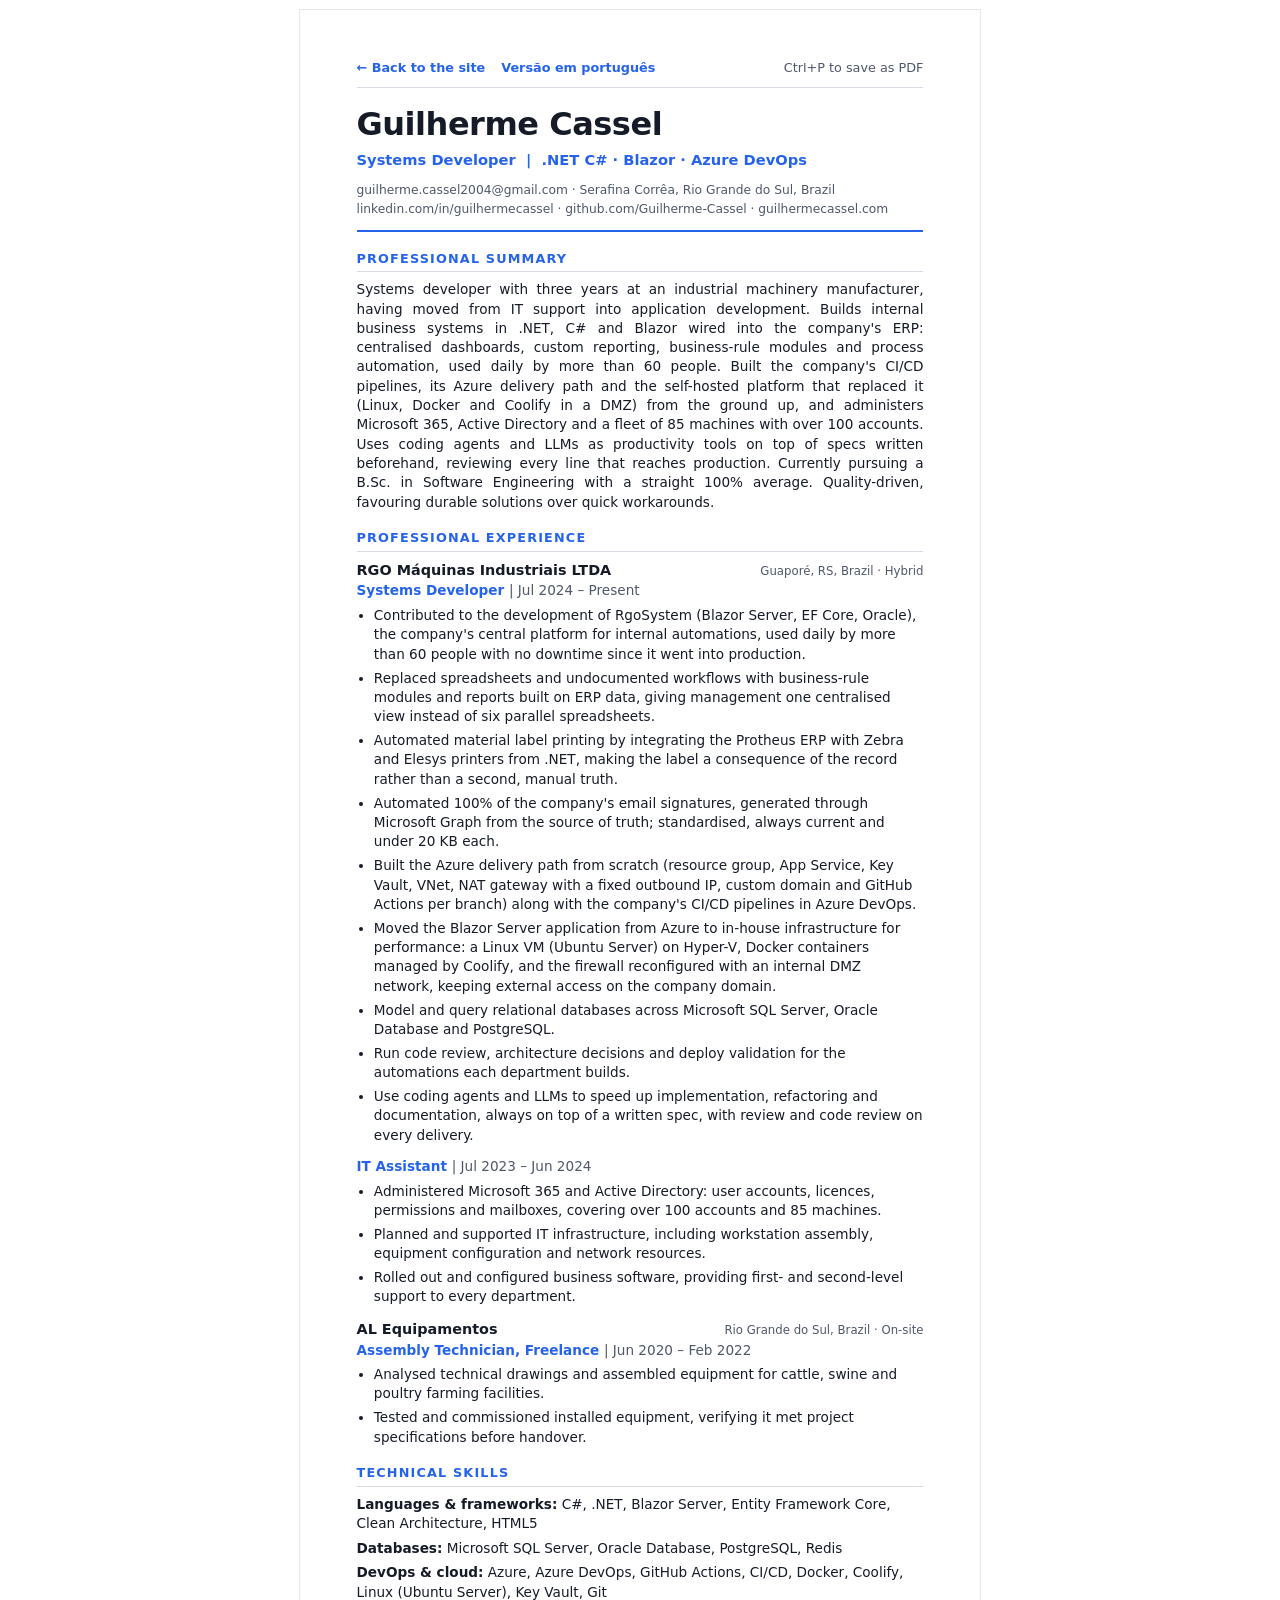
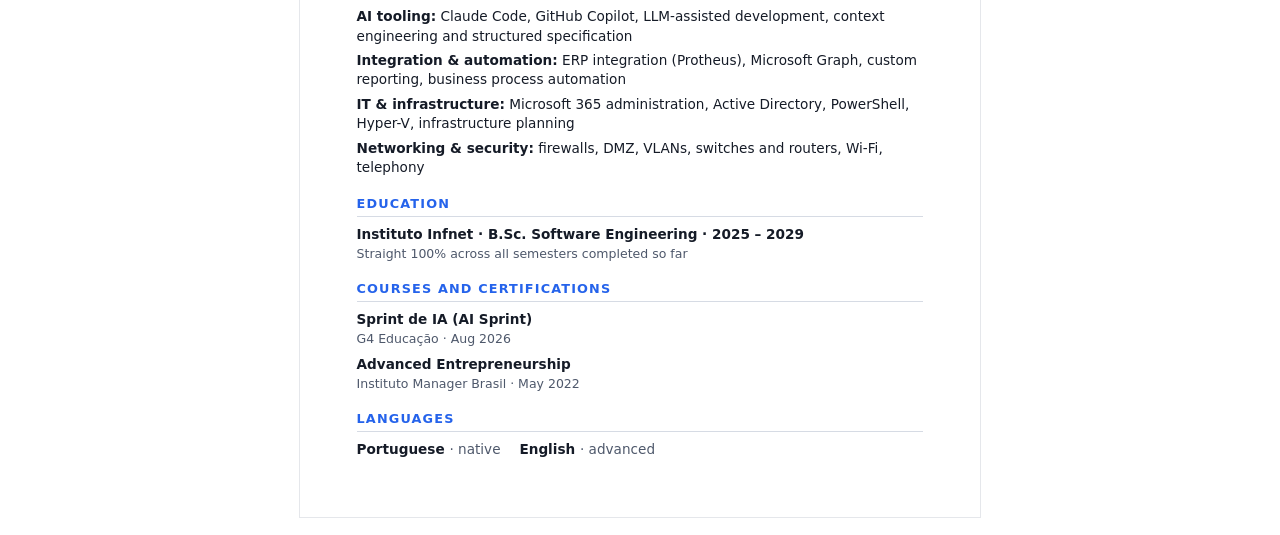
<file: resume/index.html>
<!doctype html>
<html lang="en">
<head>
<meta charset="utf-8">
<meta name="viewport" content="width=device-width, initial-scale=1">
<title>Guilherme Cassel · Resume</title>
<meta name="description" content="Resume of Guilherme Cassel, systems developer working in .NET C# and Blazor.">
<link rel="icon" href="/assets/img/favicon.svg" type="image/svg+xml">
<style>
  @page { size: A4; margin: 13mm 15mm; }

  :root {
    --accent: #2563eb;
    --ink: #151b27;
    --muted: #4e586b;
    --rule: #d6dbe4;
  }

  * { box-sizing: border-box; }

  html { -webkit-print-color-adjust: exact; print-color-adjust: exact; }

  body {
    margin: 0 auto;
    max-width: 180mm;
    padding: 13mm 15mm;
    font-family: "Segoe UI", system-ui, -apple-system, Arial, sans-serif;
    font-size: 10.2pt;
    line-height: 1.42;
    color: var(--ink);
    background: #fff;
  }

  /* ---------- header ---------- */
  .nome {
    margin: 0;
    font-size: 24pt;
    font-weight: 700;
    letter-spacing: -0.015em;
    color: var(--ink);
  }
  .cargo {
    margin: 2pt 0 7pt;
    font-size: 11pt;
    font-weight: 600;
    color: var(--accent);
  }
  .contato {
    margin: 0;
    font-size: 9.2pt;
    color: var(--muted);
    line-height: 1.6;
  }
  .contato a { color: var(--muted); text-decoration: none; }

  header { border-bottom: 2px solid var(--accent); padding-bottom: 8pt; }

  /* ---------- sections ---------- */
  h2 {
    margin: 13pt 0 6pt;
    padding-bottom: 2.5pt;
    border-bottom: 1px solid var(--rule);
    font-size: 9.6pt;
    font-weight: 700;
    letter-spacing: 0.09em;
    text-transform: uppercase;
    color: var(--accent);
  }

  p { margin: 0 0 6pt; }
  p.resumo { text-align: justify; }

  /* ---------- experience ---------- */
  .cargo-bloco { margin-bottom: 9pt; break-inside: avoid; }

  .empresa {
    display: flex;
    justify-content: space-between;
    align-items: baseline;
    gap: 10pt;
    font-size: 10.8pt;
    font-weight: 700;
    margin-bottom: 1pt;
  }
  .empresa .local {
    font-size: 8.8pt;
    font-weight: 400;
    color: var(--muted);
    white-space: nowrap;
  }

  .funcao {
    font-size: 10.2pt;
    font-weight: 600;
    color: var(--accent);
    margin-bottom: 4pt;
  }
  .funcao .periodo { font-weight: 400; color: var(--muted); }

  ul { margin: 0; padding-left: 13pt; }
  li { margin-bottom: 3.5pt; }

  /* ---------- skills ---------- */
  .comp { margin-bottom: 4pt; }
  .comp b { color: var(--ink); }

  /* ---------- footer blocks ---------- */
  .item { margin-bottom: 6pt; break-inside: avoid; }
  .item .linha1 { font-weight: 600; }
  .item .linha2 { color: var(--muted); font-size: 9.4pt; }

  /* ---------- navigation bar, screen only ---------- */
  .barra {
    display: flex;
    flex-wrap: wrap;
    gap: 16px;
    align-items: center;
    margin-bottom: 14px;
    padding-bottom: 10px;
    border-bottom: 1px solid var(--rule);
    font-size: 9.6pt;
  }
  .barra a { color: var(--accent); text-decoration: none; font-weight: 600; }
  .barra a:hover { text-decoration: underline; }
  .barra .dica { color: var(--muted); font-weight: 400; margin-left: auto; }

  @media screen {
    body { box-shadow: 0 0 0 1px #e5e7eb; margin-top: 10px; margin-bottom: 18px; }
  }

  /* On a narrow screen the document stops imitating an A4 sheet and becomes
     a normal page, otherwise the browser shrinks everything until it is unreadable. */
  @media screen and (max-width: 760px) {
    body {
      max-width: none;
      padding: 16px;
      font-size: 11pt;
      box-shadow: none;
      margin: 0;
    }
    .nome { font-size: 20pt; }
    .empresa { flex-direction: column; gap: 0; }
    .empresa .local { white-space: normal; }
    .barra .dica { display: none; }
    p.resumo { text-align: left; }
  }

  @media print {
    .barra { display: none; }
    body { box-shadow: none; margin: 0; padding: 0; max-width: none; font-size: 10.2pt; }
  }
</style>
</head>
<body>

<nav class="barra">
  <a href="/">← Back to the site</a>
  <a href="/curriculo/">Versão em português</a>
  <span class="dica">Ctrl+P to save as PDF</span>
</nav>

<header>
  <h1 class="nome">Guilherme Cassel</h1>
  <div class="cargo">Systems Developer &nbsp;|&nbsp; .NET C# · Blazor · Azure DevOps</div>
  <p class="contato">
    guilherme.cassel2004@gmail.com · Serafina Corrêa, Rio Grande do Sul, Brazil<br>
    linkedin.com/in/guilhermecassel · github.com/Guilherme-Cassel · guilhermecassel.com
  </p>
</header>

<h2>Professional summary</h2>
<p class="resumo">Systems developer with three years at an industrial machinery manufacturer, having moved from IT support into application development. Builds internal business systems in .NET, C# and Blazor wired into the company's ERP: centralised dashboards, custom reporting, business-rule modules and process automation, used daily by more than 60 people. Built the company's CI/CD pipelines, its Azure delivery path and the self-hosted platform that replaced it (Linux, Docker and Coolify in a DMZ) from the ground up, and administers Microsoft 365, Active Directory and a fleet of 85 machines with over 100 accounts. Uses coding agents and LLMs as productivity tools on top of specs written beforehand, reviewing every line that reaches production. Currently pursuing a B.Sc. in Software Engineering with a straight 100% average. Quality-driven, favouring durable solutions over quick workarounds.</p>

<h2>Professional experience</h2>

<div class="cargo-bloco">
  <div class="empresa"><span>RGO Máquinas Industriais LTDA</span><span class="local">Guaporé, RS, Brazil · Hybrid</span></div>
  <div class="funcao">Systems Developer <span class="periodo">| Jul 2024 – Present</span></div>
  <ul>
    <li>Contributed to the development of RgoSystem (Blazor Server, EF Core, Oracle), the company's central platform for internal automations, used daily by more than 60 people with no downtime since it went into production.</li>
    <li>Replaced spreadsheets and undocumented workflows with business-rule modules and reports built on ERP data, giving management one centralised view instead of six parallel spreadsheets.</li>
    <li>Automated material label printing by integrating the Protheus ERP with Zebra and Elesys printers from .NET, making the label a consequence of the record rather than a second, manual truth.</li>
    <li>Automated 100% of the company's email signatures, generated through Microsoft Graph from the source of truth; standardised, always current and under 20 KB each.</li>
    <li>Built the Azure delivery path from scratch (resource group, App Service, Key Vault, VNet, NAT gateway with a fixed outbound IP, custom domain and GitHub Actions per branch) along with the company's CI/CD pipelines in Azure DevOps.</li>
    <li>Moved the Blazor Server application from Azure to in-house infrastructure for performance: a Linux VM (Ubuntu Server) on Hyper-V, Docker containers managed by Coolify, and the firewall reconfigured with an internal DMZ network, keeping external access on the company domain.</li>
    <li>Model and query relational databases across Microsoft SQL Server, Oracle Database and PostgreSQL.</li>
    <li>Run code review, architecture decisions and deploy validation for the automations each department builds.</li>
    <li>Use coding agents and LLMs to speed up implementation, refactoring and documentation, always on top of a written spec, with review and code review on every delivery.</li>
  </ul>
</div>

<div class="cargo-bloco">
  <div class="funcao">IT Assistant <span class="periodo">| Jul 2023 – Jun 2024</span></div>
  <ul>
    <li>Administered Microsoft 365 and Active Directory: user accounts, licences, permissions and mailboxes, covering over 100 accounts and 85 machines.</li>
    <li>Planned and supported IT infrastructure, including workstation assembly, equipment configuration and network resources.</li>
    <li>Rolled out and configured business software, providing first- and second-level support to every department.</li>
  </ul>
</div>

<div class="cargo-bloco">
  <div class="empresa"><span>AL Equipamentos</span><span class="local">Rio Grande do Sul, Brazil · On-site</span></div>
  <div class="funcao">Assembly Technician, Freelance <span class="periodo">| Jun 2020 – Feb 2022</span></div>
  <ul>
    <li>Analysed technical drawings and assembled equipment for cattle, swine and poultry farming facilities.</li>
    <li>Tested and commissioned installed equipment, verifying it met project specifications before handover.</li>
  </ul>
</div>

<h2>Technical skills</h2>
<div class="comp"><b>Languages &amp; frameworks:</b> C#, .NET, Blazor Server, Entity Framework Core, Clean Architecture, HTML5</div>
<div class="comp"><b>Databases:</b> Microsoft SQL Server, Oracle Database, PostgreSQL, Redis</div>
<div class="comp"><b>DevOps &amp; cloud:</b> Azure, Azure DevOps, GitHub Actions, CI/CD, Docker, Coolify, Linux (Ubuntu Server), Key Vault, Git</div>
<div class="comp"><b>AI tooling:</b> Claude Code, GitHub Copilot, LLM-assisted development, context engineering and structured specification</div>
<div class="comp"><b>Integration &amp; automation:</b> ERP integration (Protheus), Microsoft Graph, custom reporting, business process automation</div>
<div class="comp"><b>IT &amp; infrastructure:</b> Microsoft 365 administration, Active Directory, PowerShell, Hyper-V, infrastructure planning</div>
<div class="comp"><b>Networking &amp; security:</b> firewalls, DMZ, VLANs, switches and routers, Wi-Fi, telephony</div>

<h2>Education</h2>
<div class="item">
  <div class="linha1">Instituto Infnet · B.Sc. Software Engineering · 2025 – 2029</div>
  <div class="linha2">Straight 100% across all semesters completed so far</div>
</div>

<h2>Courses and certifications</h2>
<div class="item">
  <div class="linha1">Sprint de IA (AI Sprint)</div>
  <div class="linha2">G4 Educação · Aug 2026</div>
</div>
<div class="item">
  <div class="linha1">Advanced Entrepreneurship</div>
  <div class="linha2">Instituto Manager Brasil · May 2022</div>
</div>

<h2>Languages</h2>
<div class="item">
  <div class="linha1">Portuguese <span style="font-weight:400;color:var(--muted)">· native</span> &nbsp;&nbsp; English <span style="font-weight:400;color:var(--muted)">· advanced</span></div>
</div>

</body>
</html>
</file>
<file: assets/css/tokens.css>
/* =============================================================
   Cadência, o design system pessoal de Guilherme Cassel
   Camada 1: tokens. Nenhuma regra visual mora fora daqui.
   Trocar o valor de uma variável aqui deve mudar o site inteiro.
   ============================================================= */

:root {
  /* ---------- Escala de azul (a cor da marca) ----------------- */
  --blue-50:  #eef4ff;
  --blue-100: #dbe7fe;
  --blue-200: #bfd3fe;
  --blue-300: #93b4fd;
  --blue-400: #608efa;
  --blue-500: #3b6bf6;
  --blue-600: #2563eb;  /* cor principal: botões, links, foco  */
  --blue-700: #1d4ed8;
  --blue-800: #1e3fa8;
  --blue-900: #1e3a8a;
  --blue-950: #0e1c46;

  /* ---------- Neutros (levemente azulados, não cinza morto) --- */
  --ink-0:   #ffffff;
  --ink-25:  #fbfcfe;
  --ink-50:  #f6f8fc;
  --ink-100: #eef1f7;
  --ink-200: #e2e7f0;
  --ink-300: #cbd3e1;
  --ink-400: #97a3b8;
  --ink-500: #6b7689;
  --ink-600: #4e586b;
  --ink-700: #3a4354;
  --ink-800: #232b3a;
  --ink-900: #151b27;
  --ink-950: #0b0f18;

  /* ---------- Acentos (o "alegre" do minimalista alegre) ------
     Uso raro e pontual: destaque, badge, detalhe de ilustração.
     Nunca dois acentos na mesma tela.                           */
  --accent-warm: #ff7a4d;  /* laranja-coral: energia, destaque   */
  --accent-mint: #10b981;  /* verde-menta: sucesso, "em produção"*/
  --accent-gold: #f5b544;  /* âmbar: música, destaque secundário */

  /* ---------- Raios --------------------------------------------
     Levemente arredondado: só o suficiente para nada parecer
     quadrado. Escala única, o raio cresce com a superfície.      */
  --r-xs:   4px;    /* tags, chips pequenos                      */
  --r-sm:   8px;    /* inputs, botões pequenos                   */
  --r-md:  10px;    /* botões                                    */
  --r-lg:  14px;    /* cards                                     */
  --r-xl:  20px;    /* blocos grandes, fotos, seções destacadas  */
  --r-full: 999px;  /* pílulas e avatares                        */

  /* ---------- Espaçamento (base 4px) -------------------------- */
  --s-1:  4px;   --s-2:  8px;   --s-3: 12px;  --s-4: 16px;
  --s-5: 20px;   --s-6: 24px;   --s-8: 32px;  --s-10: 40px;
  --s-12: 48px;  --s-16: 64px;  --s-20: 80px; --s-24: 96px;
  --s-32: 128px;

  /* ---------- Tipografia -------------------------------------- */
  --font-sans: "Plus Jakarta Sans", "Segoe UI Variable", "Segoe UI",
               system-ui, -apple-system, sans-serif;
  --font-mono: "JetBrains Mono", "Cascadia Code", ui-monospace,
               SFMono-Regular, Menlo, monospace;

  /* Escala fluida: 6 tamanhos, nada além disso.                  */
  --t-xs:   clamp(0.75rem, 0.73rem + 0.1vw,  0.8125rem);
  --t-sm:   clamp(0.875rem, 0.85rem + 0.1vw, 0.9375rem);
  --t-base: clamp(1rem, 0.97rem + 0.15vw,    1.0625rem);
  --t-lg:   clamp(1.25rem, 1.15rem + 0.5vw,  1.5rem);
  --t-xl:   clamp(1.75rem, 1.45rem + 1.5vw,  2.5rem);
  --t-2xl:  clamp(2.5rem, 1.9rem + 3vw,      4.5rem);

  --lh-tight: 1.1;
  --lh-snug:  1.3;
  --lh-body:  1.65;

  --tracking-tight: -0.022em;  /* títulos grandes respiram menos */
  --tracking-wide:   0.08em;   /* rótulos em caixa alta          */

  /* ---------- Movimento ---------------------------------------
     Durações e curvas nomeadas. Nada de `transition: all .3s`.   */
  --d-instant: 90ms;    /* feedback de toque                     */
  --d-fast:   160ms;    /* hover, cor, foco                      */
  --d-normal: 260ms;    /* abrir/fechar, deslocamento curto      */
  --d-slow:   480ms;    /* entrada de seção, revelação           */

  --e-out:    cubic-bezier(0.22, 1, 0.36, 1);     /* sai rápido, pousa macio */
  --e-in-out: cubic-bezier(0.65, 0, 0.35, 1);     /* simétrica, para trocas  */
  --e-spring: cubic-bezier(0.34, 1.56, 0.64, 1);  /* passa do ponto e volta  */

  /* ---------- Layout ------------------------------------------ */
  --page-max: 1120px;
  --prose-max: 68ch;
  --header-h: 68px;

  --ring-w: 3px;  /* espessura do anel de foco */

  /* Os dois acentos semânticos não mudam com o tema. */
  --accent:  var(--accent-warm);
  --success: var(--accent-mint);
}

/* =============================================================
   Tokens semânticos: TEMA ESCURO (padrão)
   O resto do CSS só consulta estes nomes, nunca --blue-600.
   O escuro não é o claro invertido: as superfícies sobem, as
   sombras perdem força e o brilho passa a fazer o trabalho.
   ============================================================= */
:root,
[data-theme="dark"] {
  color-scheme: dark;

  --bg:          #0a0e18;
  --bg-elevated: #121826;
  --bg-sunken:   #070a12;
  --bg-inverse:  var(--ink-50);

  --text:        #eaeefa;
  --text-muted:  #98a3bb;
  --text-subtle: #6a7690;
  --text-on-brand: #ffffff;

  --border:        #222b3e;
  --border-strong: #344056;
  --hairline: color-mix(in oklab, #ffffff 9%, transparent);

  --brand:         var(--blue-500);
  --brand-hover:   var(--blue-400);
  --brand-active:  var(--blue-300);
  --brand-subtle:  color-mix(in oklab, var(--blue-600) 16%, transparent);
  --brand-border:  color-mix(in oklab, var(--blue-400) 32%, transparent);
  --brand-text:    var(--blue-300);

  --sh-1: 0 1px 2px rgba(0, 0, 0, 0.5);
  --sh-2: 0 2px 6px rgba(0, 0, 0, 0.45), 0 8px 20px rgba(0, 0, 0, 0.35);
  --sh-3: 0 6px 14px rgba(0, 0, 0, 0.5), 0 20px 44px rgba(0, 0, 0, 0.42);
  --sh-4: 0 10px 24px rgba(0, 0, 0, 0.55), 0 40px 80px rgba(0, 0, 0, 0.5);
  --sh-brand: 0 2px 8px color-mix(in oklab, var(--blue-500) 30%, transparent),
              0 12px 36px color-mix(in oklab, var(--blue-500) 34%, transparent);

  --ring: color-mix(in oklab, var(--blue-400) 60%, transparent);

  --glow-1: var(--blue-600);
  --glow-2: var(--accent-warm);
  --glow-3: var(--blue-800);
  --blob-opacity: 0.26;
  --grain-opacity: 0.075;
  --glass: color-mix(in oklab, #121826 62%, transparent);
  --spotlight: color-mix(in oklab, var(--blue-400) 16%, transparent);
}

/* =============================================================
   TEMA CLARO: a alternativa, ligada pelo botão do topo.
   ============================================================= */
[data-theme="light"] {
  color-scheme: light;

  --bg:          var(--ink-25);
  --bg-elevated: var(--ink-0);
  --bg-sunken:   var(--ink-100);
  --bg-inverse:  var(--ink-900);

  --text:        var(--ink-900);
  --text-muted:  var(--ink-500);
  --text-subtle: var(--ink-400);
  --text-on-brand: #ffffff;

  --border:        var(--ink-200);
  --border-strong: var(--ink-300);
  --hairline: color-mix(in oklab, var(--ink-900) 8%, transparent);

  --brand:         var(--blue-600);
  --brand-hover:   var(--blue-700);
  --brand-active:  var(--blue-800);
  --brand-subtle:  var(--blue-50);
  --brand-border:  var(--blue-200);
  --brand-text:    var(--blue-700);

  /* Sombras em camadas: uma rasa de contato + uma difusa de altura.
     A luz vem de cima, então o deslocamento é sempre no eixo Y.
     Todas são tingidas de azul (--blue-900) em vez de preto puro:
     é o que dá o ar moderno e alegre em vez de cinza de escritório.
     Usar com moderação; a maioria das superfícies vive só de borda. */
  --sh-1: 0 1px 2px color-mix(in oklab, var(--blue-900) 7%, transparent);
  --sh-2: 0 1px 2px color-mix(in oklab, var(--blue-900) 5%, transparent),
          0 6px 16px color-mix(in oklab, var(--blue-900) 8%, transparent);
  --sh-3: 0 4px 8px color-mix(in oklab, var(--blue-900) 6%, transparent),
          0 14px 30px color-mix(in oklab, var(--blue-800) 12%, transparent);
  --sh-4: 0 8px 16px color-mix(in oklab, var(--blue-900) 8%, transparent),
          0 28px 56px color-mix(in oklab, var(--blue-800) 16%, transparent);
  /* Sombra saturada: só em elementos que já são azuis.            */
  --sh-brand: 0 2px 6px color-mix(in oklab, var(--blue-700) 20%, transparent),
              0 8px 20px color-mix(in oklab, var(--blue-600) 24%, transparent);

  --ring: color-mix(in oklab, var(--blue-600) 45%, transparent);

  --glow-1: var(--blue-300);
  --glow-2: var(--accent-warm);
  --glow-3: var(--blue-200);
  --blob-opacity: 0.22;
  --grain-opacity: 0.045;
  --glass: color-mix(in oklab, var(--ink-0) 62%, transparent);
  --spotlight: color-mix(in oklab, var(--blue-500) 12%, transparent);
}

/* Acessibilidade: quem pediu menos movimento recebe menos movimento.
   As durações viram quase zero e todo o resto do CSS continua igual. */
@media (prefers-reduced-motion: reduce) {
  :root {
    --d-instant: 1ms;
    --d-fast: 1ms;
    --d-normal: 1ms;
    --d-slow: 1ms;
  }
}
</file>
<file: assets/css/system.css>
/* =============================================================
   Cadência, camada 2: base + componentes.
   Depende de tokens.css. Nenhum valor mágico aqui: se um número
   aparece e não é 0, 1px ou 100%, ele deveria ser um token.
   ============================================================= */

/* ---------- Reset enxuto ------------------------------------- */
*, *::before, *::after { box-sizing: border-box; }
* { margin: 0; }

html { -webkit-text-size-adjust: 100%; overflow-x: clip; }

@media (prefers-reduced-motion: no-preference) {
  html { scroll-behavior: smooth; scroll-padding-top: calc(var(--header-h) + var(--s-6)); }
}

body {
  /* Quem sangra até a borda da janela (o palco do hero) mede 100vw,
     e 100vw inclui a barra de rolagem. O clip corta essa sobra sem
     transformar o body num container de rolagem, que é o efeito
     colateral chato do overflow: hidden. */
  overflow-x: clip;
  font-family: var(--font-sans);
  font-size: var(--t-base);
  line-height: var(--lh-body);
  color: var(--text);
  background: var(--bg);
  -webkit-font-smoothing: antialiased;
  text-rendering: optimizeLegibility;
  transition: background-color var(--d-normal) var(--e-in-out),
              color var(--d-normal) var(--e-in-out);
}

img, svg, video { display: block; max-width: 100%; }
button, input, textarea, select { font: inherit; color: inherit; }

/* Um único anel de foco no site inteiro, desenhado por nós. */
:focus-visible {
  outline: var(--ring-w) solid var(--ring);
  outline-offset: 2px;
  border-radius: var(--r-xs);
}
:focus:not(:focus-visible) { outline: none; }

::selection { background: var(--brand-subtle); color: var(--brand-text); }

/* ---------- Tipografia --------------------------------------- */
h1, h2, h3, h4 {
  line-height: var(--lh-tight);
  letter-spacing: var(--tracking-tight);
  font-weight: 700;
  text-wrap: balance;
}
h1 { font-size: var(--t-2xl); }
h2 { font-size: var(--t-xl); }
h3 { font-size: var(--t-lg); line-height: var(--lh-snug); }
p  { text-wrap: pretty; max-width: var(--prose-max); }

.eyebrow {
  font-size: var(--t-xs);
  font-weight: 700;
  letter-spacing: var(--tracking-wide);
  text-transform: uppercase;
  color: var(--brand-text);
}
.muted { color: var(--text-muted); }
.lead { font-size: var(--t-lg); color: var(--text-muted); line-height: var(--lh-snug); }

/* Números de métrica alinham em coluna. */
.tnum { font-variant-numeric: tabular-nums; }

code, kbd, .mono {
  font-family: var(--font-mono);
  font-size: 0.875em;
  font-variant-ligatures: none;
}
code {
  background: var(--bg-sunken);
  border: 1px solid var(--border);
  border-radius: var(--r-xs);
  padding: 0.1em 0.4em;
  color: var(--brand-text);
}
kbd {
  background: var(--bg-elevated);
  border: 1px solid var(--border-strong);
  border-bottom-width: 2px;
  border-radius: var(--r-xs);
  padding: 0.15em 0.45em;
  font-size: var(--t-xs);
  box-shadow: var(--sh-1);
}

/* Link de texto: o sublinhado cresce da esquerda, não pisca. */
.link {
  color: var(--brand-text);
  text-decoration: none;
  background-image: linear-gradient(currentColor, currentColor);
  background-size: 0% 1.5px;
  background-position: 0 100%;
  background-repeat: no-repeat;
  transition: background-size var(--d-normal) var(--e-out);
}
.link:hover, .link:focus-visible { background-size: 100% 1.5px; }

/* ---------- Layout ------------------------------------------- */
.page { width: min(100% - var(--s-8), var(--page-max)); margin-inline: auto; }
.stack > * + * { margin-top: var(--s-4); }
.row { display: flex; flex-wrap: wrap; gap: var(--s-3); align-items: center; }
.grid { display: grid; gap: var(--s-5); }
.grid-2 { grid-template-columns: repeat(auto-fit, minmax(260px, 1fr)); }
.grid-3 { grid-template-columns: repeat(auto-fit, minmax(210px, 1fr)); }
section { padding-block: var(--s-20); border-top: 1px solid var(--hairline); }

/* ---------- Fundo em camadas ---------------------------------
   Duas camadas atrás do conteúdo: manchas de luz e grão. As duas
   são fixas, como textura do papel, e uma das manchas anda de leve
   com a rolagem pra página não parecer um adesivo parado.        */
body { position: relative; }

.bg-layers { position: fixed; inset: 0; z-index: -2; pointer-events: none; overflow: hidden; }

/* Manchas de luz desfocadas. Nada de grid técnico: são formas
   orgânicas, bem grandes e bem suaves, que só dão cor ao branco. */
.blob {
  position: absolute;
  opacity: var(--blob-opacity);
  /* O desfoque é desenhado, não filtrado: um gradiente radial dá
     praticamente a mesma mancha que um filtro de blur de 80px, só
     que é pintura simples em vez de filtrar a tela inteira. Em
     máquina sem aceleração de hardware, a diferença é dolorosa. */
  background: radial-gradient(closest-side, var(--cor), transparent);
}
.blob--1 { --cor: var(--glow-1); width: 62vw; height: 62vw; left: -20vw; top: -22vw; }
.blob--2 { --cor: var(--glow-2); width: 42vw; height: 42vw; right: -14vw; top: -14vw; }
.blob--3 { --cor: var(--glow-3); width: 58vw; height: 58vw; left: 48vw;  top: 48vh; }

/* A terceira mancha acompanha a rolagem de leve: é o único parallax
   do site, e ele acontece atrás de tudo, onde não atrapalha nada.
   O will-change fica só nela, que é a única que se mexe. */
.blob--3 {
  transform: translateY(calc(var(--scroll, 0) * -60px));
  will-change: transform;
}

/* grão: tira o aspecto "gradiente de banner" e dá textura de papel */
.grain {
  position: fixed; inset: 0; z-index: -1; pointer-events: none;
  /* o grão precisa ficar por cima dos gradientes, senão não texturiza */
  opacity: var(--grain-opacity);
  background-image: url("data:image/svg+xml,%3Csvg xmlns='http://www.w3.org/2000/svg' width='160' height='160'%3E%3Cfilter id='n'%3E%3CfeTurbulence type='fractalNoise' baseFrequency='0.85' numOctaves='3'/%3E%3C/filter%3E%3Crect width='160' height='160' filter='url(%23n)'/%3E%3C/svg%3E");
}

/* ---------- Botões: os 6 estados ------------------------------ */
.btn {
  --btn-bg: var(--brand);
  --btn-fg: var(--text-on-brand);
  display: inline-flex; align-items: center; justify-content: center;
  gap: var(--s-2);
  padding: 0.7em 1.25em;
  border: 1px solid transparent;
  border-radius: var(--r-md);
  background: var(--btn-bg);
  color: var(--btn-fg);
  font-size: var(--t-sm);
  font-weight: 650;
  text-decoration: none;
  cursor: pointer;
  box-shadow: var(--sh-brand);
  transition: background-color var(--d-fast) var(--e-out),
              box-shadow var(--d-fast) var(--e-out),
              transform var(--d-instant) var(--e-out);
}
.btn:hover { background: var(--brand-hover); transform: translateY(-1px); }
.btn:active { background: var(--brand-active); transform: translateY(1px); box-shadow: var(--sh-1); }
.btn[disabled], .btn[aria-disabled="true"] {
  background: var(--bg-sunken); color: var(--text-subtle);
  border-color: var(--border); box-shadow: none;
  cursor: not-allowed; transform: none;
}
.btn[data-loading="true"] { color: transparent; pointer-events: none; position: relative; }
.btn[data-loading="true"]::after {
  content: ""; position: absolute; inset: 0; margin: auto;
  width: 1.05em; height: 1.05em; border-radius: var(--r-full);
  border: 2px solid color-mix(in oklab, var(--text-on-brand) 35%, transparent);
  border-top-color: var(--text-on-brand);
  animation: spin 640ms linear infinite;
}
@keyframes spin { to { transform: rotate(1turn); } }

.btn--ghost {
  --btn-bg: transparent;
  --btn-fg: var(--text);
  border-color: var(--border-strong);
  box-shadow: var(--sh-1);
}
.btn--ghost:hover { background: var(--bg-sunken); border-color: var(--brand-border); }
.btn--ghost:active { background: var(--bg-sunken); }

.btn--pill { border-radius: var(--r-full); }

/* Botão magnético: o JS mexe só em duas variáveis, o CSS faz o resto.
   As três regras existem porque o deslocamento magnético precisa
   conviver com o sobe-e-desce de hover/active sem uma sobrescrever
   a outra, já que transform é uma propriedade só. */
.btn--magnetic         { transform: translate(var(--mx, 0px), var(--my, 0px)); }
.btn--magnetic:hover   { transform: translate(var(--mx, 0px), calc(var(--my, 0px) - 1px)); }
.btn--magnetic:active  { transform: translate(var(--mx, 0px), calc(var(--my, 0px) + 1px)); }

/* ---------- Superfícies --------------------------------------- */
.card {
  position: relative;
  background: var(--bg-elevated);
  border: 1px solid var(--border);
  border-radius: var(--r-lg);
  padding: var(--s-6);
  box-shadow: var(--sh-2);
  transition: transform var(--d-normal) var(--e-out),
              box-shadow var(--d-normal) var(--e-out),
              border-color var(--d-fast) var(--e-out);
}
.card--interactive:hover {
  transform: translateY(-3px);
  box-shadow: var(--sh-3);
  border-color: var(--brand-border);
}

/* Holofote que segue o mouse (o truque do Linear), em 6 linhas. */
.card--spotlight::before {
  content: "";
  position: absolute; inset: 0;
  border-radius: inherit;
  background: radial-gradient(18rem 18rem at var(--px, 50%) var(--py, 0%),
              var(--spotlight), transparent 65%);
  opacity: 0;
  transition: opacity var(--d-normal) var(--e-out);
  pointer-events: none;
}
.card--spotlight:hover::before { opacity: 1; }

.badge {
  display: inline-flex; align-items: center; gap: var(--s-2);
  padding: 0.25em 0.7em;
  /* Levemente arredondado, não cápsula: são rótulos curtos, e em
     cápsula eles viravam bolhas ao lado de um título. */
  border-radius: var(--r-sm);
  /* Rótulo de uma linha só. Quebrado em duas, o arredondamento
     engorda e o bloco fica maior que o título que ele acompanha. */
  white-space: nowrap;
  border: 1px solid var(--brand-border);
  background: var(--brand-subtle);
  color: var(--brand-text);
  font-size: var(--t-xs);
  font-weight: 650;
}
.badge--live { border-color: color-mix(in oklab, var(--success) 40%, transparent);
               background: color-mix(in oklab, var(--success) 12%, transparent);
               color: color-mix(in oklab, var(--success) 75%, var(--text)); }
.badge--live .dot { width: 6px; height: 6px; border-radius: var(--r-full);
                    background: var(--success); animation: pulse 2s var(--e-in-out) infinite; }
@keyframes pulse { 0%, 100% { opacity: 1; } 50% { opacity: 0.35; } }

.field {
  width: 100%;
  padding: 0.65em 0.9em;
  background: var(--bg-elevated);
  border: 1px solid var(--border-strong);
  border-radius: var(--r-sm);
  box-shadow: var(--sh-1) inset;
  transition: border-color var(--d-fast) var(--e-out),
              box-shadow var(--d-fast) var(--e-out);
}
.field::placeholder { color: var(--text-subtle); }
.field:hover { border-color: var(--brand-border); }
.field:focus { outline: none; border-color: var(--brand);
               box-shadow: 0 0 0 var(--ring-w) var(--ring); }

/* ---------- Métrica ------------------------------------------- */
.metric { display: grid; gap: var(--s-1); }
.metric__value {
  font-size: var(--t-xl); font-weight: 750;
  letter-spacing: var(--tracking-tight);
  font-variant-numeric: tabular-nums;
  color: var(--text);
}
.metric__label { font-size: var(--t-sm); color: var(--text-muted); }

/* ---------- Linha do tempo ------------------------------------ */
.timeline { list-style: none; padding: 0; display: grid; gap: var(--s-8); }
.timeline li { position: relative; padding-left: var(--s-8); }
.timeline li::before {
  content: ""; position: absolute; left: 6px; top: 0.55em;
  width: 10px; height: 10px; border-radius: var(--r-full);
  background: var(--brand); box-shadow: 0 0 0 4px var(--brand-subtle);
}
.timeline li::after {
  content: ""; position: absolute; left: 10px; top: 1.6em; bottom: calc(var(--s-8) * -1);
  width: 2px; background: linear-gradient(var(--border), transparent);
}
.timeline li:last-child::after { display: none; }

/* ---------- Revelação ao rolar --------------------------------
   Sem biblioteca: IntersectionObserver só adiciona uma classe.   */
/* Só esconde se houver JS para revelar de volta (a classe .js é
   adicionada no <head>). Sem JS, ou se o script falhar, o conteúdo
   aparece normalmente, nunca um site em branco.                  */
.js .reveal { opacity: 0; transform: translateY(14px); }
.js .reveal.is-visible {
  opacity: 1; transform: none;
  transition: opacity var(--d-slow) var(--e-out),
              transform var(--d-slow) var(--e-out);
  transition-delay: var(--delay, 0ms);
}
@media (prefers-reduced-motion: reduce) {
  .js .reveal { opacity: 1; transform: none; }
}

/* ---------- Peças do próprio guia ----------------------------- */
.swatch { border-radius: var(--r-md); border: 1px solid var(--hairline);
          height: 64px; box-shadow: var(--sh-1); }
.swatch-name { font-size: var(--t-xs); color: var(--text-muted);
               font-family: var(--font-mono); margin-top: var(--s-2); }
.tile { background: var(--bg-elevated); border: 1px solid var(--border);
        border-radius: var(--r-lg); padding: var(--s-5); }
.demo { display: grid; place-items: center; min-height: 150px;
        background: var(--bg-sunken); border: 1px dashed var(--border-strong);
        border-radius: var(--r-lg); padding: var(--s-6); }

.topbar {
  position: sticky; top: 0; z-index: 10;
  height: var(--header-h);
  display: flex; align-items: center; justify-content: space-between;
  gap: var(--s-4);
  background: color-mix(in oklab, var(--bg) 80%, transparent);
  backdrop-filter: blur(10px);
  border-bottom: 1px solid var(--hairline);
}
.brandmark { display: flex; align-items: center; gap: var(--s-3);
             font-weight: 750; letter-spacing: var(--tracking-tight); text-decoration: none; color: var(--text); }

.theme-toggle {
  display: inline-grid; place-items: center;
  width: 40px; height: 40px;
  border-radius: var(--r-full);
  border: 1px solid var(--border-strong);
  background: var(--bg-elevated);
  box-shadow: var(--sh-1);
  cursor: pointer;
  transition: transform var(--d-fast) var(--e-spring),
              border-color var(--d-fast) var(--e-out);
}
.theme-toggle:hover { transform: rotate(-12deg) scale(1.05); border-color: var(--brand-border); }
.theme-toggle svg { width: 18px; height: 18px; }
/* O ícone mostra o tema em que você está. Escuro é o padrão, então a
   lua é o estado inicial e o sol só aparece no tema claro. */
.icon-sun  { display: none; }
.icon-moon { display: block; }
[data-theme="light"] .icon-sun  { display: block; }
[data-theme="light"] .icon-moon { display: none; }

/* Onda sonora: o aceno à música, em puro CSS. */
.wave { display: flex; align-items: flex-end; gap: 3px; height: 34px; }
.wave span {
  width: 4px; border-radius: var(--r-full);
  background: linear-gradient(var(--brand), var(--accent-gold));
  animation: wave 1.1s var(--e-in-out) infinite alternate;
  animation-delay: calc(var(--i) * 80ms);
  height: 30%;
}
@keyframes wave { to { height: 100%; } }
@media (prefers-reduced-motion: reduce) { .wave span { animation: none; height: 60%; } }
</file>
<file: assets/css/site.css>
/* =============================================================
   Camada 3: o site em si. Só coisas que existem nesta página.
   Componentes reutilizáveis moram em system.css; decisões de cor,
   raio, sombra e tempo moram em tokens.css. Aqui não tem hex.
   ============================================================= */

/* ---------- Topo ---------------------------------------------
   A barra some ao descer e volta ao subir (o JS só troca a classe). */
.topbar {
  position: fixed; inset-inline: 0; top: 0; z-index: 20;
  /* altura livre (o system.css fixa a altura na .topbar genérica):
     quem define os 68px aqui é a linha de dentro, pra que o menu do
     celular abra empurrando a barra em vez de vazar por fora dela. */
  height: auto;
  display: block;
  background: var(--glass);
  backdrop-filter: blur(14px);
  border-bottom: 1px solid var(--hairline);
  transition: transform var(--d-normal) var(--e-out),
              background-color var(--d-normal) var(--e-in-out);
}
.topbar.is-hidden { transform: translateY(-100%); }

/* Quem pediu menos transparência no sistema (e quem roda em máquina
   fraca costuma ter pedido) recebe uma barra sólida: o vidro é a
   coisa mais cara da tela, porque repinta o que está atrás a cada
   quadro de rolagem. */
@media (prefers-reduced-transparency: reduce) {
  .topbar { backdrop-filter: none; background: var(--bg-elevated); }
}

.topbar__inner {
  width: min(100% - var(--s-8), var(--page-max));
  margin-inline: auto; height: var(--header-h);
  display: flex; align-items: center; gap: var(--s-4);
}
.topbar__actions { margin-left: auto; display: flex; align-items: center; gap: var(--s-2); }

.monogram { width: 30px; height: 30px; border-radius: var(--r-sm);
            box-shadow: var(--sh-brand);
            transition: transform var(--d-normal) var(--e-spring); }
.brandmark:hover .monogram { transform: rotate(-8deg) scale(1.06); }
.brandmark__name { font-weight: 750; letter-spacing: var(--tracking-tight); }

.nav { display: flex; gap: var(--s-1); margin-left: var(--s-6); }
.nav a {
  padding: var(--s-2) var(--s-3);
  border-radius: var(--r-sm);
  font-size: var(--t-sm); font-weight: 600;
  color: var(--text-muted); text-decoration: none;
  transition: color var(--d-fast) var(--e-out),
              background-color var(--d-fast) var(--e-out);
}
.nav a:hover { color: var(--text); background: var(--bg-sunken); }
.nav a.is-current { color: var(--brand-text); background: var(--brand-subtle); }

.chip-btn {
  height: 40px; min-width: 40px; padding-inline: var(--s-3);
  display: inline-grid; place-items: center;
  border: 1px solid var(--border-strong); border-radius: var(--r-full);
  background: var(--bg-elevated); cursor: pointer;
  font-size: var(--t-xs); font-weight: 750; letter-spacing: var(--tracking-wide);
  transition: border-color var(--d-fast) var(--e-out),
              color var(--d-fast) var(--e-out),
              transform var(--d-fast) var(--e-spring);
}
a.chip-btn { text-decoration: none; color: inherit; }
.chip-btn:hover { border-color: var(--brand-border); color: var(--brand-text); transform: translateY(-1px); }
.chip-btn svg { width: 18px; height: 18px; }

/* O sol/lua giram na troca: a única mola do site. */
.theme-toggle svg { transition: transform var(--d-normal) var(--e-spring); }
.theme-toggle:hover svg { transform: rotate(-20deg); }
.theme-toggle.is-switching svg { transform: rotate(180deg) scale(0.6); }

.nav-toggle { display: none; }

.mobile-nav {
  width: min(100% - var(--s-8), var(--page-max));
  margin-inline: auto;
  padding-block: var(--s-3) var(--s-5);
  display: grid; gap: var(--s-1);
}
/* display:grid numa classe vence o display:none que o [hidden]
   traz do navegador, então o hidden precisa ser dito de novo aqui. */
.mobile-nav[hidden] { display: none; }
.mobile-nav a {
  padding: var(--s-3);
  border-radius: var(--r-sm);
  font-weight: 650; color: var(--text); text-decoration: none;
}
.mobile-nav a:hover { background: var(--bg-sunken); }

.skip {
  position: absolute; left: var(--s-4); top: calc(var(--s-4) * -4); z-index: 30;
  padding: var(--s-2) var(--s-4); border-radius: var(--r-sm);
  background: var(--brand); color: var(--text-on-brand); text-decoration: none;
  transition: top var(--d-fast) var(--e-out);
}
.skip:focus { top: var(--s-4); }

/* ---------- Ritmo da página ---------------------------------- */
main { padding-top: var(--header-h); }
main > section { padding-block: var(--s-16); border-top: 0; }
main > section + section { border-top: 1px solid var(--hairline); }
h2 { margin-block: var(--s-2) var(--s-5); }
.eyebrow + h2 { margin-top: 0; }

/* ---------- Hero ---------------------------------------------
   Sem espetáculo de primeira dobra: nome, o que eu faço, e os links. */
.hero { padding-block: var(--s-20) var(--s-12) !important; }
.hero__name { margin-block: var(--s-3) var(--s-2); }

/* O nome é um botão, mas não pode parecer um. */
.tickle {
  font: inherit; color: inherit; letter-spacing: inherit;
  background: none; border: 0; padding: 0; cursor: pointer;
  border-radius: var(--r-sm);
  transition: color var(--d-fast) var(--e-out);
}
.tickle:hover { color: var(--brand-text); }
.tickle.is-tickled { animation: tickle 420ms var(--e-in-out); }
@keyframes tickle {
  0%, 100% { transform: translate(0, 0) rotate(0); }
  15% { transform: translate(-3px, 1px) rotate(-1.2deg); }
  35% { transform: translate(3px, -2px) rotate(1.4deg); }
  55% { transform: translate(-2px, 2px) rotate(-1deg); }
  78% { transform: translate(2px, -1px) rotate(0.7deg); }
}
@media (prefers-reduced-motion: reduce) { .tickle.is-tickled { animation: none; } }

/* As balõezinhos de "para!" que sobem quando cutucam o nome */
.giggle {
  position: absolute; z-index: 25; pointer-events: none;
  padding: var(--s-1) var(--s-3);
  border-radius: var(--r-full);
  background: var(--bg-elevated); border: 1px solid var(--brand-border);
  color: var(--brand-text); font-size: var(--t-sm); font-weight: 650;
  box-shadow: var(--sh-2);
  animation: giggle-up 1.5s var(--e-out) forwards;
}
@keyframes giggle-up {
  0%   { opacity: 0; transform: translate(-50%, 0) scale(0.7); }
  18%  { opacity: 1; transform: translate(-50%, -14px) scale(1); }
  100% { opacity: 0; transform: translate(-50%, -68px) scale(0.95); }
}

/* ---------- O nome chega empurrado ---------------------------
   Um extensor duplo entra pela esquerda, empurra o título duas
   casas até o lugar dele e vai embora, deixando só o nome. Roda
   uma vez a cada carregamento da página.

   Escala: um bloco é --cel, e o nome tem metade dessa altura.
   As texturas são desenhadas aqui mesmo, em SVG de 16 por 16
   "pixels", do mesmo jeito que o jogo desenha as dele. Nada foi
   copiado dos arquivos do Minecraft, e um PNG ripado ficaria
   borrado neste tamanho: `image-rendering: pixelated` mantém o
   pixel quadrado mesmo ampliado pra mais de 100px.             */
.hero__palco {
  --cel: calc(var(--t-2xl) * 1.65);
  position: relative;
  /* sangra até a borda da janela: é de lá que a máquina vem */
  margin-inline: calc(50% - 50vw);
  padding-inline: calc(50vw - 50%);
  /* respiro vertical pro bloco, sem mexer no ritmo da página */
  /* 0.55 e não 0.3: o bloco tem uma face de cima que precisa caber */
  padding-block: calc(var(--cel) * 0.55);
  margin-block: calc(var(--cel) * -0.55);
  overflow: hidden;
}
.hero__trilho { position: relative; }

/* Tudo que se move usa duas variáveis em pixels: --ent é a entrada
   em cena (vale pra máquina e pro nome, que chegam juntos) e --px é
   a posição dentro da cena. O JS mede o vão real em pixels porque
   ele muda com a largura da janela. */
.hero__name,
.pistao {
  transform: translateX(calc(var(--ent, 0px) + var(--px, 0px)));
  /* A curva também é variável: chegar e empurrar pede --e-out, que
     pousa macio. Ir embora pede o contrário, acelerando pra fora,
     senão a máquina parece sumir num corte em vez de partir. */
  transition: transform var(--passo, 170ms) var(--curva, var(--e-out));
}

/* A máquina é filha do palco, não do trilho: o zero dela é a borda
   da janela, que é de onde ela entra. */
.pistao {
  position: absolute; top: 50%; left: 0;
  width: var(--cel); height: var(--cel);
  margin-top: calc(var(--cel) / -2);
  pointer-events: none;
}

/* Corpo: a base de pedra, com a borda escura do lado em que a cabeça
   encosta. Pixel art própria, com a anatomia e as cores de um pistão
   grudento: pedra na base, tábua com cantoneira de ferro na cabeça e
   slime na face que empurra. */
.pistao__corpo {
  position: absolute; inset: 0;
  background-color: #646464;
  background-image: url("data:image/svg+xml,%3Csvg xmlns='http://www.w3.org/2000/svg' viewBox='0 0 16 16' shape-rendering='crispEdges'%3E%3Crect x='0' y='0' width='16' height='16' fill='%23646464'/%3E%3Crect x='1' y='1' width='2' height='1' fill='%234a4a4a'/%3E%3Crect x='5' y='2' width='1' height='2' fill='%234a4a4a'/%3E%3Crect x='9' y='1' width='2' height='1' fill='%234a4a4a'/%3E%3Crect x='3' y='5' width='2' height='1' fill='%234a4a4a'/%3E%3Crect x='7' y='6' width='3' height='1' fill='%234a4a4a'/%3E%3Crect x='12' y='4' width='1' height='2' fill='%234a4a4a'/%3E%3Crect x='1' y='9' width='1' height='2' fill='%234a4a4a'/%3E%3Crect x='5' y='10' width='2' height='1' fill='%234a4a4a'/%3E%3Crect x='10' y='9' width='2' height='2' fill='%234a4a4a'/%3E%3Crect x='2' y='13' width='3' height='1' fill='%234a4a4a'/%3E%3Crect x='8' y='13' width='1' height='2' fill='%234a4a4a'/%3E%3Crect x='12' y='12' width='2' height='1' fill='%234a4a4a'/%3E%3Crect x='3' y='2' width='1' height='1' fill='%237a7a7a'/%3E%3Crect x='7' y='3' width='2' height='1' fill='%237a7a7a'/%3E%3Crect x='11' y='2' width='1' height='1' fill='%237a7a7a'/%3E%3Crect x='1' y='6' width='1' height='1' fill='%237a7a7a'/%3E%3Crect x='5' y='7' width='1' height='1' fill='%237a7a7a'/%3E%3Crect x='10' y='5' width='1' height='1' fill='%237a7a7a'/%3E%3Crect x='13' y='7' width='1' height='1' fill='%237a7a7a'/%3E%3Crect x='3' y='10' width='1' height='1' fill='%237a7a7a'/%3E%3Crect x='7' y='11' width='2' height='1' fill='%237a7a7a'/%3E%3Crect x='13' y='10' width='1' height='1' fill='%237a7a7a'/%3E%3Crect x='5' y='14' width='2' height='1' fill='%237a7a7a'/%3E%3Crect x='11' y='14' width='1' height='1' fill='%237a7a7a'/%3E%3Crect x='0' y='0' width='16' height='1' fill='%23858585'/%3E%3Crect x='0' y='15' width='16' height='1' fill='%23393939'/%3E%3Crect x='0' y='0' width='1' height='16' fill='%23393939'/%3E%3Crect x='14' y='1' width='1' height='14' fill='%23444444'/%3E%3Crect x='15' y='0' width='1' height='16' fill='%232c2c2c'/%3E%3C/svg%3E");
  background-size: 100% 100%;
  image-rendering: pixelated;
}

/* Braço: a haste que só existe quando o pistão está estendido. */
.pistao__braco {
  position: absolute; top: 36%; bottom: 36%; left: 100%;
  width: var(--braco, 0px);
  background-image: linear-gradient(#c2a06a 0 20%, #a88c60 20% 72%, #7d6540 72% 100%);
  transition: width var(--passo, 170ms) var(--curva, var(--e-out));
}

/* Cabeça: tábua com cantoneiras de ferro em cima e embaixo, e a face
   de slime na direita, que é o que encosta no nome e empurra. */
.pistao__cabeca {
  position: absolute; top: 0; bottom: 0; left: 100%;
  width: calc(var(--cel) * 0.26);
  background-color: #a88a52;
  background-image: url("data:image/svg+xml,%3Csvg xmlns='http://www.w3.org/2000/svg' viewBox='0 0 8 16' shape-rendering='crispEdges'%3E%3Crect x='0' y='0' width='8' height='16' fill='%23a88a52'/%3E%3Crect x='0' y='5' width='8' height='1' fill='%237d6439'/%3E%3Crect x='0' y='10' width='8' height='1' fill='%237d6439'/%3E%3Crect x='2' y='2' width='2' height='1' fill='%23b89a60'/%3E%3Crect x='3' y='7' width='2' height='1' fill='%23b89a60'/%3E%3Crect x='1' y='12' width='2' height='1' fill='%23b89a60'/%3E%3Crect x='0' y='0' width='8' height='2' fill='%23c9c9c9'/%3E%3Crect x='0' y='1' width='8' height='1' fill='%239c9c9c'/%3E%3Crect x='0' y='14' width='8' height='2' fill='%23c9c9c9'/%3E%3Crect x='0' y='15' width='8' height='1' fill='%238a8a8a'/%3E%3Crect x='0' y='0' width='1' height='16' fill='%236a5430'/%3E%3Crect x='6' y='0' width='2' height='16' fill='%237fbf5f'/%3E%3Crect x='7' y='0' width='1' height='16' fill='%2369a84c'/%3E%3Crect x='6' y='3' width='1' height='1' fill='%23a2dc82'/%3E%3Crect x='6' y='8' width='1' height='2' fill='%23a2dc82'/%3E%3Crect x='6' y='12' width='1' height='1' fill='%23a2dc82'/%3E%3Crect x='7' y='6' width='1' height='1' fill='%238fd06e'/%3E%3Crect x='7' y='13' width='1' height='1' fill='%238fd06e'/%3E%3C/svg%3E");
  background-size: 100% 100%;
  image-rendering: pixelated;
  transform: translateX(var(--braco, 0px));
  transition: transform var(--passo, 170ms) var(--curva, var(--e-out));
}

/* ---------- A máquina em 3D ----------------------------------
   Os pistões são blocos, não figurinhas. A face da frente é a de
   sempre (é ela que encosta no nome, então não pode sair do lugar).
   O volume vem de duas faces a mais, desenhadas em projeção oblíqua,
   como bloco de Minecraft visto de cima e de lado: a de cima, que
   foge pra trás e pra esquerda, e a lateral esquerda do corpo.

   --fundo é a profundidade do bloco. Cada face é um retângulo
   entortado 45 graus: skewX deita a de cima, skewY inclina a lateral.
   Mais clara em cima, mais escura do lado, que é como a luz bate. */
.pistao { --fundo: calc(var(--cel) * 0.26); }
.pistao__corpo::before, .pistao__corpo::after,
.pistao__braco::before, .pistao__cabeca::before {
  content: ""; position: absolute; image-rendering: pixelated;
}
/* faces de cima */
.pistao__corpo::before, .pistao__braco::before, .pistao__cabeca::before {
  left: 0; right: 0; bottom: 100%; height: var(--fundo);
  transform-origin: left bottom; transform: skewX(45deg);
}
.pistao__corpo::before {
  background: repeating-linear-gradient(0deg, #838383 0 25%, #757575 25% 50%);
}
.pistao__cabeca::before {
  /* de cima: o ferro da cantoneira, e o slime na beirada que empurra */
  background: linear-gradient(90deg, #d6d6d6 0 72%, #93d070 72% 100%);
}
/* o braço é fino também no fundo, então a face de cima dele é rasa */
.pistao__braco::before { height: calc(var(--fundo) * 0.4); background: #d9b97f; }
/* A haste sai do MEIO da profundidade do bloco, não da frente. Nesta
   projeção, o que está mais pro fundo aparece deslocado pra cima e
   pra esquerda; por isso ela sobe e recua --meio, e fica atrás da
   face da frente da base e da cabeça (z-index -1). Sem isso a face
   de cima da haste aparecia por cima da pedra. O comprimento ganha o
   mesmo --meio pra ponta continuar escondida atrás da cabeça. */
.pistao { --meio: calc(var(--fundo) * 0.32); }
.pistao__braco {
  z-index: -1;
  width: calc(var(--braco, 0px) + var(--meio));
  transform: translate(calc(var(--meio) * -1), calc(var(--meio) * -1));
}
/* As costas da cabeça: a face de trás da placa, que é o que dá
   espessura a ela. Anda junto com a cabeça e fica por baixo de tudo
   (z-index -2): a haste chega pelo meio dela, e recolhida ela some
   atrás da base. Sem ela a tampa de cima da cabeça ficava no ar. */
.pistao__costas {
  position: absolute; top: 0; bottom: 0; z-index: -2;
  left: calc(100% - var(--fundo)); width: var(--fundo);
  transform-origin: right bottom;
  transform: translateX(var(--braco, 0px)) skewY(45deg);
  transition: transform var(--passo, 170ms) var(--curva, var(--e-out));
  background: linear-gradient(#8f8f8f 0 12.5%, #86693a 12.5% 33%, #6a5430 33% 36%, #86693a 36% 64%, #6a5430 64% 67%, #86693a 67% 87.5%, #7a7a7a 87.5% 100%);
}
/* A lateral esquerda só existe no pistão de trás. No da frente ela
   ficaria encostada no de trás, ou seja, escondida; desenhada, ela
   aparecia por cima da pedra do vizinho. */
.pistao:not(.pistao--tras) .pistao__corpo::after { display: none; }
/* lateral esquerda do corpo: a parte de trás do pistão */
.pistao__corpo::after {
  top: 0; bottom: 0; right: 100%; width: var(--fundo);
  transform-origin: right bottom; transform: skewY(45deg);
  background: repeating-linear-gradient(90deg, #474747 0 25%, #3d3d3d 25% 50%);
}
/* uma sombra no chão dá peso ao bloco */
.pistao::after {
  content: ""; position: absolute; left: -8%; right: -34%; top: 100%; height: calc(var(--cel) * 0.14);
  background: radial-gradient(closest-side, rgb(0 0 0 / 0.38), transparent);
}

.hero__role {
  font-family: var(--font-mono); font-size: var(--t-lg);
  color: var(--text-muted); min-height: 1.6em;
  display: flex; align-items: baseline; gap: var(--s-2);
}
/* Texto e cursor correm juntos: quando a frase quebra de linha, o
   cursor fica colado na última letra em vez de ir pro canto. */
.hero__role-texto { min-width: 0; }
/* No celular as frases mais longas ocupam duas linhas. A altura já
   fica reservada pra página não pular a cada troca de frase. */
@media (max-width: 640px) {
  .hero__role { min-height: calc(2lh + 0.1em); }
}
.hero__role-prefix { color: var(--brand); font-weight: 600; }
.caret {
  display: inline-block; width: 0.55em; height: 1.05em;
  background: var(--brand); border-radius: 2px;
  transform: translateY(0.15em);
  animation: blink 1.05s steps(1) infinite;
}
@keyframes blink { 50% { opacity: 0; } }
@media (prefers-reduced-motion: reduce) { .caret { animation: none; } }

.hero__lead { margin-top: var(--s-6); max-width: 60ch; }
.hero__cta { margin-top: var(--s-8); }

/* ---------- Números ------------------------------------------ */
.stats-section { padding-block: var(--s-10) !important; }
.stats { display: grid; gap: var(--s-6); grid-template-columns: repeat(auto-fit, minmax(190px, 1fr)); }
.stat__value {
  font-size: var(--t-xl); font-weight: 800;
  letter-spacing: var(--tracking-tight);
  font-variant-numeric: tabular-nums;
  color: var(--brand-text); line-height: 1;
}
.stat__label { margin-top: var(--s-2); font-size: var(--t-sm); color: var(--text-muted); max-width: 26ch; }

/* ---------- Sobre -------------------------------------------- */
.about { display: grid; gap: var(--s-10); grid-template-columns: minmax(0, 1.35fr) minmax(0, 1fr); align-items: start; }
.about__text p + p { margin-top: var(--s-4); }
.about__aside { display: grid; gap: var(--s-6); position: sticky; top: calc(var(--header-h) + var(--s-6)); }

.photo { margin: 0; }
.photo img {
  width: 100%; height: auto;
  border-radius: var(--r-xl);
  border: 1px solid var(--hairline);
}
.photo--soft img { box-shadow: var(--sh-3); }
.photo figcaption { margin-top: var(--s-3); font-size: var(--t-sm); color: var(--text-muted); }

.motto {
  margin: 0; padding-left: var(--s-5);
  border-left: 3px solid var(--brand);
}
.motto p { font-size: var(--t-lg); font-weight: 700; letter-spacing: var(--tracking-tight); }
.motto cite { font-style: normal; font-size: var(--t-sm); color: var(--text-subtle); }
.motto cite:empty { display: none; }

/* ---------- O joguinho ---------------------------------------
   A tela nasce fechada (altura zero) e desce de cima quando alguém
   aperta o botão, como se estivesse numa camada atrás do layout.
   A altura exata vem do JS, porque depende da largura da tela.   */
.jogo__acao {
  margin-block: var(--s-6);
  transition: opacity var(--d-normal) var(--e-out),
              margin-block-end var(--d-slow) var(--e-out);
}
.jogo__acao.esta-fora {
  opacity: 0; pointer-events: none;
  margin-block-end: 0;
}

.jogo__palco {
  height: 0;
  overflow: hidden;
  transition: height var(--d-slow) var(--e-out);
}
.jogo__tela {
  position: relative;
  aspect-ratio: 16 / 7;
  border-radius: var(--r-lg);
  border: 1px solid var(--border);
  background: var(--bg-sunken);
  overflow: hidden;
  /* começa escondida acima da própria caixa e desce junto */
  transform: translateY(-100%);
  transition: transform var(--d-slow) var(--e-out);
}
.jogo__palco.esta-aberto .jogo__tela { transform: none; }

.jogo__tela canvas {
  width: 100%; height: 100%;
  display: block;
  cursor: pointer;
  touch-action: manipulation;   /* sem zoom acidental no toque */
}
.jogo__tela canvas:focus-visible { outline-offset: -4px; }

.jogo__hud {
  position: absolute; top: var(--s-4); right: var(--s-4);
  display: flex; gap: var(--s-4);
  font-family: var(--font-mono); font-size: var(--t-xs);
  color: var(--text-muted);
  pointer-events: none;
}
.jogo__hud b { color: var(--brand-text); font-variant-numeric: tabular-nums; }

/* O botão de mudo é o único pedaço do HUD que aceita clique. */
.jogo__som {
  pointer-events: auto;
  display: inline-grid; place-items: center;
  width: 28px; height: 28px; padding: 0;
  border: 1px solid var(--border); border-radius: var(--r-sm);
  background: var(--bg-elevated); color: var(--text-muted);
  cursor: pointer;
  transition: color var(--d-fast) var(--e-out),
              border-color var(--d-fast) var(--e-out);
}
.jogo__som:hover { color: var(--brand-text); border-color: var(--brand-border); }
.jogo__som svg { width: 16px; height: 16px; }
/* o ícone conta o estado: ondas quando liga, corte quando muda */
.jogo__som[aria-pressed="true"] .jogo__som-corte,
.jogo__som[aria-pressed="false"] .jogo__som-ondas { display: none; }

.jogo__dica {
  position: absolute; left: var(--s-4); bottom: var(--s-3);
  font-family: var(--font-mono); font-size: var(--t-xs);
  color: var(--text-subtle);
  pointer-events: none;
}

.jogo__aviso {
  position: absolute; inset: 0;
  display: grid; place-content: center; justify-items: center; gap: var(--s-4);
  text-align: center; padding: var(--s-6);
  background: color-mix(in oklab, var(--bg) 78%, transparent);
  backdrop-filter: blur(3px);
}
.jogo__aviso[hidden] { display: none; }
.jogo__aviso p {
  font-size: var(--t-lg); font-weight: 700;
  letter-spacing: var(--tracking-tight);
  max-width: 24ch;
}

.jogo__nota { font-size: var(--t-sm); margin-top: var(--s-5); }

@media (max-width: 760px) {
  .jogo__tela { aspect-ratio: 5 / 4; }
  .jogo__dica { font-size: 10px; }
}

/* ---------- A pista da página 404 ----------------------------
   Sem moldura e sem fundo: o bicho corre direto sobre a página,
   como no joguinho que aparece quando a internet cai.           */
.corrida { margin-top: var(--s-10); max-width: 640px; }
.corrida__desafio { font-weight: 650; color: var(--text); margin-bottom: var(--s-3); }
.corrida canvas {
  width: 100%;
  aspect-ratio: 4 / 1;
  display: block;
  cursor: pointer;
  touch-action: manipulation;
}
.corrida canvas:focus-visible { outline-offset: 4px; }
.corrida__dica {
  margin-top: var(--s-2);
  font-family: var(--font-mono); font-size: var(--t-xs);
  color: var(--text-subtle);
}

/* ---------- Linha do tempo ----------------------------------- */
.timeline li h3 { font-size: var(--t-base); }
.timeline__meta { font-size: var(--t-sm); color: var(--text-muted); margin-bottom: var(--s-3); }
.timeline__bullets { margin: 0; padding-left: var(--s-5); display: grid; gap: var(--s-2); }
.timeline__bullets li { color: var(--text-muted); font-size: var(--t-sm); padding-left: 0; }
.timeline__bullets li::before, .timeline__bullets li::after { display: none; }
/* ---------- Experiência como git log --graph ------------------
   Cada cargo é um commit na linha principal (azul). O que tem
   "branch" no JSON sai num ramo ao lado (verde), ligado por uma
   curva. O grafo é todo desenhado com ::before (a bolinha do
   commit) e ::after (o trecho de linha até o próximo).

   Medidas: a linha principal passa em x=13 e o ramo em x=37.     */
.historico__comando {
  margin-top: var(--s-5);
  font-family: var(--font-mono); font-size: var(--t-sm); color: var(--text-muted);
  display: flex; align-items: baseline; gap: var(--s-2);
}
.historico__cifrao { color: var(--brand); font-weight: 600; }
.historico__comando .caret { width: 0.5em; height: 1em; }

.historico { list-style: none; padding: 0; margin: var(--s-6) 0 0; display: grid; gap: var(--s-8); }
.commit { position: relative; padding-left: 64px; --tinta: var(--brand); }
.commit--ramo { --tinta: var(--accent-mint); }

/* a bolinha */
.commit::before {
  content: ""; position: absolute; left: 6px; top: 3px;
  width: 14px; height: 14px; border-radius: var(--r-full);
  background: var(--bg); border: 3px solid var(--tinta);
  transition: transform var(--d-normal) var(--e-spring), box-shadow var(--d-normal) var(--e-out);
}
.commit--ramo::before { left: 30px; }
.commit.is-current::before { background: var(--tinta); box-shadow: 0 0 0 5px color-mix(in oklab, var(--tinta) 22%, transparent); }
.commit:hover::before { transform: scale(1.35); }

/* o trecho de linha que desce até o commit de baixo */
.commit::after {
  content: ""; position: absolute; left: 12px; top: 22px; bottom: calc(var(--s-8) * -1);
  width: 2px; border-radius: 2px;
  background: linear-gradient(var(--tinta), var(--border-strong));
  transform-origin: top;
}
.commit:last-child:not(.commit--ramo)::after { display: none; }
/* no ramo, o ::after vira a curva que sai da linha principal e entra na bolinha */
.commit--ramo::after {
  top: 0; bottom: auto; height: 11px; width: 18px;
  background: none; border-radius: 0 0 0 12px;
  border-left: 2px solid var(--border-strong); border-bottom: 2px solid var(--tinta);
  transform-origin: top left;
}

.commit__topo {
  display: flex; align-items: center; flex-wrap: wrap; gap: var(--s-2) var(--s-3);
  margin-bottom: var(--s-2);
  font-family: var(--font-mono); font-size: var(--t-xs);
}
.commit__hash {
  display: inline-block; width: 7ch; overflow: hidden; white-space: nowrap;
  color: var(--accent-gold); font-family: inherit;
}
.commit__ref {
  padding: 1px var(--s-2); border-radius: var(--r-full);
  border: 1px solid color-mix(in oklab, var(--tinta) 55%, transparent);
  background: color-mix(in oklab, var(--tinta) 14%, transparent);
  color: var(--text); font-weight: 600; white-space: nowrap;
}
.commit__data { color: var(--text-subtle); letter-spacing: var(--tracking-wide); text-transform: uppercase; }
.commit h3 { font-size: var(--t-lg); transition: color var(--d-fast) var(--e-out); }
.commit:hover h3 { color: var(--brand-text); }
.commit--ramo:hover h3 { color: var(--accent-mint); }
.commit .timeline__bullets li::marker { color: var(--tinta); }

/* A entrada: quando o commit chega na tela (o site.js põe
   .esta-visivel), a bolinha estoura, o hash é digitado, o texto
   desliza da direita e a linha desce até o próximo. */
@media (prefers-reduced-motion: no-preference) {
  .js .commit:not(.esta-visivel)::before { transform: scale(0); }
  .js .commit:not(.esta-visivel)::after { transform: scale(0); }
  .js .commit:not(.esta-visivel) > *,
  .js .commit:not(.esta-visivel) .timeline__bullets li { opacity: 0; transform: translateX(18px); }
  .js .commit:not(.esta-visivel) .commit__hash { width: 0; }
  .js .commit:not(.esta-visivel) .commit__ref { transform: scale(0.4); }

  .commit::after { transition: transform 700ms var(--e-in-out) 320ms; }
  .commit > *, .commit .timeline__bullets li {
    transition: opacity var(--d-slow) var(--e-out), transform var(--d-slow) var(--e-out);
  }
  .commit > :nth-child(1) { transition-delay: 80ms; }
  .commit > :nth-child(2) { transition-delay: 170ms; }
  .commit > :nth-child(3) { transition-delay: 240ms; }
  .commit .timeline__bullets li:nth-child(1) { transition-delay: 330ms; }
  .commit .timeline__bullets li:nth-child(2) { transition-delay: 410ms; }
  .commit .timeline__bullets li:nth-child(3) { transition-delay: 490ms; }
  .commit .timeline__bullets li:nth-child(4) { transition-delay: 570ms; }
  .commit .timeline__bullets li:nth-child(n + 5) { transition-delay: 650ms; }

  .commit.esta-visivel .commit__hash { animation: digita-hash 520ms steps(7) 160ms backwards; }
  .commit__ref { transition: transform var(--d-normal) var(--e-spring) 520ms; }

  /* o commit atual respira, e a linha dele tem um brilho que escorre */
  .commit.is-current.esta-visivel::before { animation: commit-vivo 2.6s var(--e-in-out) 900ms infinite; }
  .commit.is-current:not(.commit--ramo).esta-visivel::after {
    background: linear-gradient(var(--tinta), var(--border-strong) 45%, var(--tinta) 50%, var(--border-strong) 55%) 0 0 / 100% 300%;
    animation: commit-escorre 3.2s linear 1.2s infinite;
  }
}
@keyframes digita-hash { from { width: 0; } to { width: 7ch; } }
@keyframes commit-vivo {
  50% { box-shadow: 0 0 0 9px color-mix(in oklab, var(--tinta) 0%, transparent); }
}
@keyframes commit-escorre { from { background-position: 0 100%; } to { background-position: 0 0; } }

/* o marcador do item atual pulsa de leve */
.timeline li.is-current::before { box-shadow: 0 0 0 4px var(--brand-subtle); animation: pulse 2.4s var(--e-in-out) infinite; }

/* ---------- Projetos ----------------------------------------- */
.work { display: grid; gap: var(--s-5); grid-template-columns: repeat(auto-fit, minmax(320px, 1fr)); }
/* O título pode quebrar em quantas linhas precisar; o selo não.
   Por isso o h3 pode encolher (min-width: 0) e o selo não encolhe. */
.work-card__head { display: flex; align-items: flex-start; justify-content: space-between; gap: var(--s-3); margin-bottom: var(--s-4); }
.work-card h3 { font-size: var(--t-lg); min-width: 0; }
.work-card__head .badge { flex: none; margin-top: 0.2em; }
.work-card dl { margin: 0; display: grid; gap: var(--s-4); }
.work-card dt {
  font-size: var(--t-xs); font-weight: 750;
  letter-spacing: var(--tracking-wide); text-transform: uppercase;
  color: var(--text-subtle); margin-bottom: var(--s-1);
}
.work-card dd { margin: 0; color: var(--text-muted); font-size: var(--t-sm); }
.work-card dd strong { color: var(--text); font-weight: 650; }
.work-card .row { margin-top: var(--s-5); gap: var(--s-2); }

.side__title { margin-top: var(--s-16); }
.side { margin-top: var(--s-5); display: grid; gap: var(--s-4); grid-template-columns: repeat(auto-fit, minmax(260px, 1fr)); }
.side-card { display: block; text-decoration: none; color: inherit; }
.side-card h4 { font-family: var(--font-mono); font-size: var(--t-sm); color: var(--brand-text); }
.side-card p { font-size: var(--t-sm); color: var(--text-muted); margin-block: var(--s-3); }

/* ---------- Stack -------------------------------------------- */
.stack-groups { display: grid; gap: var(--s-6); grid-template-columns: repeat(auto-fit, minmax(240px, 1fr)); }
.stack-group h3 {
  font-size: var(--t-xs); font-weight: 750;
  letter-spacing: var(--tracking-wide); text-transform: uppercase;
  color: var(--text-subtle); margin-bottom: var(--s-4);
}
.stack-group .row { gap: var(--s-2); }

/* ---------- Trombone ----------------------------------------- */
.music { display: grid; gap: var(--s-10); grid-template-columns: minmax(0, 1fr) minmax(0, 0.9fr); align-items: center; }
.music__text p + p { margin-top: var(--s-4); }
.music__text p { color: var(--text-muted); }
.music .photo img { box-shadow: var(--sh-3); }

/* O número já vem escrito no HTML pra quem chega sem JavaScript. Com
   JavaScript ele espera invisível até a contagem começar, senão
   apareceria pronto, zeraria e subiria de novo. */
.js [data-count]:not(.is-counting) { opacity: 0; }

/* ---------- Contato ------------------------------------------ */
.contact { padding: var(--s-10); border-color: var(--brand-border); }
.contact__actions { margin-top: var(--s-6); gap: var(--s-5); }
.contact__links { display: flex; gap: var(--s-4); flex-wrap: wrap; }
/* No toque, o link ganha a altura mínima de um dedo (44px). */
@media (pointer: coarse) {
  .contact__links .link, .site-footer .link {
    display: inline-flex; align-items: center; min-height: 44px;
  }
}

.site-footer { padding-block: var(--s-10) var(--s-16); border-top: 1px solid var(--hairline); }
.site-footer p { font-size: var(--t-sm); color: var(--text-muted); }
.noscript { padding-block: var(--s-10); }

/* ---------- Cursor ------------------------------------------
   Só em quem tem ponteiro fino (mouse). Em toque nem existe, e o
   cursor nativo continua ali embaixo pra ninguém se perder.      */
.cursor { display: none; }
@media (pointer: fine) and (prefers-reduced-motion: no-preference) {
  /* A seta do sistema sai de cena, senão ficam dois cursores na tela.
     Quem manda esconder é a classe que o JS coloca no <html> só depois
     de o cursor customizado existir: se o script falhar, a seta fica. */
  .has-cursor, .has-cursor * { cursor: none; }
  /* Campo de texto é exceção: ali a barrinha do sistema faz falta. */
  .has-cursor input, .has-cursor textarea { cursor: auto; }

  .cursor {
    display: block; position: fixed; top: 0; left: 0; z-index: 40;
    pointer-events: none;
    width: 34px; height: 34px; margin: -17px 0 0 -17px;
    border: 1.5px solid var(--brand);
    border-radius: var(--r-full);
    opacity: 0;
    transition: opacity var(--d-fast) linear,
                width var(--d-fast) var(--e-out),
                height var(--d-fast) var(--e-out),
                margin var(--d-fast) var(--e-out),
                background-color var(--d-fast) var(--e-out);
  }
  .cursor.is-active { opacity: 1; }
  .cursor__dot {
    position: absolute; inset: 0; margin: auto;
    width: 4px; height: 4px; border-radius: var(--r-full);
    background: var(--brand);
    transition: opacity var(--d-fast) linear;
  }
  /* Em cima de algo clicável ele abre e fica translúcido */
  .cursor.is-over {
    width: 52px; height: 52px; margin: -26px 0 0 -26px;
    background: color-mix(in oklab, var(--brand) 12%, transparent);
  }
  .cursor.is-over .cursor__dot { opacity: 0; }

  /* Em cima do nome vira uma peninha, porque ali o que se faz é
     cócega, não clique. A pena é SVG desenhado em data URI: sem
     imagem pra baixar e sem pedir mais um arquivo ao servidor. */
  .cursor.is-pena {
    width: 44px; height: 44px; margin: -6px 0 0 -8px;
    border-color: transparent; background: none;
  }
  .cursor.is-pena .cursor__dot { opacity: 0; }
  .cursor.is-pena::after {
    content: "";
    position: absolute; inset: 0;
    background: url("data:image/svg+xml,%3Csvg xmlns='http://www.w3.org/2000/svg' viewBox='0 0 24 24' fill='none' stroke='%232563eb' stroke-width='1.5' stroke-linecap='round' stroke-linejoin='round'%3E%3Cpath d='M20.5 3.5c-7.6 0-13.6 4.2-15.1 10.2-.5 2 0 3.9 1 5.2z' fill='%232563eb' fill-opacity='0.22'/%3E%3Cpath d='M6.4 18.9 2.8 22.4'/%3E%3Cpath d='M9.6 15.7c2.7.3 5.1-.5 6.8-2.4'/%3E%3Cpath d='M12.7 11.4c2.4.4 4.6-.2 6.2-1.8'/%3E%3C/svg%3E") center / contain no-repeat;
    transform-origin: 20% 80%;
    animation: cocega 900ms var(--e-in-out) infinite alternate;
  }
  @keyframes cocega {
    from { transform: rotate(-9deg); }
    to   { transform: rotate(7deg); }
  }
}

/* ---------- Prévia do jogo no topo ----------------------------
   Uma faixa baixa onde o jogo se joga sozinho. As bordas somem num
   degradê pra ela parecer uma janela, não uma caixa. */
.hero__previa {
  position: relative; display: block;
  margin-top: var(--s-10); height: 132px;
  border: 1px solid var(--border); border-radius: var(--r-lg);
  background: var(--bg-sunken); overflow: hidden;
  text-decoration: none; color: inherit;
  transition: border-color var(--d-fast) var(--e-out), transform var(--d-normal) var(--e-spring);
}
.hero__previa:hover { border-color: var(--brand-border); transform: translateY(-2px); }
.hero__previa canvas {
  display: block; width: 100%; height: 100%;
  opacity: 0; transition: opacity var(--d-slow) var(--e-out);
  -webkit-mask-image: linear-gradient(90deg, #000 55%, transparent 96%);
          mask-image: linear-gradient(90deg, #000 55%, transparent 96%);
}
.hero__previa.esta-pronta canvas { opacity: 0.85; }
.hero__previa-chamada {
  position: absolute; right: var(--s-4); bottom: var(--s-4);
  display: inline-flex; align-items: center; gap: var(--s-2);
  padding: var(--s-2) var(--s-4);
  border: 1px solid var(--brand-border); border-radius: var(--r-full);
  background: var(--bg-elevated); box-shadow: var(--sh-2);
  font-size: var(--t-sm); font-weight: 650; color: var(--brand-text);
}
.hero__previa-chamada svg { width: 14px; height: 14px; fill: currentColor; }
@media (max-width: 760px) {
  .hero__previa { height: 110px; margin-top: var(--s-8); }
  .hero__previa-chamada { right: var(--s-3); bottom: var(--s-3); }
}
@media (prefers-reduced-motion: reduce) { .hero__previa:hover { transform: none; } }

/* ---------- As fases do "Sobre" -------------------------------
   Cinco paradas ligadas por um fio. No celular viram uma coluna. */
.so-desenhos { position: absolute; width: 0; height: 0; overflow: hidden; }
.fases {
  list-style: none; padding: 0; margin: var(--s-6) 0 var(--s-10);
  display: grid; grid-template-columns: repeat(5, minmax(0, 1fr)); gap: var(--s-4);
}
.fase { position: relative; display: grid; gap: var(--s-1); justify-items: start; align-content: start; }
/* o fio que liga uma parada à próxima */
.fase:not(:last-child)::after {
  content: ""; position: absolute; top: 21px; left: 52px; right: calc(var(--s-4) * -1 + 8px);
  height: 1px; background: var(--border-strong);
}
.fase__icone {
  width: 44px; height: 44px; padding: 10px; margin-bottom: var(--s-2);
  border: 1px solid var(--brand-border); border-radius: var(--r-md);
  background: var(--brand-subtle); color: var(--brand-text);
  fill: none; stroke: currentColor; stroke-width: 1.7;
  stroke-linecap: round; stroke-linejoin: round;
}
.fase:last-child .fase__icone { background: var(--brand); color: var(--text-on-brand); border-color: transparent; }
.fase__quando {
  font-family: var(--font-mono); font-size: var(--t-xs);
  letter-spacing: var(--tracking-wide); text-transform: uppercase; color: var(--text-subtle);
}
.fase__nome { font-size: var(--t-sm); font-weight: 600; line-height: var(--lh-snug); }

/* A animação: um sinal de redstone percorrendo o circuito.

   Quando a linha entra na tela (o site.js põe .esta-ligada), o sinal
   sai da primeira parada e vai acendendo uma por uma: o fio se
   desenha em vermelho-redstone, o ícone seguinte "recebe energia" e
   cada um reage do seu jeito. Depois disso, de tempos em tempos um
   pulso volta a correr o fio, como um relógio de redstone.

   --i é a posição da parada (0 a 4) e decide o atraso de tudo. */
.fase:nth-child(1) { --i: 0; } .fase:nth-child(2) { --i: 1; } .fase:nth-child(3) { --i: 2; }
.fase:nth-child(4) { --i: 3; } .fase:nth-child(5) { --i: 4; }
.fases { --passo: 420ms; --fio-vazio: scaleX(0); }

/* o pulso que corre o fio depois que tudo acendeu */
.fase:not(:last-child)::before {
  content: ""; position: absolute; z-index: 1;
  top: 18px; left: 52px; width: 7px; height: 7px; border-radius: 2px;
  background: var(--accent-warm); box-shadow: 0 0 10px 2px var(--accent-warm);
  opacity: 0;
}
.fase__icone { transition: transform var(--d-normal) var(--e-spring), box-shadow var(--d-normal) var(--e-out); }
.fase:hover .fase__icone { transform: translateY(-3px) scale(1.06); box-shadow: 0 0 0 4px var(--brand-subtle); }

@media (prefers-reduced-motion: no-preference) {
  /* antes do sinal chegar: circuito desligado */
  .js .fases:not(.esta-ligada) .fase__icone { opacity: 0.25; transform: scale(0.8); filter: grayscale(1); }
  .js .fases:not(.esta-ligada) .fase__quando,
  .js .fases:not(.esta-ligada) .fase__nome { opacity: 0; }
  .js .fases:not(.esta-ligada) .fase::after { transform: var(--fio-vazio); }

  .fase::after { transform-origin: left top; }

  .esta-ligada .fase__icone {
    animation: fase-liga 620ms var(--e-spring) backwards;
    animation-delay: calc(var(--i) * var(--passo));
  }
  .esta-ligada .fase__quando, .esta-ligada .fase__nome {
    animation: fase-texto 420ms var(--e-out) backwards;
    animation-delay: calc(var(--i) * var(--passo) + 160ms);
  }
  .esta-ligada .fase::after {
    animation: fase-fio var(--passo) linear backwards;
    animation-delay: calc(var(--i) * var(--passo) + 200ms);
  }
  /* o relógio: um pulso a cada 7s, cada trecho no seu tempo */
  .esta-ligada .fase:not(:last-child)::before {
    animation: fase-pulso 7s linear infinite;
    animation-delay: calc(3.2s + var(--i) * 380ms);
  }

  /* cada parada reage do seu jeito quando a energia chega */
  .esta-ligada .fase:nth-child(1) .fase__icone use { animation: tocha 2.4s ease-in-out 600ms infinite; }
  .esta-ligada .fase:nth-child(2) .fase__icone use {
    transform-origin: 12px 12px;
    animation: aperta 700ms var(--e-in-out) calc(1 * var(--passo) + 300ms) 2;
  }
  .esta-ligada .fase:nth-child(3) .fase__icone use { animation: pisca 520ms steps(2) calc(2 * var(--passo) + 300ms) 3; }
  .esta-ligada .fase:nth-child(4) .fase__icone use { animation: liga-tela 900ms var(--e-out) calc(3 * var(--passo) + 200ms) both; }
  .esta-ligada .fase:nth-child(5) .fase__icone use {
    transform-origin: 12px 12px;
    animation: empilha 800ms var(--e-spring) calc(4 * var(--passo) + 200ms) both;
  }
}

@keyframes fase-liga {
  0%   { opacity: 0.25; transform: scale(0.8); filter: grayscale(1); }
  45%  { opacity: 1; transform: scale(1.18); filter: grayscale(0) drop-shadow(0 0 12px var(--accent-warm)); }
  100% { opacity: 1; transform: scale(1); filter: none; }
}
@keyframes fase-texto {
  from { opacity: 0; transform: translateY(6px); }
  to   { opacity: 1; transform: none; }
}
/* o fio nasce vermelho e aceso, e esfria até a cor de sempre */
@keyframes fase-fio {
  0%   { transform: var(--fio-vazio); background: var(--accent-warm); box-shadow: 0 0 8px 1px var(--accent-warm); }
  70%  { transform: none; background: var(--accent-warm); box-shadow: 0 0 8px 1px var(--accent-warm); }
  100% { transform: none; background: var(--border-strong); box-shadow: none; }
}
/* anda o trecho inteiro num pedacinho do ciclo e some o resto do tempo */
@keyframes fase-pulso {
  0%   { opacity: 0; left: 52px; }
  1%   { opacity: 1; }
  5%   { opacity: 1; left: calc(100% + var(--s-4) - 14px); }
  6%, 100% { opacity: 0; left: calc(100% + var(--s-4) - 14px); }
}
@keyframes tocha   { 50% { filter: drop-shadow(0 0 3px var(--accent-warm)); stroke: var(--accent-warm); } }
@keyframes aperta  { 50% { transform: rotate(-28deg); } }
@keyframes pisca   { 50% { opacity: 0.15; } }
@keyframes liga-tela { 0% { opacity: 0.2; } 30% { opacity: 1; filter: brightness(2.2); } 100% { opacity: 1; filter: none; } }
@keyframes empilha { 0% { transform: translateY(-5px) scaleY(1.25); } 100% { transform: none; } }

@media (max-width: 760px) {
  /* em coluna o fio é vertical: cresce pra baixo, e o pulso fica de fora */
  .fases { --fio-vazio: scaleY(0); }
  .fase:not(:last-child)::before { display: none; }
  .fases { grid-template-columns: 1fr; gap: var(--s-3); }
  .fase { grid-template-columns: 44px 1fr; column-gap: var(--s-4); align-items: center; }
  .fase__icone { grid-row: span 2; margin-bottom: 0; }
  .fase__quando { align-self: end; }
  .fase__nome { align-self: start; }
  .fase:not(:last-child)::after { top: 46px; bottom: calc(var(--s-3) * -1 + 2px); left: 21px; right: auto; width: 1px; height: auto; }
}

/* ---------- Demonstrações dentro dos cards --------------------
   O espaço nasce vazio e só ganha borda quando o demos.js preenche,
   pra não sobrar uma caixa oca se o script não chegar. */
.work-card__demo.esta-pronta {
  margin-top: var(--s-5); padding: var(--s-4);
  border: 1px solid var(--border); border-radius: var(--r-md);
  background: var(--bg-sunken);
  display: grid; gap: var(--s-3);
}
.demo__campos { display: grid; gap: var(--s-2); grid-template-columns: repeat(auto-fit, minmax(110px, 1fr)); }
.demo__campo { display: grid; gap: 2px; font-size: var(--t-xs); color: var(--text-subtle); min-width: 0; }
.demo__campo .field { font-size: var(--t-sm); padding: 0.4em 0.6em; min-width: 0; width: 100%; }
.demo__rotulo { font-size: var(--t-xs); color: var(--text-subtle); font-family: var(--font-mono); }
.demo__nota { font-size: var(--t-xs); color: var(--text-subtle); }
.demo__linha { display: flex; align-items: center; justify-content: space-between; gap: var(--s-3); flex-wrap: wrap; }
.demo__linha .chip-btn { height: 32px; }
.demo__codigo {
  margin: 0; padding: var(--s-3); overflow-x: auto;
  border-radius: var(--r-sm); background: var(--bg);
  font-family: var(--font-mono); font-size: var(--t-xs); line-height: 1.5; color: var(--text-muted);
}

/* A etiqueta é papel: branca com tinta preta nos dois temas. */
.etiqueta { display: block; width: 100%; max-width: 360px; height: auto; margin-inline: auto; }
.etiqueta__papel { fill: #fff; stroke: #cbd5e1; }
.etiqueta__barra { fill: #000; }
.etiqueta text { fill: #000; font-family: var(--font-mono); }
.etiqueta__titulo { font-size: 17px; font-weight: 600; font-family: var(--font-sans) !important; }
.etiqueta__digitos { font-size: 12px; letter-spacing: 0.18em; }
.etiqueta__lote { font-size: 12px; font-weight: 600; }
.etiqueta__data { font-size: 11px; text-anchor: end; }

/* E-mail tem fundo branco, então a prévia da assinatura também. */
.assinatura__email { padding: var(--s-3); border-radius: var(--r-sm); background: #fff; overflow: hidden; }
.assinatura__tela { display: block; width: 100%; max-width: 380px; height: auto; }

/* Seis planilhas soltas que se juntam num painel. Quem troca o
   estado é a classe .depois; o movimento é todo daqui. */
.planilhas { display: block; width: 100%; height: auto; }
.planilha {
  transform: translate(calc(var(--x) * 1px), calc(var(--y) * 1px)) rotate(var(--giro));
  transition: transform var(--d-slow) var(--e-in-out), opacity var(--d-slow) var(--e-out);
}
.planilha__folha { fill: var(--bg-elevated); stroke: var(--border-strong); }
.planilha__topo { fill: var(--success); opacity: 0.75; }
.planilha__grade { stroke: var(--border-strong); fill: none; }
.depois .planilha { transform: translate(128px, 57px) rotate(0deg) scale(0.4); opacity: 0; }
.painel { opacity: 0; transition: opacity var(--d-slow) var(--e-out); }
.depois .painel { opacity: 1; transition-delay: 220ms; }
.painel__fundo { fill: var(--bg-elevated); stroke: var(--brand-border); }
.painel__topo { fill: var(--brand); }
.painel__kpi { fill: var(--brand-subtle); stroke: var(--brand-border); }
.painel__barra { fill: var(--brand); }

/* O caminho de fora até a aplicação. */
.rede { display: block; width: 100%; height: auto; }
.rede__no rect { fill: var(--bg-elevated); stroke: var(--border-strong); }
.rede__no text { fill: var(--text); font-size: 11px; font-family: var(--font-mono); text-anchor: middle; }
.rede__no--firewall rect { stroke: var(--accent-warm); }
.rede__no--app rect { fill: var(--brand); stroke: transparent; }
.rede__no--app text { fill: var(--text-on-brand); }
.rede__no--interno rect { stroke-dasharray: 3 3; }
.rede__no--interno text { fill: var(--text-subtle); }
.rede__dmz { fill: none; stroke: var(--brand-border); stroke-dasharray: 5 4; }
.rede__titulo { fill: var(--brand-text); font-size: 11px; font-family: var(--font-mono); font-weight: 600; letter-spacing: 0.12em; }
.rede__legenda { fill: var(--text-subtle); font-size: 9.5px; font-family: var(--font-mono); text-anchor: middle; }
.rede__fio { stroke: var(--border-strong); stroke-width: 1.5; fill: none; }
.rede__fio--interno { stroke-dasharray: 3 3; }
.rede__pacote { fill: var(--accent-gold); }

@media (prefers-reduced-motion: reduce) {
  .planilha, .painel { transition: none; }
}

/* ---------- O PC que se desmonta ------------------------------
   O desenho é um canvas (assets/js/pc.js). O painel é escuro nos
   dois temas de propósito: é um gabinete preto com luz branca, e
   num fundo claro a luz não aparece. */
.pc {
  margin-top: var(--s-12); padding: var(--s-6);
  display: grid; gap: var(--s-6); align-items: center;
  grid-template-columns: minmax(0, 0.8fr) minmax(0, 1.2fr);
}
.pc__texto h3 { margin-bottom: var(--s-2); }
.pc__tela {
  display: block; width: 100%; aspect-ratio: 6 / 5;
  border-radius: var(--r-lg);
  background: radial-gradient(120% 90% at 50% 40%, #131a2e, #05070d);
  cursor: grab; touch-action: pan-y;
}
.pc__tela:active { cursor: grabbing; }
.pc__pecas {
  list-style: none; padding: 0; margin: var(--s-4) 0 0;
  display: grid; gap: var(--s-1); counter-reset: peca;
}
.pc__pecas li {
  counter-increment: peca;
  display: flex; align-items: baseline; gap: var(--s-3);
  padding: var(--s-1) var(--s-2); border-radius: var(--r-sm);
  font-size: var(--t-sm); color: var(--text-muted); cursor: default;
  /* a lista acompanha o gabinete: apagada com ele fechado, acesa com ele aberto */
  opacity: 0.45;
  transition: opacity var(--d-slow) var(--e-out), background-color var(--d-fast) var(--e-out), color var(--d-fast) var(--e-out);
}
.pc.esta-aberto .pc__pecas li { opacity: 1; }
.pc__pecas li::before {
  content: counter(peca); flex: none;
  display: inline-grid; place-items: center; width: 1.6em; height: 1.6em;
  border-radius: var(--r-full); background: var(--brand); color: var(--text-on-brand);
  font-family: var(--font-mono); font-size: var(--t-xs); font-weight: 700;
}
.pc__pecas li:hover { background: var(--brand-subtle); color: var(--text); }
.pc__pecas li:hover::before { background: var(--accent-gold); color: #1a1202; }
.pc__dica { margin-top: var(--s-4); font-family: var(--font-mono); font-size: var(--t-xs); color: var(--text-subtle); }
@media (max-width: 900px) {
  .pc { grid-template-columns: 1fr; }
  .pc__tela { order: -1; }
}
@media (max-width: 560px) { .pc__tela { aspect-ratio: 1 / 1; } }

/* ---------- Trombone tocável ---------------------------------
   O desenho é um SVG de linhas grossas: os tubos são traço, não
   preenchimento. A vara anda pela variável --vara, em unidades do
   viewBox, que o trombone.js escreve; o movimento em si é daqui. */
.trombone { margin-top: var(--s-10); padding: var(--s-6); }
.trombone__topo {
  display: flex; justify-content: space-between; align-items: flex-start;
  gap: var(--s-5); flex-wrap: wrap;
}
.trombone__topo h3 { margin-bottom: var(--s-1); }
.trombone__leitura {
  display: flex; align-items: baseline; gap: var(--s-2);
  font-family: var(--font-mono); font-size: var(--t-sm); color: var(--text-muted);
}
.trombone__leitura b { color: var(--text); }
.trombone__nota {
  min-width: 3.2ch; margin-left: var(--s-2);
  font-size: var(--t-xl); font-weight: 600; color: var(--brand-text);
  font-variant-numeric: tabular-nums;
}

.trombone__vara {
  margin-block: var(--s-5);
  border-radius: var(--r-md);
  background: var(--bg-sunken);
  cursor: grab;
  touch-action: pan-y;          /* arrastar de lado é da vara; pra cima e pra baixo, da página */
  user-select: none; -webkit-user-select: none;
}
.trombone__vara:active { cursor: grabbing; }
.trombone__vara svg { display: block; width: 100%; height: auto; }
/* O modelo 3D: um canvas que o trombone.js põe no lugar do desenho plano. */
.trombone__tela { display: block; width: 100%; aspect-ratio: 66 / 27; cursor: move; }
@media (max-width: 560px) { .trombone__tela { aspect-ratio: 66 / 34; } }
/* Profundidade: o instrumento fica levemente de lado, e gira um
   pouco conforme a vara sai, como se você acompanhasse o braço do
   trombonista. --vara vai de 0 a 168 (as sete posições). */
.trombone__vara { perspective: 900px; }
.trombone__vara svg {
  transform: rotateX(10deg) rotateY(calc(6deg - var(--vara, 0) * 0.075deg));
  transform-origin: 30% 50%;
  transition: transform 180ms var(--e-out);
  filter: drop-shadow(0 10px 8px rgb(0 0 0 / 0.35));
}
@media (prefers-reduced-motion: reduce) { .trombone__vara svg { transform: none; transition: none; } }
.trombone__vara path {
  fill: none; stroke-linecap: round; stroke-linejoin: round;
}
/* Cromado por padrão: os tubos internos da vara, que só aparecem
   quando ela sai. O que é latão diz que é latão. */
.trombone__fixo path { stroke: #aab3c2; stroke-width: 5; }
.trombone__vara .trombone__latao { stroke: #e3ad45; stroke-width: 6.5; }
.trombone__vara .trombone__campana {
  fill: url(#trombone-latao); stroke: #b98522; stroke-width: 1;
  transition: filter var(--d-fast) var(--e-out);
}
/* a boca da campana: a borda grossa de latão e o interior escurecendo até a garganta */
.trombone__boca { fill: url(#trombone-dentro); stroke: #f0c35c; stroke-width: 3; }
.trombone__garganta { fill: #120c01; opacity: 0.85; }
.trombone__vara .trombone__travessa { stroke: #c9952f; stroke-width: 4; }
.trombone__vara .trombone__travessa--cromo { stroke: #8d96a6; }
.trombone__vara .trombone__luva { stroke: #c9952f; stroke-width: 8; stroke-linecap: butt; }
.trombone__vara .trombone__bocal { fill: #d5dbe6; stroke: #8d96a6; stroke-width: 1.5; }
.trombone__vara .trombone__bocal-borda { stroke: #eef2f8; stroke-width: 4; }
/* o reflexo claro em cima de cada tubo é o que faz o traço virar cilindro */
.trombone__vara .trombone__reflexo { stroke: rgb(255 255 255 / 0.45); stroke-width: 2; }
.trombone__movel {
  transform: translateX(calc(var(--vara, 0) * 1px));
}
.trombone__movel path { stroke: #e9b84e; stroke-width: 9; }
.trombone__movel .trombone__trava { stroke-width: 4.500; stroke: #c9952f; }
.trombone__vara .trombone__chave { stroke: #c9952f; stroke-width: 3; }
.trombone__pega { fill: var(--brand); stroke: var(--bg-sunken); stroke-width: 3; }
.trombone__marcas text {
  font-family: var(--font-mono); font-size: 13px;
  fill: var(--text-subtle); text-anchor: middle;
}
/* soando: a campana acende */
.trombone.esta-soando .trombone__campana { filter: brightness(1.25) drop-shadow(0 0 10px var(--accent-gold)); }
.trombone.esta-soando .trombone__nota { color: var(--accent-gold); }

.trombone__base {
  display: flex; justify-content: space-between; align-items: center;
  gap: var(--s-4) var(--s-5); flex-wrap: wrap;
}
.trombone__parciais { display: flex; align-items: center; gap: var(--s-2); flex-wrap: wrap; font-size: var(--t-sm); }
.trombone__parciais .chip-btn { font-family: var(--font-mono); color: var(--text-muted); }
.trombone__parciais .chip-btn[aria-pressed="true"] {
  border-color: var(--brand-border); background: var(--brand-subtle); color: var(--brand-text);
}
.trombone__dica { font-size: var(--t-sm); max-width: 46ch; }

/* ---------- Demonstração do gerador de senha ------------------ */
.senha { margin-top: var(--s-5); padding: var(--s-6); }
.senha h4 { font-family: var(--font-mono); font-size: var(--t-sm); color: var(--brand-text); }
.senha > p { font-size: var(--t-sm); margin-top: var(--s-2); }
.senha__saida {
  display: block; margin-block: var(--s-4);
  min-height: 3.2em; padding: var(--s-3) var(--s-4);
  border: 1px solid var(--border); border-radius: var(--r-md);
  background: var(--bg-sunken);
  font-family: var(--font-mono); font-size: var(--t-lg); line-height: 1.5;
  overflow-wrap: anywhere;
}
/* cada pedaço do padrão com a sua cor: dá pra ler de onde vem a força */
.senha__palavra { color: var(--text); font-weight: 600; }
.senha__simbolo { color: var(--accent-warm); }
.senha__numero  { color: var(--brand-text); }
.senha__acoes { align-items: center; gap: var(--s-3) var(--s-4); }
.senha__acoes .btn[disabled] { opacity: 0.5; cursor: not-allowed; }
.senha__palavras {
  display: inline-flex; align-items: center; gap: var(--s-2);
  font-size: var(--t-sm); color: var(--text-muted);
}
.senha__palavras input { accent-color: var(--brand); width: 110px; }
.senha__palavras b { font-family: var(--font-mono); color: var(--text); }
.senha__nota { font-size: var(--t-xs); margin-top: var(--s-4); max-width: 80ch; }

/* ---------- Segredos: d20, recado e modo difícil --------------- */
/* O d20 mora no topo, do mesmo tamanho e feitio dos botões vizinhos. */
.d20 {
  display: inline-grid; place-items: center;
  width: 40px; height: 40px; padding: 0;
  border: 1px solid var(--border-strong); border-radius: var(--r-full);
  background: var(--bg-elevated); box-shadow: var(--sh-1);
  color: var(--text-muted); cursor: pointer;
  transition: color var(--d-fast) var(--e-out), border-color var(--d-fast) var(--e-out),
              transform var(--d-normal) var(--e-spring);
}
.d20 svg { width: 22px; height: 22px; }
.d20:hover { color: var(--brand-text); border-color: var(--brand-border); }

/* O dado em 3D. O segredos.js calcula onde cada face do icosaedro
   cai na tela e quanta luz ela pega (--luz, de 0 a 1); a cor sai
   daqui, misturando o azul da marca com o escuro conforme a luz. */
.d20 .d20__solido { width: 30px; height: 30px; overflow: visible; }
.d20__solido polygon {
  fill: color-mix(in oklab, var(--blue-400) calc(var(--luz, 0.5) * 100%), var(--blue-950));
  stroke: color-mix(in oklab, var(--blue-200) 55%, transparent);
  stroke-width: 0.03; stroke-linejoin: round;
}
.d20__solido text {
  fill: #fff; font-family: var(--font-sans); font-weight: 800; font-size: 0.5px;
  text-anchor: middle; dominant-baseline: central;
  paint-order: stroke; stroke: var(--blue-950); stroke-width: 0.06px;
}

/* Na hora de rolar, um dado grande tomba no meio da tela. */
.d20-palco {
  position: fixed; inset: 0; z-index: 45; pointer-events: none;
  display: grid; place-items: center;
  background: radial-gradient(closest-side, color-mix(in oklab, var(--bg) 78%, transparent), transparent 70%);
  opacity: 0; transition: opacity var(--d-normal) var(--e-out);
}
.d20-palco.esta-visivel { opacity: 1; }
.d20-palco .d20__solido {
  width: min(46vmin, 240px); height: min(46vmin, 240px);
  filter: drop-shadow(0 18px 30px rgb(0 0 0 / 0.45));
  transform: scale(0.3); transition: transform var(--d-slow) var(--e-spring);
}
.d20-palco.esta-visivel .d20__solido { transform: scale(1); }
.d20-palco.acertou .d20__solido polygon {
  fill: color-mix(in oklab, var(--accent-gold) calc(var(--luz, 0.5) * 100%), #3a2a05);
}
.d20-palco.errou .d20__solido polygon {
  fill: color-mix(in oklab, var(--accent-warm) calc(var(--luz, 0.5) * 100%), #2a0d08);
}

.recado {
  position: fixed; left: 50%; bottom: var(--s-5); z-index: 40;
  max-width: min(92vw, 560px);
  padding: var(--s-3) var(--s-5);
  border: 1px solid var(--brand-border); border-radius: var(--r-full);
  background: var(--bg-elevated); color: var(--text);
  font-family: var(--font-mono); font-size: var(--t-sm); text-align: center;
  box-shadow: var(--sh-3);
  opacity: 0; transform: translate(-50%, 16px); pointer-events: none;
  transition: opacity var(--d-normal) var(--e-out), transform var(--d-normal) var(--e-spring);
}
.recado.esta-visivel { opacity: 1; transform: translate(-50%, 0); }

/* 20 natural: o cartão de contato pisca dourado */
.acerto-critico .contact { animation: acerto 800ms var(--e-out) 3; }
@keyframes acerto {
  50% { border-color: var(--accent-gold); box-shadow: 0 0 0 3px var(--accent-gold), var(--sh-3); }
}

.jogo__modo { display: none; color: var(--accent-warm); font-weight: 600; letter-spacing: var(--tracking-wide); }
.modo-dificil .jogo__modo { display: inline; }

@media (prefers-reduced-motion: reduce) {
  .acerto-critico .contact { animation: none; }
  .d20-palco .d20__solido { transition: none; }
}

/* ---------- Telas pequenas ----------------------------------- */
@media (max-width: 900px) {
  .about, .music { grid-template-columns: 1fr; }
  .about__aside { position: static; }
}

/* O menu vira botão antes de o resto encolher: com o d20 no topo e os
   nomes das seções em português, a barra não cabe inteira abaixo disso. */
@media (max-width: 980px) {
  .nav { display: none; }
  .nav-toggle { display: inline-grid; }
}

@media (max-width: 760px) {
  .brandmark__last { display: none; }
  .hero { padding-block: var(--s-12) var(--s-10) !important; }
  .contact { padding: var(--s-6); }
}
</file>
